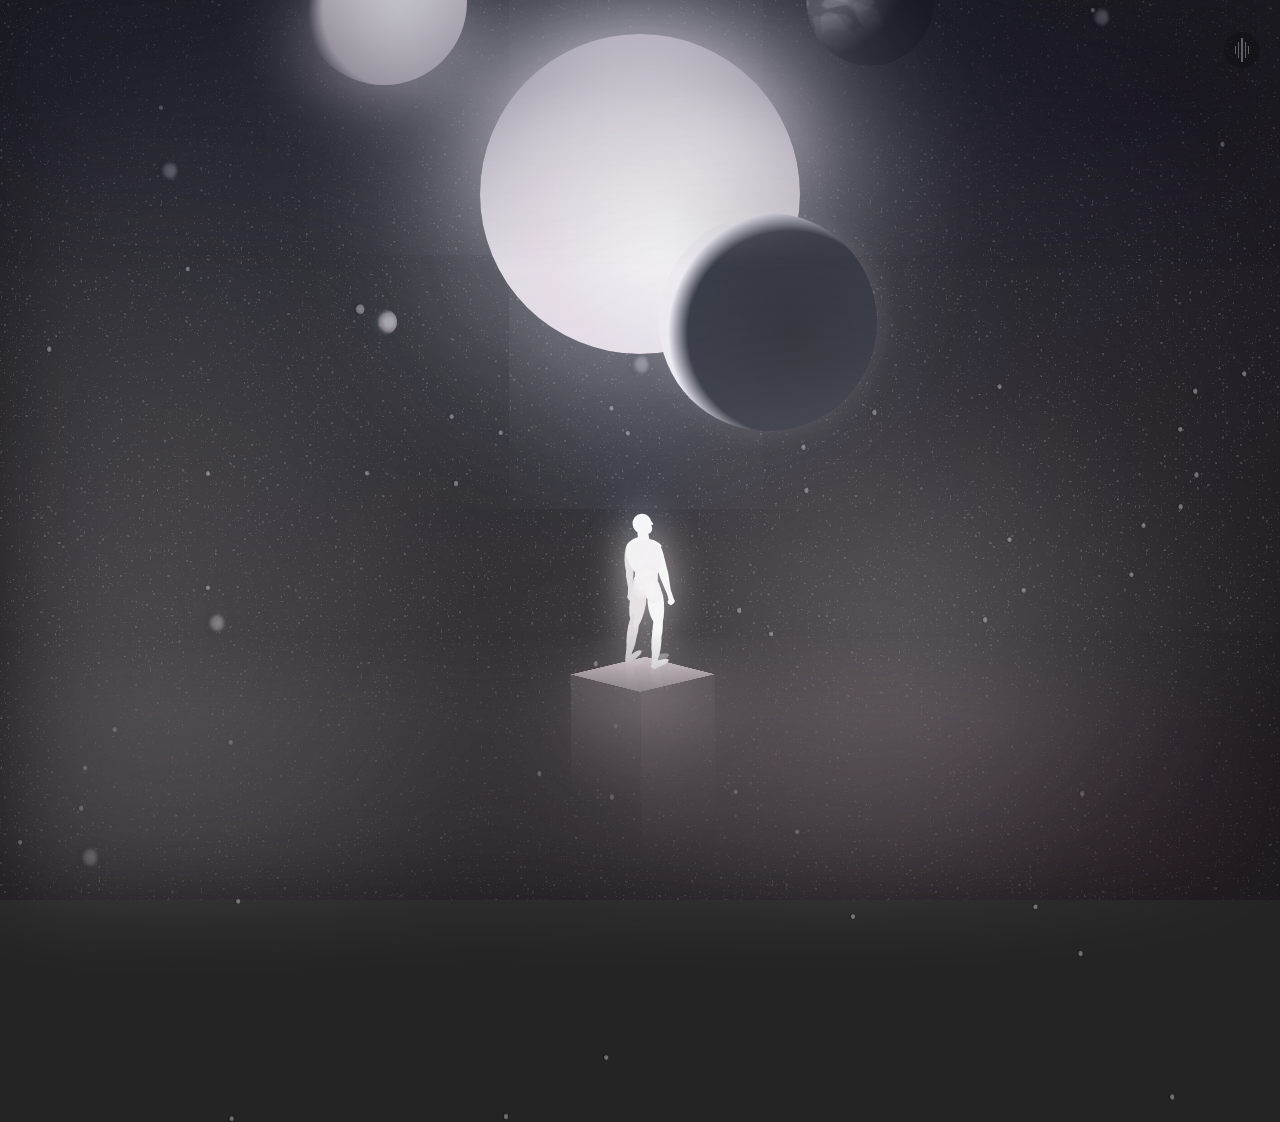
<file: assets/brain_pantheism.html>
<!DOCTYPE html>
<html lang="en">
<head>
  <meta charset="UTF-8" />
  <meta name="viewport" content="width=device-width, initial-scale=1.0" />
  <meta name="description" content="BrainPantheism - Psychological GOD Realization Programme">
  <meta name="keywords" content="Mind Heaven, BrainPantheism, GOD Realisation, Humayun Shariar Himu">
  <meta name="author" content="Humayun Shariar Himu">
  <title>BrainPantheism</title>
  <!-- Open Graph Metadata -->
  <meta property="og:title" content="BrainPantheism">
  <meta property="og:description" content="BrainPantheism - Psychological GOD Realization Programme">
  <meta property="og:image" content="https://raw.githubusercontent.com/HumayunShariarHimu/MindHeaven/refs/heads/main/ImageStorage/mind_heaven_cover.jpeg">
  <meta property="og:url" content="https://mindheaven.xyz">
  <meta property="og:type" content="website">  
  <!-- Twitter Card Metadata -->
  <meta name="twitter:card" content="summary_large_image">
  <meta name="twitter:title" content="BrainPantheism">
  <meta name="twitter:description" content="BrainPantheism - Psychological GOD Realization Programme">
  <meta name="twitter:image" content="https://raw.githubusercontent.com/HumayunShariarHimu/MindHeaven/refs/heads/main/ImageStorage/mind_heaven_cover.jpeg">
  <!-- Favicon -->
    <link rel="icon" href="https://raw.githubusercontent.com/HumayunShariarHimu/MindHeaven/refs/heads/main/ImageStorage/icon.png" type="image/x-icon">
  <!-- Structured Data -->
  <script type="application/ld+json">
  {
      "@context": "https://schema.org",
      "@type": "Application",
      "name": "BrainPantheism",
      "operatingSystem": "Web",
      "applicationCategory": "Psychological System",
      "description": "BrainPantheism - Psychological GOD Realization Programme",
      "logo": "./mind_heaven.png",
      "author": {
          "@type": "Organization",
          "name": "Mind Heaven"
      }
  }
</script>
  <link rel="stylesheet" href="./brain_pantheism.css">
  <link rel="stylesheet" href="./brainpantheism-min.css">
  <link rel="stylesheet" href="./brainPantheism-responsonsive.css">
</head>
<body>
  <!-- partial:index.partial.html -->
<div class="stars"></div>
  <div class="stars-highlights"></div>
  <div class="planets">
    <div></div>
    <div></div>
    <div></div>
    <div></div>
    <div></div>
  </div>
  <div class="planets-2">
    <div></div>
    <div></div>
    <div></div>
    <div></div>
    <div></div>
    <div></div>
    <div></div>
    <div></div>
    <div></div>
    <div></div>
    <div></div>
    <div></div>
    <div></div>
    <div></div>
    <div></div>
    <div></div>
    <div></div>
    <div></div>
    <div></div>
    <div></div>
    <div></div>
    <div></div>
    <div></div>
    <div></div>
    <div></div>
    <div></div>
    <div></div>
    <div></div>
    <div></div>
    <div></div>
    <div></div>
    <div></div>
    <div></div>
    <div></div>
    <div></div>
    <div></div>
    <div></div>
    <div></div>
    <div></div>
    <div></div>
    <div></div>
    <div></div>
    <div></div>
    <div></div>
    <div></div>
    <div></div>
    <div></div>
    <div></div>
    <div></div>
    <div></div>
  </div>
  <div class="startails">
    <div></div>
    <div></div>
    <div></div>
    <div></div>
    <div></div>
    <div></div>
    <div></div>
    <div></div>
    <div></div>
    <div></div>
    <div></div>
    <div></div>
    <div></div>
    <div></div>
    <div></div>
    <div></div>
    <div></div>
    <div></div>
    <div></div>
    <div></div>
    <div></div>
    <div></div>
    <div></div>
    <div></div>
    <div></div>
    <div></div>
    <div></div>
    <div></div>
    <div></div>
    <div></div>
    <div></div>
    <div></div>
    <div></div>
    <div></div>
    <div></div>
    <div></div>
    <div></div>
    <div></div>
    <div></div>
    <div></div>
    <div></div>
    <div></div>
    <div></div>
    <div></div>
    <div></div>
    <div></div>
    <div></div>
    <div></div>
    <div></div>
    <div></div>
    <div></div>
    <div></div>
    <div></div>
    <div></div>
    <div></div>
    <div></div>
    <div></div>
    <div></div>
    <div></div>
    <div></div>
    <div></div>
    <div></div>
    <div></div>
    <div></div>
    <div></div>
    <div></div>
    <div></div>
    <div></div>
    <div></div>
    <div></div>
    <div></div>
    <div></div>
    <div></div>
    <div></div>
    <div></div>
    <div></div>
    <div></div>
    <div></div>
    <div></div>
    <div></div>
    <div></div>
    <div></div>
    <div></div>
    <div></div>
    <div></div>
    <div></div>
    <div></div>
    <div></div>
    <div></div>
    <div></div>
    <div></div>
    <div></div>
    <div></div>
    <div></div>
    <div></div>
    <div></div>
    <div></div>
    <div></div>
    <div></div>
    <div></div>
    <div></div>
    <div></div>
    <div></div>
    <div></div>
    <div></div>
    <div></div>
    <div></div>
    <div></div>
    <div></div>
    <div></div>
    <div></div>
    <div></div>
    <div></div>
    <div></div>
    <div></div>
    <div></div>
    <div></div>
    <div></div>
    <div></div>
    <div></div>
    <div></div>
    <div></div>
    <div></div>
    <div></div>
    <div></div>
    <div></div>
    <div></div>
    <div></div>
    <div></div>
    <div></div>
    <div></div>
    <div></div>
    <div></div>
    <div></div>
    <div></div>
    <div></div>
    <div></div>
    <div></div>
    <div></div>
    <div></div>
    <div></div>
    <div></div>
    <div></div>
    <div></div>
    <div></div>
    <div></div>
    <div></div>
    <div></div>
    <div></div>
    <div></div>
    <div></div>
    <div></div>
    <div></div>
    <div></div>
    <div></div>
    <div></div>
    <div></div>
    <div></div>
    <div></div>
    <div></div>
    <div></div>
    <div></div>
    <div></div>
    <div></div>
    <div></div>
    <div></div>
    <div></div>
    <div></div>
    <div></div>
    <div></div>
    <div></div>
    <div></div>
    <div></div>
    <div></div>
    <div></div>
    <div></div>
    <div></div>
    <div></div>
    <div></div>
    <div></div>
    <div></div>
    <div></div>
    <div></div>
    <div></div>
    <div></div>
    <div></div>
    <div></div>
    <div></div>
    <div></div>
    <div></div>
    <div></div>
    <div></div>
    <div></div>
    <div></div>
    <div></div>
    <div></div>
    <div></div>
    <div></div>
    <div></div>
    <div></div>
  </div>
  <div class="scene">
    <div class="sun"></div>
    <div class="planet"></div>
    <div class="planet-2"></div>
    <div class="planet-3"></div>
    <div class="planet-4"></div>
    <div class="planet-6"></div>
    <div class="planet-5">
      <div class="structure-1"></div>
      <div class="structure-2"></div>
      <div class="structure-3"></div>
    </div>
    <div class="human">
      <div class="neck"></div>
      <div class="head"></div>
      <div class="body">
        <div class="shoulder"></div>
        <div class="back"></div>
        <div class="hip">
          <div class="center"></div>
        </div>
      </div>
      <div class="leg left">
        <div class="knee"></div>
        <div class="lower"></div>
      </div>
      <div class="leg right">
        <div class="knee"></div>
        <div class="lower"></div>
      </div>
      <div class="arm left">
        <div class="hand"></div>
      </div>
      <div class="arm right">
        <div class="hand"></div>
      </div>
    </div>
    <div class="human shadow">
      <div class="neck"></div>
      <div class="head"></div>
      <div class="body">
        <div class="shoulder"></div>
        <div class="back"></div>
        <div class="hip">
          <div class="center"></div>
        </div>
      </div>
      <div class="leg left">
        <div class="knee"></div>
        <div class="lower"></div>
      </div>
      <div class="leg right">
        <div class="knee"></div>
        <div class="lower"></div>
      </div>
      <div class="arm left">
        <div class="hand"></div>
      </div>
      <div class="arm right">
        <div class="hand"></div>
      </div>
    </div>
    <div class="cuboid">
      <div class="object">
        <div class="body"></div>
      </div>
      <div class="top">
        <div class="outline"></div>
        <div class="outline"></div>
        <div class="outline"></div>
        <div class="outline"></div>
      </div>
      <div class="front"></div>
      <div class="right"></div>
    </div>
  </div>
  <button id="audiobutton" class="audio-icon-button">
    <div class="bar"></div>
    <div class="bar"></div>
    <div class="bar"></div>
    <div class="bar"></div>
    <div class="bar"></div>
  </button>
  <audio id="audio" loop
    src="https://github.com/HumayunShariarHimu/MindHeaven/raw/refs/heads/main/AudioStorage/brain_wave_music.ogg"></audio>
  <div class="highlight"></div>
  <div class="color-filter"></div>
  <svg class=filter xmlns="http://www.w3.org/2000/svg">
    <filter id="stars">
      <feTurbulence baseFrequency="0.275" />
      <feColorMatrix values="0 0 0 9 -5
                               0 0 0 9 -4
                               0 0 0 9 -5
                               0 0 0 0 1" />
    </filter>
    <filter id="stars-highlights">
      <feTurbulence baseFrequency="0.675" />
      <feColorMatrix values="0 0 0 9 -5
                               0 0 0 9 -4
                               0 0 0 9 -5
                               0 0 0 0 1" />
    </filter>

    <filter id="planet-structure">
      <feTurbulence baseFrequency="0.195" />
      <feColorMatrix values="0 0 0 1 -9
                               0 0 0 9 -1.5
                               0 0 0 2 -6
                               0 0 0 0 1" />
    </filter>
  </svg>
  <script>
    (() => {
      window.audiobutton.addEventListener('click', () => {
        if (window.audio.paused) {
          window.audio.play();
        } else {
          window.audio.pause();
        }
      });
    })();
  </script>
  <!-- partial -->
</body>
</html>
</file>
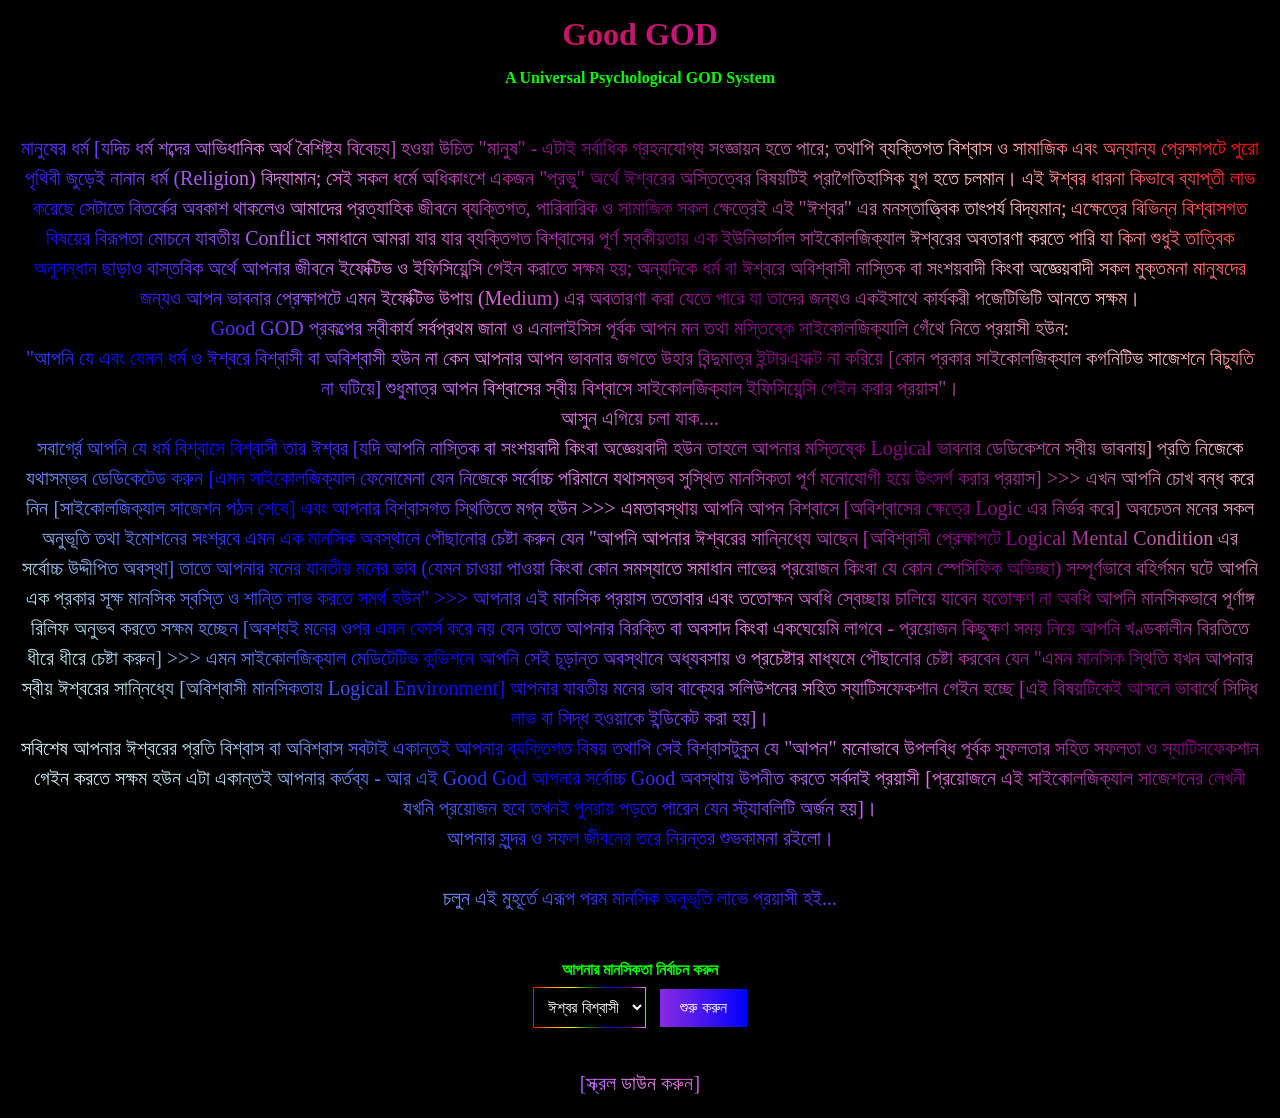
<file: assets/good_god.html>
<!DOCTYPE html>
<html lang="en">
<head>
  <meta charset="UTF-8" />
  <meta name="viewport" content="width=device-width, initial-scale=1.0" />
  <meta name="description" content="Good God - A Universal Psychological GOD System">
  <meta name="keywords" content="Mind Heaven, Good God, GOD Realisation, Humayun Shariar Himu">
  <meta name="author" content="Humayun Shariar Himu">
  <title>Good God</title>
  <!-- Open Graph Metadata -->
  <meta property="og:title" content="Good God">
  <meta property="og:description" content="Good God - A Universal Psychological GOD System">
  <meta property="og:image" content="https://raw.githubusercontent.com/HumayunShariarHimu/MindHeaven/refs/heads/main/ImageStorage/mind_heaven_cover.jpeg">
  <meta property="og:url" content="https://mindheaven.xyz">
  <meta property="og:type" content="website">  
  <!-- Twitter Card Metadata -->
  <meta name="twitter:card" content="summary_large_image">
  <meta name="twitter:title" content="Good God">
  <meta name="twitter:description" content="Good God - A Universal Psychological GOD System">
  <meta name="twitter:image" content="https://raw.githubusercontent.com/HumayunShariarHimu/MindHeaven/refs/heads/main/ImageStorage/mind_heaven_cover.jpeg">
  <!-- Favicon -->
    <link rel="icon" href="https://raw.githubusercontent.com/HumayunShariarHimu/MindHeaven/refs/heads/main/ImageStorage/icon.png" type="image/x-icon">
  <!-- Structured Data -->
  <script type="application/ld+json">
  {
      "@context": "https://schema.org",
      "@type": "Application",
      "name": "Good God",
      "operatingSystem": "Web",
      "applicationCategory": "Psychological System",
      "description": "Good God - A Universal Psychological GOD System",
      
      "logo": "./mind_heaven.png",
      "author": {
          "@type": "Organization",
          "name": "Mind Heaven"
      }
  }
  </script>
<link rel="stylesheet" href="./good_god_styles.css">
</head>
<body>
  <center>
    <h1>Good GOD</h1>
    <h2>A Universal Psychological GOD System</h2>
<br>
<p>মানুষের ধর্ম [যদিচ ধর্ম শব্দের আভিধানিক অর্থ বৈশিষ্ট্য বিবেচ্য] হওয়া উচিত "মানুষ" - এটাই সর্বাধিক গ্রহনযোগ্য সংজ্ঞায়ন হতে পারে; তথাপি ব্যক্তিগত বিশ্বাস ও সামাজিক এবং অন্যান্য প্রেক্ষাপটে পুরো পৃথিবী জুড়েই নানান ধর্ম (Religion) বিদ্যামান; সেই সকল ধর্মে অধিকাংশে একজন "প্রভু" অর্থে ঈশ্বরের অস্তিত্বের বিষয়টিই প্রাগৈতিহাসিক যুগ হতে চলমান। এই ঈশ্বর ধারনা কিভাবে ব্যাপ্তী লাভ করেছে সেটাতে বিতর্কের অবকাশ থাকলেও আমাদের প্রত্যাহিক জীবনে ব্যক্তিগত, পারিবারিক ও সামাজিক সকল ক্ষেত্রেই এই "ঈশ্বর" এর মনস্তাত্ত্বিক তাৎপর্য বিদ্যমান; এক্ষেত্রে বিভিন্ন বিশ্বাসগত বিষয়ের বিরূপতা মোচনে যাবতীয় Conflict সমাধানে আমরা যার যার ব্যক্তিগত বিশ্বাসের পূর্ণ স্বকীয়তায় এক ইউনিভার্সাল সাইকোলজিক্যাল ঈশ্বরের অবতারণা করতে পারি যা কিনা শুধুই তাত্বিক অনুসন্ধান ছাড়াও বাস্তবিক অর্থে আপনার জীবনে ইফেক্টিভ ও ইফিসিয়েন্সি গেইন করাতে সক্ষম হয়; অন্যদিকে ধর্ম বা ঈশ্বরে অবিশ্বাসী নাস্তিক বা সংশয়বাদী কিংবা অজ্ঞেয়বাদী সকল মুক্তমনা মানুষদের জন্যও আপন ভাবনার প্রেক্ষাপটে এমন ইফেক্টিভ উপায় (Medium) এর অবতারণা করা যেতে পারে যা তাদের জন্যও একইসাথে কার্যকরী পজেটিভিটি আনতে সক্ষম।
<br>
Good GOD প্রকল্পের স্বীকার্য সর্বপ্রথম জানা ও এনালাইসিস পূর্বক আপন মন তথা মস্তিষ্কে সাইকোলজিক্যালি গেঁথে নিতে প্রয়াসী হউন:
<br>
"আপনি যে এবং যেমন ধর্ম ও ঈশ্বরে বিশ্বাসী বা অবিশ্বাসী হউন না কেন আপনার আপন ভাবনার জগতে উহার বিন্দুমাত্র ইন্টারএ্যাক্ট না করিয়ে [কোন প্রকার সাইকোলজিক্যাল কগনিটিভ সাজেশনে বিচ্যুতি না ঘটিয়ে] শুধুমাত্র আপন বিশ্বাসের স্বীয় বিশ্বাসে সাইকোলজিক্যাল ইফিসিয়েন্সি গেইন করার প্রয়াস"।
<br>
আসুন এগিয়ে চলা যাক....
<br>
সবার্গ্রে আপনি যে ধর্ম বিশ্বাসে বিশ্বাসী তার ঈশ্বর [যদি আপনি নাস্তিক বা সংশয়বাদী কিংবা অজ্ঞেয়বাদী হউন তাহলে আপনার মস্তিষ্কে Logical ভাবনার ডেডিকেশনে স্বীয় ভাবনায়] প্রতি নিজেকে যথাসম্ভব ডেডিকেটেড করুন [এমন সাইকোলজিক্যাল ফেনোমেনা যেন নিজেকে সর্বোচ্চ পরিমানে যথাসম্ভব সুস্থিত মানসিকতা পূর্ণ মনোযোগী হয়ে উৎসর্গ করার প্রয়াস] >>> এখন আপনি চোখ বন্ধ করে নিন [সাইকোলজিক্যাল সাজেশন পঠন শেষে] এবং আপনার বিশ্বাসগত স্থিতিতে মগ্ন হউন >>> এমতাবস্থায় আপনি আপন বিশ্বাসে [অবিশ্বাসের ক্ষেত্রে Logic এর নির্ভর করে] অবচেতন মনের সকল অনুভূতি তথা ইমোশনের সংশ্রবে এমন এক মানসিক অবস্থানে পৌছানোর চেষ্টা করুন যেন "আপনি আপনার ঈশ্বরের সান্নিধ্যে আছেন [অবিশ্বাসী প্রেক্ষাপটে Logical Mental Condition এর সর্বোচ্চ উদ্দীপিত অবস্থা] তাতে আপনার মনের যাবতীয় মনের ভাব (যেমন চাওয়া পাওয়া কিংবা কোন সমস্যাতে সমাধান লাভের প্রয়োজন কিংবা যে কোন স্পেসিফিক অভিচ্ছা) সম্পূর্ণভাবে বহির্গমন ঘটে আপনি এক প্রকার সূক্ষ মানসিক স্বস্তি ও শান্তি লাভ করতে সমর্থ হউন" >>> আপনার এই মানসিক প্রয়াস ততোবার এবং ততোক্ষন অবধি স্বেচ্ছায় চালিয়ে যাবেন যতোক্ষণ না অবধি আপনি মানসিকভাবে পূর্ণাঙ্গ রিলিফ অনুভব করতে সক্ষম হচ্ছেন [অবশ্যই মনের ওপর এমন ফোর্স করে নয় যেন তাতে আপনার বিরক্তি বা অবসাদ কিংবা একঘেয়েমি লাগবে - প্রয়োজন কিছুক্ষণ সময় নিয়ে আপনি খণ্ডকালীন বিরতিতে ধীরে ধীরে চেষ্টা করুন] >>> এমন সাইকোলজিক্যাল মেডিটেটিভ কন্ডিশনে আপনি সেই চূড়ান্ত অবস্থানে অধ্যবসায় ও প্রচেষ্টার মাধ্যমে পৌছানোর চেষ্টা করবেন যেন "এমন মানসিক স্থিতি যখন আপনার স্বীয় ঈশ্বরের সান্নিধ্যে [অবিশ্বাসী মানসিকতায় Logical Environment] আপনার যাবতীয় মনের ভাব বাক্যের সলিউশনের সহিত স্যাটিসফেকশান গেইন হচ্ছে [এই বিষয়টিকেই আসলে ভাবার্থে সিদ্ধি লাভ বা সিদ্ধ হওয়াকে ইন্ডিকেট করা হয়]।
<br>
সবিশেষ আপনার ঈশ্বরের প্রতি বিশ্বাস বা অবিশ্বাস সবটাই একান্তই আপনার ব্যক্তিগত বিষয় তথাপি সেই বিশ্বাসটুকুন যে "আপন" মনোভাবে উপলব্ধি পূর্বক সুফলতার সহিত সফলতা ও স্যাটিসফেকশান গেইন করতে সক্ষম হউন এটা একান্তই আপনার কর্তব্য - আর এই Good God আপনার সর্বোচ্চ Good অবস্থায় উপনীত করতে সর্বদাই প্রয়াসী [প্রয়োজনে এই সাইকোলজিক্যাল সাজেশনের লেখনী যখনি প্রয়োজন হবে তখনই পুনরায় পড়তে পারেন যেন স্ট্যাবলিটি অর্জন হয়]।
<br>
আপনার সুন্দর ও সফল জীবনের তরে নিরন্তর শুভকামনা রইলো।
<br></br>
চলুন এই মুহূর্তে এরূপ পরম মানসিক অনুভূতি লাভে প্রয়াসী হই...
</center>
</p>
<section id="belief-section">
        <h2>আপনার মানসিকতা নির্বাচন করুন</h2>
        <select id="belief-selector">
            <option value="believer">ঈশ্বর বিশ্বাসী</option>
            <option value="non-believer">অবিশ্বাসী</option>
            <option value="agnostic">অজ্ঞেয়বাদী</option>
            <option value="skeptic">সংশয়বাদী</option>
        </select>
        <button id="start-session-btn">শুরু করুন</button>
    </section>
<center><p>[স্ক্রল ডাউন করুন]</p></center>
    <section id="meditation-section" class="hidden">
        <h2>সাইকোলজিক্যাল সেশান</h2>
        <p id="meditation-text">আপনার সাইকোলজিক্যাল মেডিটেশন সেশন শুরু করতে প্রস্তুত হন...</p>
        <button id="start-meditation-btn">মেডিটেশন শুরু করুন</button>
    </section>
<script src="./good_god_script.js"></script>
</body>
</html>
</file>
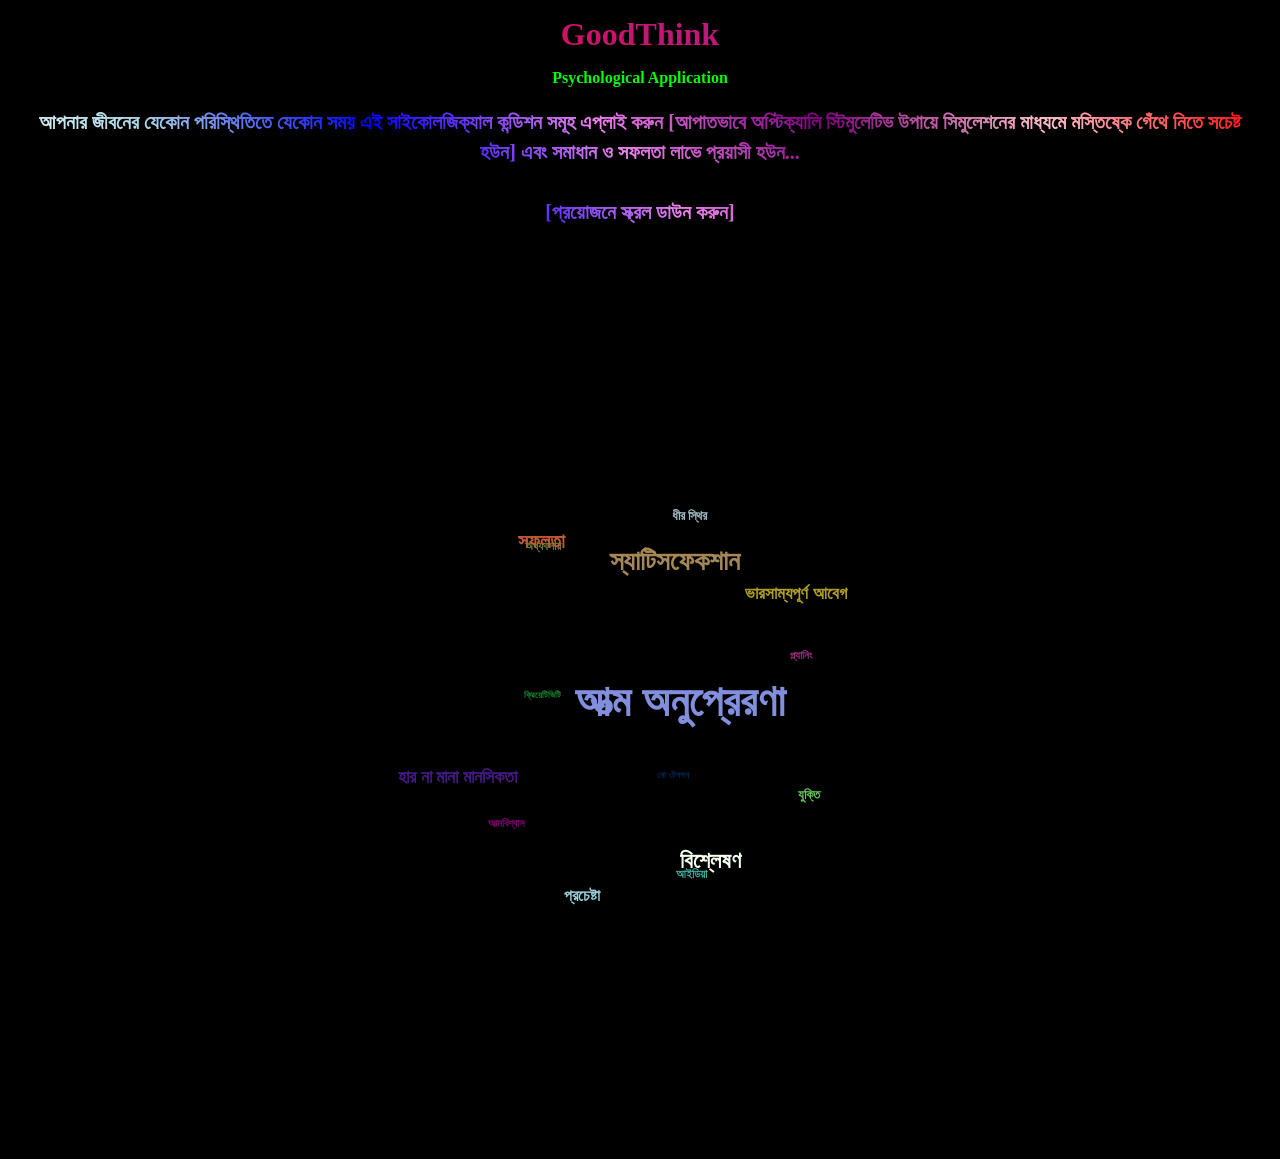
<file: assets/good_think.html>
<!DOCTYPE html>
<html lang="en" >
<head>
  <meta charset="UTF-8" />
  <meta name="viewport" content="width=device-width, initial-scale=1.0" />
  <meta name="description" content="GoodThink - An Application For Psychological Stimulative Optical Simulation of Mind Heaven">
    <meta name="keywords" content="Mind Heaven, GoodThink, Psychological Stimulative Optical Simulation, Humayun Shariar Himu">
    <meta name="author" content="Humayun Shariar Himu">
    <title>GoodThink - Psychological Application</title>
    <!-- Open Graph Metadata -->
    <meta property="og:title" content="GoodThink - Psychological Application">
    <meta property="og:description" content="GoodThink - An Application For Psychological Stimulative Optical Simulation of Mind Heaven">
    <meta property="og:image" content="https://raw.githubusercontent.com/HumayunShariarHimu/MindHeaven/refs/heads/main/ImageStorage/mind_heaven_cover.jpeg">
    <meta property="og:url" content="https://mindheaven.xyz">
    <meta property="og:type" content="website">  
    <!-- Twitter Card Metadata -->
    <meta name="twitter:card" content="summary_large_image">
    <meta name="twitter:title" content="GoodThink - Psychological Application">
    <meta name="twitter:description" content="GoodThink - An Application For Psychological Stimulative Optical Simulation of Mind Heaven">
    <meta name="twitter:image" content="https://raw.githubusercontent.com/HumayunShariarHimu/MindHeaven/refs/heads/main/ImageStorage/mind_heaven_cover.jpeg">  
    <!-- Favicon -->
    <link rel="icon" href="https://raw.githubusercontent.com/HumayunShariarHimu/MindHeaven/refs/heads/main/ImageStorage/icon.png" type="image/x-icon">
    <!-- Stylesheets -->
    <link rel="stylesheet" href="./good_think_style.css">
    <!-- Structured Data -->
    <script type="application/ld+json">
    {
        "@context": "https://schema.org",
        "@type": "Application",
        "name": "GoodThink",
        "operatingSystem": "Web",
        "applicationCategory": "Psychological Stimulative Optical Simulation",
        "description": "GoodThink - An Application For Psychological Stimulative Optical Simulation of Mind Heaven",
        
        "logo": "./mind_heaven.png",
        "author": {
            "@type": "Organization",
            "name": "Mind Heaven"
        }
    }
    </script>
</head>
<body>
<center>
	<h1>GoodThink</h1>
<h2 style="color:lime;">Psychological Application</2>
<p>
আপনার জীবনের যেকোন পরিস্থিতিতে যেকোন সময় এই সাইকোলজিক্যাল কন্ডিশন সমূহ এপ্লাই করুন [আপাতভাবে অপ্টিক্যালি স্টিমুলেটিভ উপায়ে সিমুলেশনের মাধ্যমে মস্তিষ্কে গেঁথে নিতে সচেষ্ট হউন] এবং সমাধান ও সফলতা লাভে প্রয়াসী হউন...
<br></br>
[প্রয়োজনে স্ক্রল ডাউন করুন]
</p>
</center>
<!-- partial:index.partial.html -->
<div class="tagBall">
  <a class="tag" target="_blank">নো টেনশন</a>
  <a class="tag" target="_blank">আইডিয়া</a>
  <a class="tag" target="_blank">যুক্তি</a>
  <a class="tag" target="_blank">প্ল্যানিং</a>
  <a class="tag" target="_blank"> </a>
  <a class="tag" target="_blank">ক্রিয়েটিভিটি</a>
  <a class="tag" target="_blank">আত্মবিশ্বাস</a>
  <a class="tag" target="_blank">প্রচেষ্টা </a>
  <a class="tag" target="_blank">বিশ্লেষণ</a>
  <a class="tag" target="_blank"></a>
  <a class="tag" target="_blank">ভারসাম্যপূর্ণ আবেগ</a>
  <a class="tag" target="_blank">ধীর স্থির</a>
  <a class="tag" target="_blank">অধ্যবসায়</NEXT></a>
  <a class="tag" target="_blank"></a>
  <a class="tag" target="_blank">হার না মানা মানসিকতা</a>
  <a class="tag" target="_blank"></a>
  <a class="tag" target="_blank">আত্ম অনুপ্রেরণা</a>
  <a class="tag" target="_blank">স্যাটিসফেকশান</a>
  <a class="tag" target="_blank">সফলতা</a>
  <a class="tag" target="_blank"></a>
</div>
<!-- partial -->
  <script src='https://code.jquery.com/jquery-3.6.0.slim.min.js'></script><script  src="./good_think_script.js"></script>
</body>
</html>
</file>
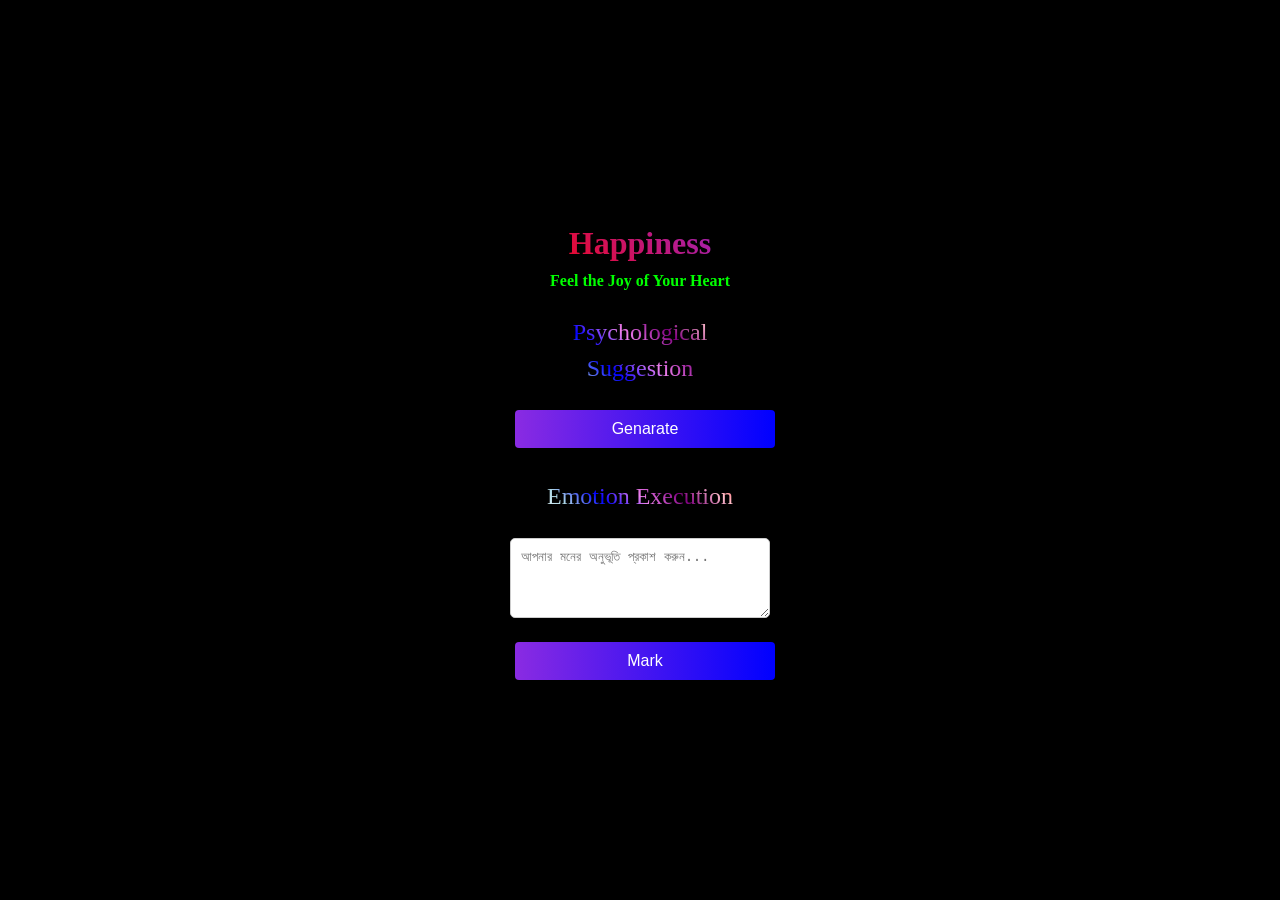
<file: assets/happiness.html>
<!DOCTYPE html>
<html lang="en">
<head>
  <meta charset="UTF-8" />
  <meta name="viewport" content="width=device-width, initial-scale=1.0" />
  <meta name="description" content="Happiness - Feel the Joy of Your Heart">
  <meta name="keywords" content="Mind Heaven,Happiness, lJoy,Humayun Shariar Himu">
  <meta name="author" content="Humayun Shariar Himu">
  <title>Happiness</title>
  <!-- Open Graph Metadata -->
  <meta property="og:title" content="Happiness">
  <meta property="og:description" content="Happiness – Feel the Joy of Your Heart

">
  <meta property="og:image" content="https://raw.githubusercontent.com/HumayunShariarHimu/MindHeaven/refs/heads/main/ImageStorage/mind_heaven_cover.jpeg">
  <meta property="og:url" content="https://mindheaven.xyz">
  <meta property="og:type" content="website">  
  <!-- Twitter Card Metadata -->
  <meta name="twitter:card" content="summary_large_image">
  <meta name="twitter:title" content="Happiness">
  <meta name="twitter:description" content="Happiness – Feel the Joy of Your Heart

">
  <meta name="twitter:image" content="https://raw.githubusercontent.com/HumayunShariarHimu/MindHeaven/refs/heads/main/ImageStorage/mind_heaven_cover.jpeg">
  <!-- Favicon -->
    <link rel="icon" href="https://raw.githubusercontent.com/HumayunShariarHimu/MindHeaven/refs/heads/main/ImageStorage/icon.png" type="image/x-icon">
  <!-- Structured Data -->
  <script type="application/ld+json">
  {
      "@context": "https://schema.org",
      "@type": "Application",
      "name": "Happiness",
      "operatingSystem": "Web",
      "applicationCategory": "Psychological System",
      "description": "Happiness - Feel the Joy of Your Heart",
      
      "logo": "./mind_heaven.png",
      "author": {
          "@type": "Organization",
          "name": "Mind Heaven"
      }
  }
  </script>
<link rel="stylesheet" href="./happiness_style.css">
</head>
</head>
<body>
  <div class="container">
    <h1>Happiness</h1>
    <h2>Feel the Joy of Your Heart</h2>
    <div id="quote-box">
      <p id="quote">Psychological Suggestion</p>
      <button id="new-quote">Genarate</button>
    </div>
    <div id="gratitude-box">
      <p>Emotion Execution</p>
      <textarea id="gratitude-input" placeholder="আপনার মনের অনুভূতি প্রকাশ করুন..."></textarea>
      <button id="save-gratitude">Mark</button>
    </div>
  </div>

  <script src="./happiness_script.js"></script>
</body>
</html>
</file>
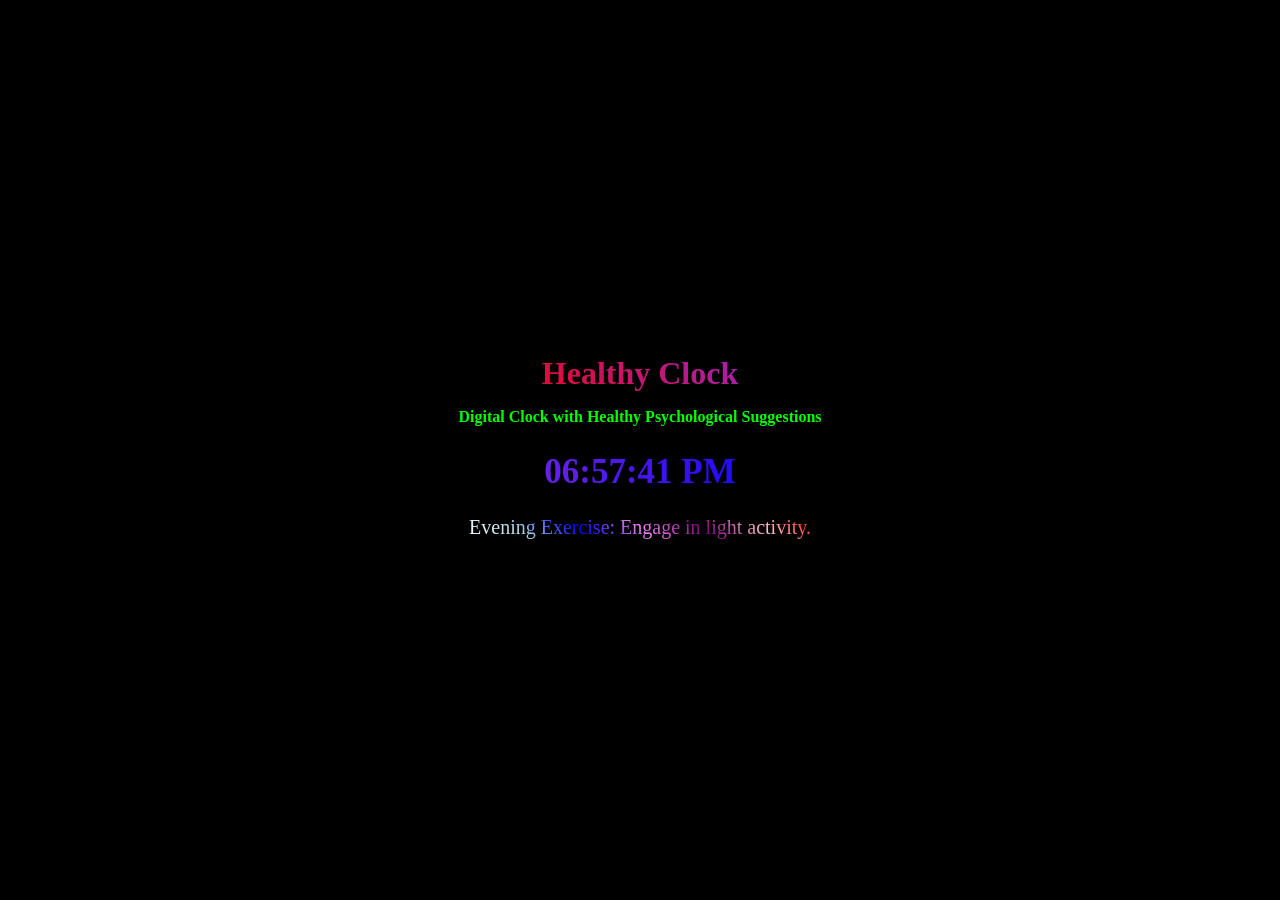
<file: assets/healthy_clock.html>
<!DOCTYPE html>
<html lang="en" >
<head>
  <meta charset="UTF-8" />
  <meta name="viewport" content="width=device-width, initial-scale=1.0" />
  <meta name="description" content="Healthy Clock - A Digital Clock with Healthy Psychological Suggestions According Daily Natural Activity">
    <meta name="keywords" content="Mind Heaven, Healthy Clock, Digital Clock, Healthy Psychological Suggestions, Healthy Natural Activities Routine, Humayun Shariar Himu">
    <meta name="author" content="Humayun Shariar Himu">
    <title>Healthy Clock</title>
    <!-- Open Graph Metadata -->
    <meta property="og:title" content="Healthy Clock">
    <meta property="og:description" content="Healthy Clock - A Digital Clock with Healthy Psychological Suggestions According Daily Natural Activity">
    <meta property="og:image" content="https://raw.githubusercontent.com/HumayunShariarHimu/MindHeaven/refs/heads/main/ImageStorage/mind_heaven_cover.jpeg">
    <meta property="og:url" content="https://mindheaven.xyz">
    <meta property="og:type" content="website">  
    <!-- Twitter Card Metadata -->
    <meta name="twitter:card" content="summary_large_image">
    <meta name="twitter:title" content="Healthy Clock">
    <meta name="twitter:description" content="Healthy Clock - A Digital Clock with Healthy Psychological Suggestions According Daily Natural Activity">
    <meta name="twitter:image" content="https://raw.githubusercontent.com/HumayunShariarHimu/MindHeaven/refs/heads/main/ImageStorage/mind_heaven_cover.jpeg">  
    <!-- Favicon -->
    <link rel="icon" href="https://raw.githubusercontent.com/HumayunShariarHimu/MindHeaven/refs/heads/main/ImageStorage/icon.png" type="image/x-icon">
    <!-- Structured Data -->
    <script type="application/ld+json">
    {
        "@context": "https://schema.org",
        "@type": "Application",
        "name": "Healthy Clock",
        "operatingSystem": "Web",
        "applicationCategory": "Digital Clock with Healthy Psychological Suggestions System",
        "description": "Healthy Clock - A Digital Clock with Healthy Psychological Suggestions According Daily Natural Activity",
        "logo": "./mind_heaven.png",
        "author": {
            "@type": "Organization",
            "name": "Mind Heaven"
        }
    }
    </script>
<link rel="stylesheet" href="./healthy_clock_style.css">
</head>
<body>
  <div class="clock-container">
  	<h1>Healthy Clock</h1>
<h2>Digital Clock with Healthy Psychological Suggestions</h2>
<br>
    <div class="time" id="time"></div>
    <div class="activity" id="activity"></div>
  </div>
<script src="./healthy_clock_script.js"></script>
</body>
</html>
</file>
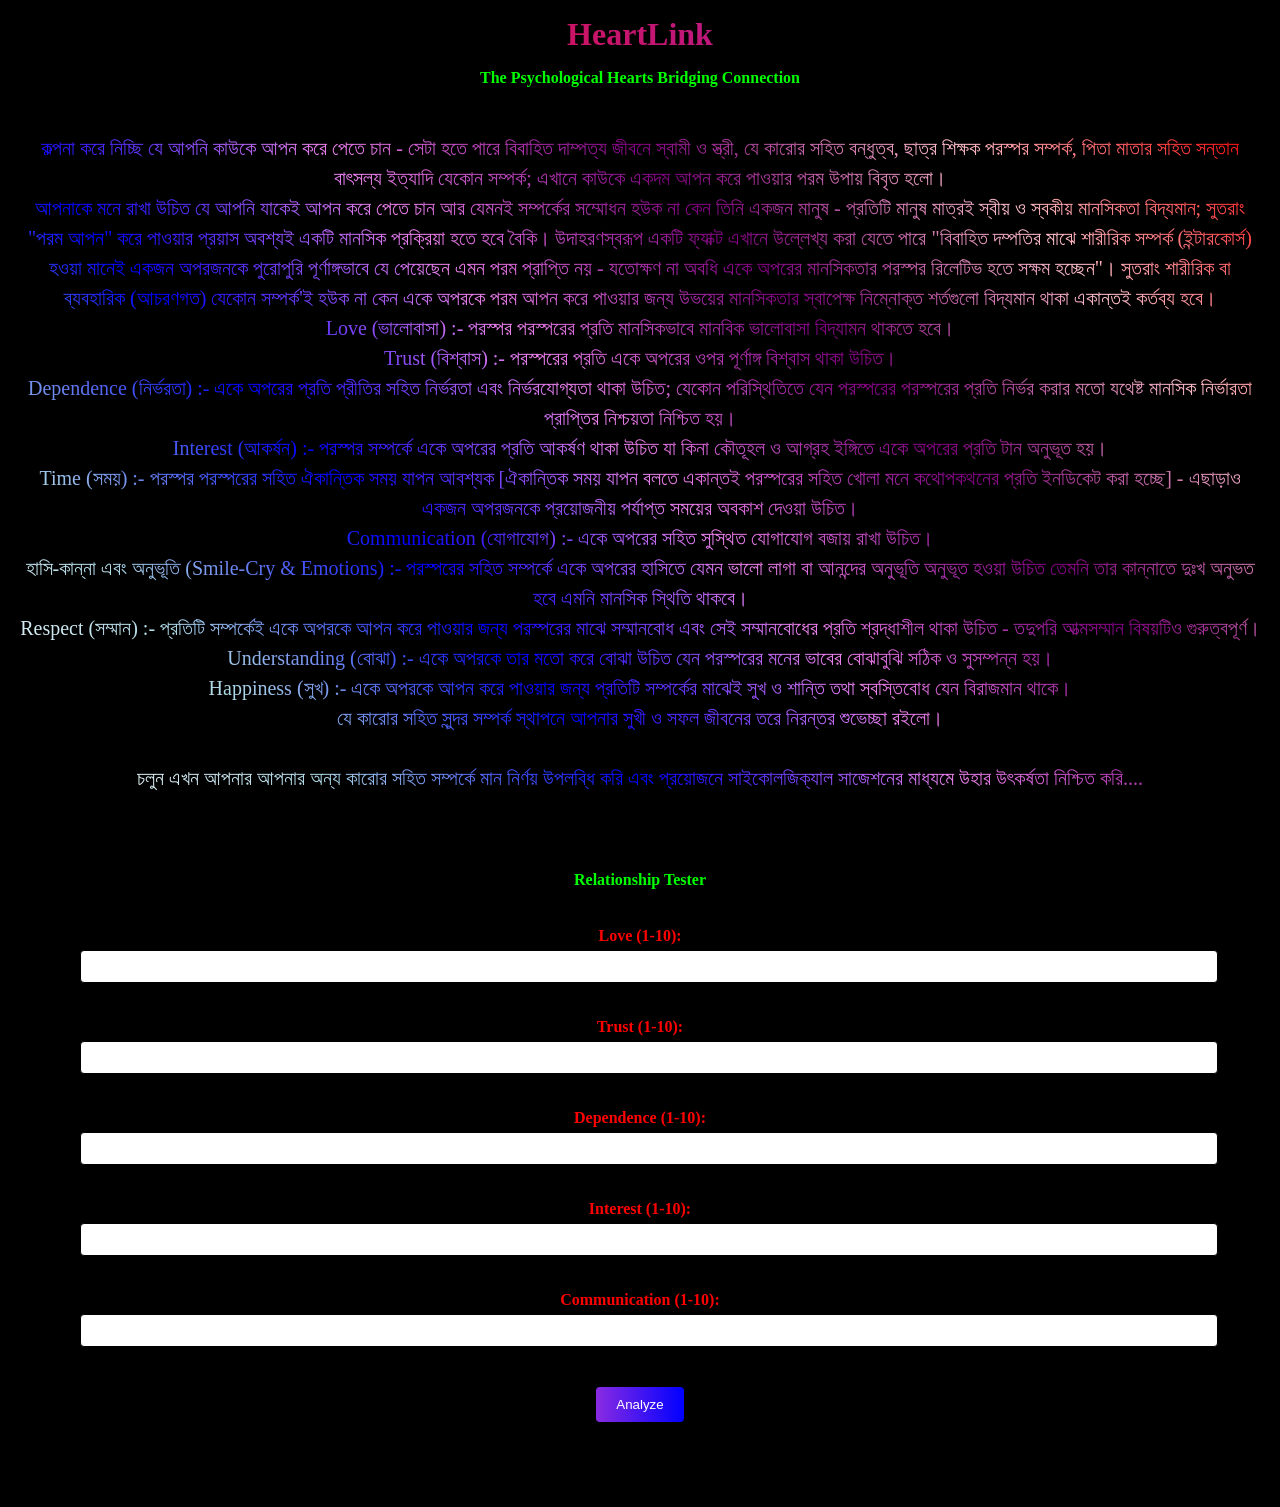
<file: assets/heart_link.html>
<!DOCTYPE html>
<html lang="en">
<head>
  <meta charset="UTF-8" />
  <meta name="viewport" content="width=device-width, initial-scale=1.0" />
  <meta name="description" content="HeartLink - The Psychological Hearts Bridging Connection">
  <meta name="keywords" content="Mind Heaven, Heart Link,Psychological connection,Emotional bridging,Heart-to-heart connection,Psychological bonding,Emotional intelligence,Interpersonal relationships,Mental health connection,Human connection,Positive psychology,Emotional healing,Mind and heart balance,Bridging relationships,Empathy and understanding,Psychological harmony,Humayun Shariar Himu">
  <meta name="author" content="Humayun Shariar Himu">
  <title>HeartLink</title>
  <!-- Open Graph Metadata -->
  <meta property="og:title" content="HeartLink">
  <meta property="og:description" content="HeartLink - The Psychological Hearts Bridging Connection">
  <meta property="og:image" content="./mind_heaven_cover.jpeg">
  <meta property="og:url" content="https://mindheaven.xyz">
  <meta property="og:type" content="website">  
  <!-- Twitter Card Metadata -->
  <meta name="twitter:card" content="summary_large_image">
  <meta name="twitter:title" content="HeartLink">
  <meta name="twitter:description" content="HeartLink - The Psychological Hearts Bridging Connection">
  <meta name="twitter:image" content="./mind_heaven_cover.jpeg">  
  <!-- Favicon -->
  <link rel="icon" href="./icon.png" type="image/x-icon">
    <!-- Stylesheets -->
    <link rel="stylesheet" href="./heart_link_style.css">
  <!-- Structured Data -->
  <script type="application/ld+json">
  {
      "@context": "https://schema.org",
      "@type": "Application",
      "name": "HeartLink",
      "operatingSystem": "Web",
      "applicationCategory": "Psychological System",
      "description": "HeartLink - The Psychological Hearts Bridging Connection",
      
      "logo": "./mind_heaven.png",
      "author": {
          "@type": "Organization",
          "name": "Mind Heaven"
      }
  }
  </script>
</head>
<body>
  <center>
    <h1>HeartLink</h1>
    <h2>The Psychological Hearts Bridging Connection</h2>
<br>
<p>
কল্পনা করে নিচ্ছি যে আপনি কাউকে আপন করে পেতে চান - সেটা হতে পারে বিবাহিত দাম্পত্য জীবনে স্বামী ও স্ত্রী, যে কারোর সহিত বন্ধুত্ব, ছাত্র শিক্ষক পরস্পর সম্পর্ক, পিতা মাতার সহিত সন্তান বাৎসল্য ইত্যাদি যেকোন সম্পর্ক; এখানে কাউকে একদম আপন করে পাওয়ার পরম উপায় বিবৃত হলো।
<br>
আপনাকে মনে রাখা উচিত যে আপনি যাকেই আপন করে পেতে চান আর যেমনই সম্পর্কের সম্মোধন হউক না কেন তিনি একজন মানুষ - প্রতিটি মানুষ মাত্রই স্বীয় ও স্বকীয় মানসিকতা বিদ্যমান; সুতরাং "পরম আপন" করে পাওয়ার প্রয়াস অবশ্যই একটি মানসিক প্রক্রিয়া হতে হবে বৈকি। উদাহরণস্বরূপ একটি ফ্যাক্ট এখানে উল্লেখ্য করা যেতে পারে "বিবাহিত দম্পতির মাঝে শারীরিক সম্পর্ক (ইন্টারকোর্স) হওয়া মানেই একজন অপরজনকে পুরোপুরি পূর্ণাঙ্গভাবে যে পেয়েছেন এমন পরম প্রাপ্তি নয় - যতোক্ষণ না অবধি একে অপরের মানসিকতার পরস্পর রিলেটিভ হতে সক্ষম হচ্ছেন"। সুতরাং শারীরিক বা ব্যবহারিক (আচরণগত) যেকোন সম্পর্ক'ই হউক না কেন একে অপরকে পরম আপন করে পাওয়ার জন্য উভয়ের মানসিকতার স্বাপেক্ষ নিম্নোক্ত শর্তগুলো বিদ্যমান থাকা একান্তই কর্তব্য হবে।
<br>
Love (ভালোবাসা) :- পরস্পর পরস্পরের প্রতি মানসিকভাবে মানবিক ভালোবাসা বিদ্যামন থাকতে হবে।
<br>
Trust (বিশ্বাস) :- পরস্পরের প্রতি একে অপরের ওপর পূর্ণাঙ্গ বিশ্বাস থাকা উচিত।
<br>
Dependence (নির্ভরতা) :- একে অপরের প্রতি প্রীতির সহিত নির্ভরতা এবং নির্ভরযোগ্যতা থাকা উচিত; যেকোন পরিস্থিতিতে যেন পরস্পরের পরস্পরের প্রতি নির্ভর করার মতো যথেষ্ট মানসিক নির্ভারতা প্রাপ্তির নিশ্চয়তা নিশ্চিত হয়।
<br>
Interest (আকর্ষন) :- পরস্পর সম্পর্কে একে অপরের প্রতি আকর্ষণ থাকা উচিত যা কিনা কৌতূহল ও আগ্রহ ইঙ্গিতে একে অপরের প্রতি টান অনুভূত হয়।
<br>
Time (সময়) :- পরস্পর পরস্পরের সহিত ঐকান্তিক সময় যাপন আবশ্যক [ঐকান্তিক সময় যাপন বলতে একান্তই পরস্পরের সহিত খোলা মনে কথোপকথনের প্রতি ইনডিকেট করা হচ্ছে] - এছাড়াও একজন অপরজনকে প্রয়োজনীয় পর্যাপ্ত সময়ের অবকাশ দেওয়া উচিত।
<br>
Communication (যোগাযোগ) :- একে অপরের  সহিত সুস্থিত যোগাযোগ বজায় রাখা উচিত।
<br>
হাসি-কান্না এবং অনুভূতি (Smile-Cry & Emotions) :- পরস্পরের সহিত সম্পর্কে একে অপরের হাসিতে যেমন ভালো লাগা বা আনন্দের অনুভূতি অনুভূত হওয়া উচিত তেমনি তার কান্নাতে দুঃখ অনুভত হবে এমনি মানসিক স্থিতি থাকবে।
<br>
Respect (সম্মান) :- প্রতিটি সম্পর্কেই একে অপরকে আপন করে পাওয়ার জন্য পরস্পরের মাঝে সম্মানবোধ এবং সেই সম্মানবোধের প্রতি শ্রদ্ধাশীল থাকা উচিত - তদুপরি আত্মসম্মান বিষয়টিও গুরুত্বপূর্ণ।
<br>
Understanding (বোঝা) :- একে অপরকে তার মতো করে বোঝা উচিত যেন পরস্পরের মনের ভাবের বোঝাবুঝি সঠিক ও সুসম্পন্ন হয়।
<br>
Happiness (সুখ) :- একে অপরকে আপন করে পাওয়ার জন্য প্রতিটি সম্পর্কের মাঝেই সুখ ও শান্তি তথা স্বস্তিবোধ যেন বিরাজমান থাকে।
<br>
যে কারোর সহিত সুন্দর সম্পর্ক স্থাপনে আপনার সুখী ও সফল জীবনের তরে নিরন্তর শুভেচ্ছা রইলো।
<br></br>
চলুন এখন আপনার আপনার অন্য কারোর সহিত সম্পর্কে মান নির্ণয় উপলব্ধি করি এবং প্রয়োজনে সাইকোলজিক্যাল সাজেশনের মাধ্যমে উহার উৎকর্ষতা নিশ্চিত করি....
<br>
</p>
<main>
	<center>
    <section id="evaluation">
      <h2>Relationship Tester</h2>
      <form id="relationshipForm">
        <div class="question">
          <label for="love">Love (1-10):</label>
          <input type="number" id="love" name="love" min="1" max="10" required>
        </div>
        <div class="question">
          <label for="trust">Trust (1-10):</label>
          <input type="number" id="trust" name="trust" min="1" max="10" required>
        </div>
        <div class="question">
          <label for="dependence">Dependence (1-10):</label>
          <input type="number" id="dependence" name="dependence" min="1" max="10" required>
        </div>
        <div class="question">
          <label for="interest">Interest (1-10):</label>
          <input type="number" id="interest" name="interest" min="1" max="10" required>
        </div>
        <div class="question">
          <label for="communication">Communication (1-10):</label>
          <input type="number" id="communication" name="communication" min="1" max="10" required>
        </div>
        <button type="submit">Analyze</button>
      </form>
    </section>
    <section id="result" style="display: none;">
      <h2>Analysis</h2>
      <div id="analysis"></div>
    </section>
</center>
  </main>
</center>
<script  src="./heart_link_script.js"></script>
</body>
</html>
</file>
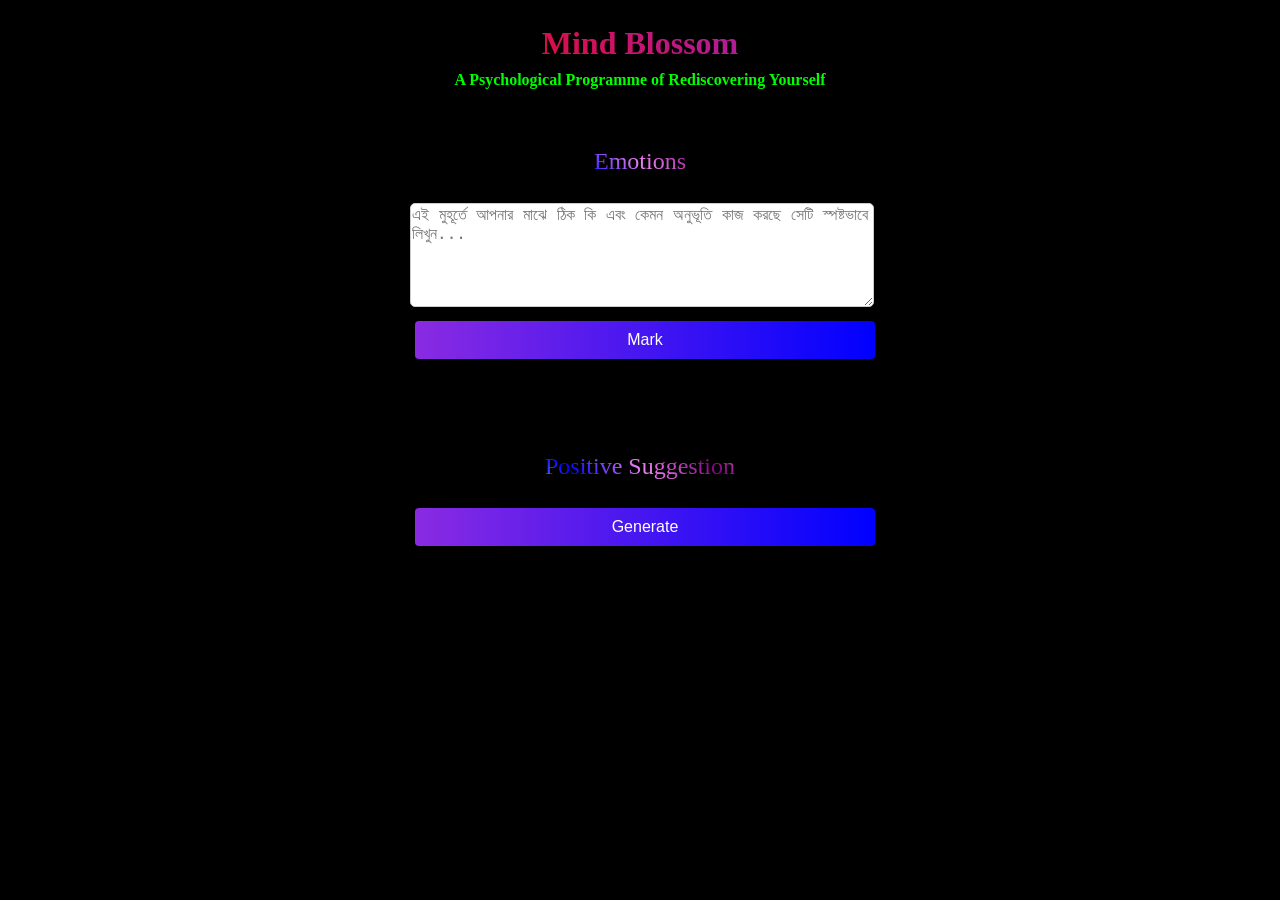
<file: assets/mind_blossom.html>
<!DOCTYPE html>
<html lang="en">
<head>
  <meta charset="UTF-8" />
  <meta name="viewport" content="width=device-width, initial-scale=1.0" />
  <meta name="description" content="Mind Blossom - A Psychological Programme of Rediscovering Yourself">
  <meta name="keywords" content="Mind Heaven, Mind Blossom, Rediscovering Yourself, Humayun Shariar Himu">
  <meta name="author" content="Humayun Shariar Himu">
  <title>Mind Blossom</title>
  <!-- Open Graph Metadata -->
  <meta property="og:title" content="Mind Blossom">
  <meta property="og:description" content="Mind Blossom - A Psychological Programme of Rediscovering Yourself">
  <meta property="og:image" content="https://raw.githubusercontent.com/HumayunShariarHimu/MindHeaven/refs/heads/main/ImageStorage/mind_heaven_cover.jpeg">
  <meta property="og:url" content="https://mindheaven.xyz">
  <meta property="og:type" content="website">  
  <!-- Twitter Card Metadata -->
  <meta name="twitter:card" content="summary_large_image">
  <meta name="twitter:title" content="Mind Blossom">
  <meta name="twitter:description" content="Mind Blossom - A Psychological Programme of Rediscovering Yourself">
  <meta name="twitter:image" content="https://raw.githubusercontent.com/HumayunShariarHimu/MindHeaven/refs/heads/main/ImageStorage/mind_heaven_cover.jpeg">
  <!-- Favicon -->
    <link rel="icon" href="https://raw.githubusercontent.com/HumayunShariarHimu/MindHeaven/refs/heads/main/ImageStorage/icon.png" type="image/x-icon">
  <!-- Structured Data -->
  <script type="application/ld+json">
  {
      "@context": "https://schema.org",
      "@type": "Application",
      "name": "Mind Blossom",
      "operatingSystem": "Web",
      "applicationCategory": "Psychological System",
      "description": "Mind Blossom - A Psychological Programme of Rediscovering Yourself",
      
      "logo": "./mind_heaven.png",
      "author": {
          "@type": "Organization",
          "name": "Mind Heaven"
      }
  }
  </script>
<link rel="stylesheet" href="./mind_blossom_style.css">
</head>
<body>
    <div class="container">
        <header>
            <h1>Mind Blossom</h1>
            <h2>A Psychological Programme of Rediscovering Yourself</h2>
        </header>
        <section class="journal-section">
            <center><p>Emotions</p></center>
            <textarea id="journal" placeholder="এই মুহূর্তে আপনার মাঝে ঠিক কি এবং কেমন অনুভূতি কাজ করছে সেটি স্পষ্টভাবে লিখুন..."></textarea>
            <button id="saveJournal">Mark</button>
        </section>

        <section class="positive-thoughts">
            <center><p>Positive Suggestion</p></center>
            <button id="generateThought">Generate</button>
           <center><p id="thought"></p></center>
        </section>
    </div>
    <script src="./mind_blossom_script.js"></script>
</body>
</html>
</file>
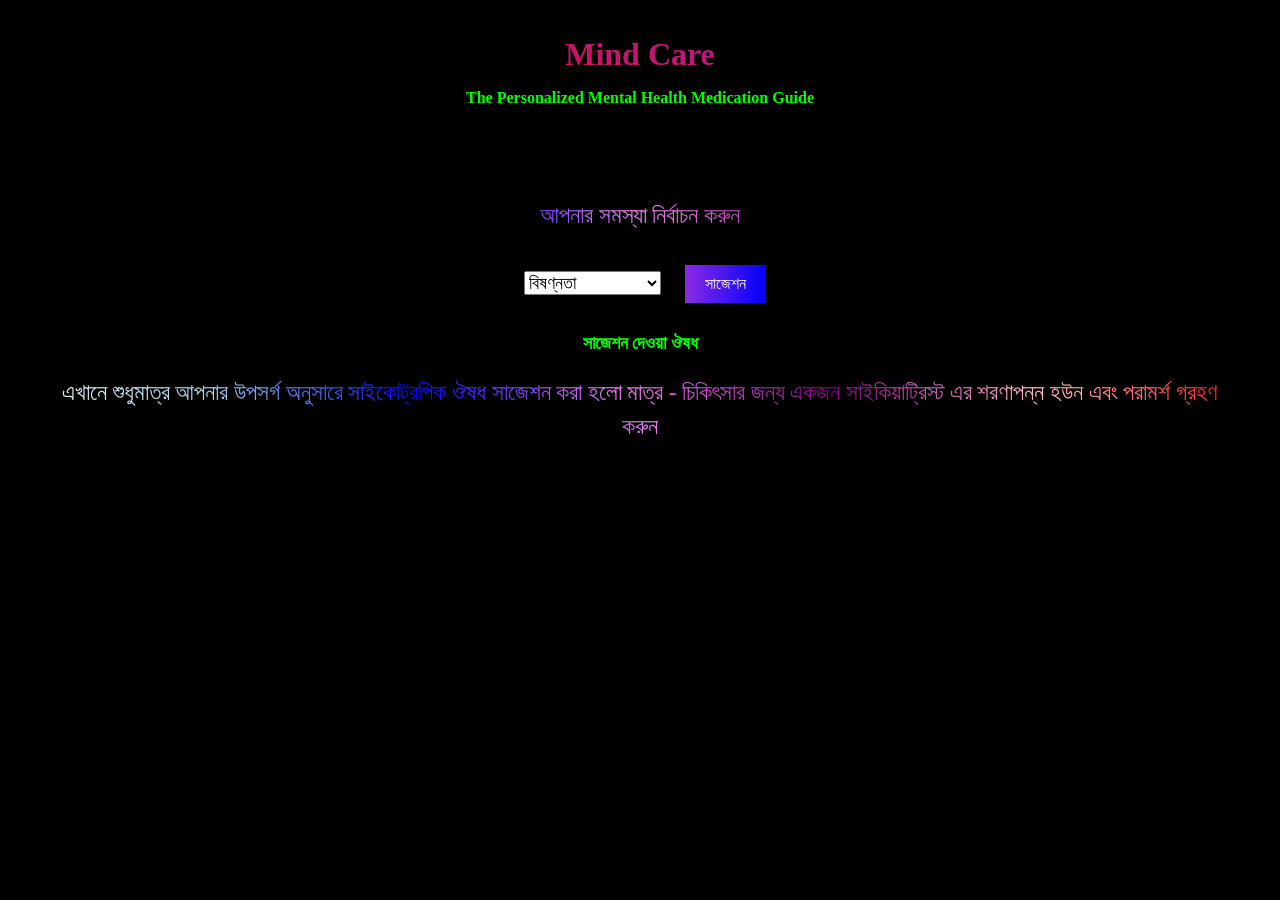
<file: assets/mind_care.html>
<!DOCTYPE html>
<html lang="en">
<head>
  <meta charset="UTF-8" />
  <meta name="viewport" content="width=device-width, initial-scale=1.0" />
  <meta name="description" content="Mind Care - The Personalized Mental Health Medication Guide">
  <meta name="keywords" content="Mind Heaven, Mind Care,Mental Health, Medication Guide, Mental Wellness, Medication Recommendations, Anxiety Relief, Depression Treatment, Mental Health App, Mood Stabilizer, Antidepressants, Psychotropic Medications, Cognitive Health, MindCare App, Psychological Medication, Anxiety Medication, Depression Help, Mental Disorder Treatment, Medication Suggestions, Therapy and Medication, Self-Purification, Mental Health Support,Humayun Shariar Himu">
  <meta name="author" content="Humayun Shariar Himu">
  <title>Mind Care</title>
  <!-- Open Graph Metadata -->
  <meta property="og:title" content="Mind Care">
  <meta property="og:description" content="Mind Care - The Personalized Mental Health Medication Guide">
  <meta property="og:image" content="https://raw.githubusercontent.com/HumayunShariarHimu/MindHeaven/refs/heads/main/ImageStorage/mind_heaven_cover.jpeg">
  <meta property="og:url" content="https://mindheaven.xyz">
  <meta property="og:type" content="website">  
  <!-- Twitter Card Metadata -->
  <meta name="twitter:card" content="summary_large_image">
  <meta name="twitter:title" content="Mind Care">
  <meta name="twitter:description" content="Mind Care - The Personalized Mental Health Medication Guide">
  <meta name="twitter:image" content="https://raw.githubusercontent.com/HumayunShariarHimu/MindHeaven/refs/heads/main/ImageStorage/mind_heaven_cover.jpeg">
  <!-- Favicon -->
    <link rel="icon" href="https://raw.githubusercontent.com/HumayunShariarHimu/MindHeaven/refs/heads/main/ImageStorage/icon.png" type="image/x-icon">
  <!-- Structured Data -->
  <script type="application/ld+json">
  {
      "@context": "https://schema.org",
      "@type": "Application",
      "name": "Mind Care",
      "operatingSystem": "Web",
      "applicationCategory": "Psychological System",
      "description": "Mind Care - The Personalized Mental Health Medication Guide",
      "logo": "./mind_heaven.png",
      "author": {
          "@type": "Organization",
          "name": "Mind Heaven"
      }
  }
  </script>
<link rel="stylesheet" href="./mind_care_style.css">
</head>
<body>
    <header>
        <h1>Mind Care</h1>
        <h2>The Personalized Mental Health Medication Guide</h2>
    </header>

    <section class="content">
        <form id="symptomForm">
            <label for="symptom"><p>আপনার সমস্যা নির্বাচন করুন</p></label>
            <select id="symptom" name="symptom">
                <option value="Depression">বিষণ্নতা</option>
                <option value="Anxiety">উদ্বেগ</option>
                <option value="Schizophrenia">স্কিজোফ্রেনিয়া</option>
                <option value="Bipolar">বাইপোলার ডিসঅর্ডার</option>
                <option value="ADHD">এডিএইচডি</option>
            </select>

            <button type="submit">সাজেশন</button>
        </form>

        <div id="medicationResult">
            <h2>সাজেশন দেওয়া ঔষধ</h2>
            <p>এখানে শুধুমাত্র আপনার উপসর্গ অনুসারে সাইকোট্রপিক ঔষধ সাজেশন করা হলো মাত্র - চিকিৎসার জন্য একজন সাইকিয়াট্রিস্ট এর শরণাপন্ন হউন এবং পরামর্শ গ্রহণ করুন<p>
            <div id="medicationList"></div>
        </div>
    </section>

    <script src="./mind_care_script.js"></script>
</body>
</html>
</file>
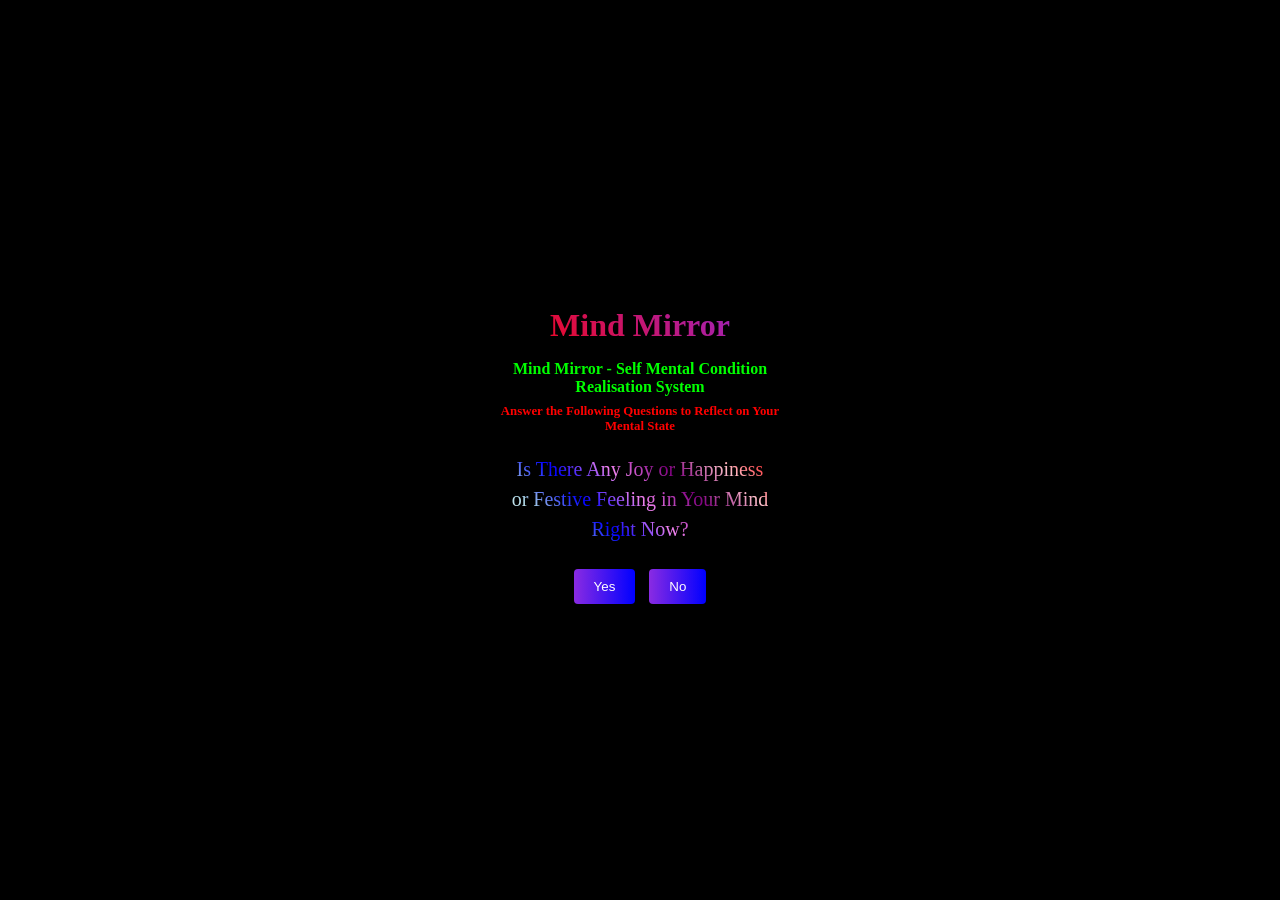
<file: assets/mind_mirror.html>
<!DOCTYPE html>
<html lang="en" >
<head>
  <meta charset="UTF-8" />
  <meta name="viewport" content="width=device-width, initial-scale=1.0" />
  <meta name="description" content="Mind Mirror - Self Mental Condition Realisation System">
    <meta name="keywords" content="Mind Heaven, Mind Mirror, Self Mental Condition Realisation System,Humayun Shariar Himu">
    <meta name="author" content="Humayun Shariar Himu">
    <title>Mind Mirror</title>
    <!-- Open Graph Metadata -->
    <meta property="og:title" content="Mind Mirror">
    <meta property="og:description" content="Mind Mirror - Self Mental Condition Realisation System">
    <meta property="og:image" content="https://raw.githubusercontent.com/HumayunShariarHimu/MindHeaven/refs/heads/main/ImageStorage/mind_heaven_cover.jpeg">
    <meta property="og:url" content="https://mindheaven.xyz">
    <meta property="og:type" content="website">  
    <!-- Twitter Card Metadata -->
    <meta name="twitter:card" content="summary_large_image">
    <meta name="twitter:title" content="Mind Mirror">
    <meta name="twitter:description" content="Mind Mirror - Self Mental Condition Realisation System">
    <meta name="twitter:image" content="https://raw.githubusercontent.com/HumayunShariarHimu/MindHeaven/refs/heads/main/ImageStorage/mind_heaven_cover.jpeg">  
    <!-- Favicon -->
    <link rel="icon" href="https://raw.githubusercontent.com/HumayunShariarHimu/MindHeaven/refs/heads/main/ImageStorage/icon.png" type="image/x-icon">
    <!-- Stylesheets -->
    <link rel="stylesheet" href="./mind_mirror_style.css">
    <!-- Structured Data -->
    <script type="application/ld+json">
    {
        "@context": "https://schema.org",
        "@type": "Application",
        "name": "Mind Mirror",
        "operatingSystem": "Web",
        "applicationCategory": "Self Mental Condition Realisation System",
        "description": "Mind Mirror - Self Mental Condition Realisation System",
        
        "logo": "./mind_heaven.png",
        "author": {
            "@type": "Organization",
            "name": "Mind Heaven"
        }
    }
    </script>
</head>
<body>
  <div class="container">
  	<center>
    <h1>Mind Mirror</h1>
    <h2>Mind Mirror - Self Mental Condition Realisation System</h2>
    <h3>Answer the Following Questions to Reflect on Your Mental State</h3>

    <div id="question-container">
      <p id="question">Is There Any Joy or Happiness or Festive Feeling in Your Mind Right Now?</p>
      <button onclick="answerQuestion(true)">Yes</button>
      <button onclick="answerQuestion(false)">No</button>
    </div>

    <div id="result-container" style="display: none;">
      <h2>Your Mental Condition Result & Psychological Suggestions:</h2>
      <p id="result"></p>
   </center>
 </div>
  </div>

  <script src="./mind_mirror_script.js"></script>
</body>
</html>
</file>
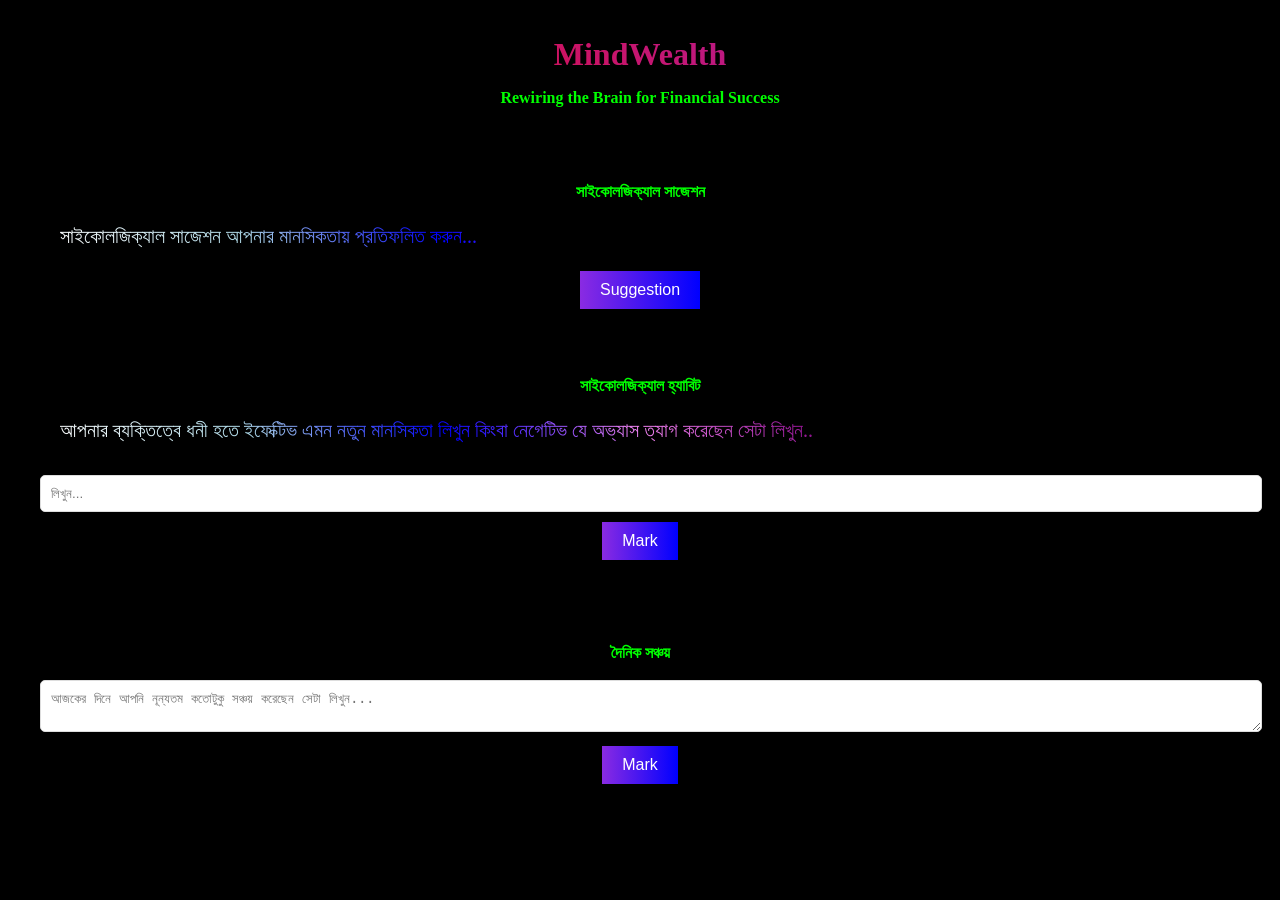
<file: assets/mind_wealth.html>
<!DOCTYPE html>
<html lang="en">
<head>
  <meta charset="UTF-8" />
  <meta name="viewport" content="width=device-width, initial-scale=1.0" />
  <meta name="description" content="Mind Wealth - Rewiring the Brain for Financial Success">
  <meta name="keywords" content="Mind Heaven, Mind Wealth,Financial mindset,Wealth psychology, Money mindset shift, Financial success habits, Abundance mindset,Reprogramming the brain for wealth, Wealth building strategies, Positive money beliefs,Overcoming financial fear, Prosperity mindset, Psychology of money, Building financial confidence, Financial growth mindset, Breaking money blocks, Brain training for wealth, Success-driven habits,Millionaire mindset transformation, Emotional barriers to wealth, Neuropsychology of success, Financial freedom mindset,Humayun Shariar Himu">
  <meta name="author" content="Humayun Shariar Himu">
  <title>Mind Wealth</title>
  <!-- Open Graph Metadata -->
  <meta property="og:title" content="Mind Wealth">
  <meta property="og:description" content="Mind Wealth - Rewiring the Brain for Financial Success">
  <meta property="og:image" content="https://raw.githubusercontent.com/HumayunShariarHimu/MindHeaven/refs/heads/main/ImageStorage/mind_heaven_cover.jpeg">
  <meta property="og:url" content="https://mindheaven.xyz">
  <meta property="og:type" content="website">  
  <!-- Twitter Card Metadata -->
  <meta name="twitter:card" content="summary_large_image">
  <meta name="twitter:title" content="Mind Wealth">
  <meta name="twitter:description" content="Mind Wealth - Rewiring the Brain for Financial Success">
  <meta name="twitter:image" content="https://raw.githubusercontent.com/HumayunShariarHimu/MindHeaven/refs/heads/main/ImageStorage/mind_heaven_cover.jpeg">
  <!-- Favicon -->
    <link rel="icon" href="https://raw.githubusercontent.com/HumayunShariarHimu/MindHeaven/refs/heads/main/ImageStorage/icon.png" type="image/x-icon">
  <!-- Structured Data -->
  <script type="application/ld+json">
  {
      "@context": "https://schema.org",
      "@type": "Application",
      "name": "Mind Wealth",
      "operatingSystem": "Web",
      "applicationCategory": "Psychological System",
      "description": "Mind Wealth - Rewiring the Brain for Financial Success",
  
      "logo": "./mind_heaven.png",
      "author": {
          "@type": "Organization",
          "name": "Mind Heaven"
      }
  }
  </script>
<link rel="stylesheet" href="./mind_wealth_style.css">
</head>
<body>
  <header>
    <h1>MindWealth</h1>
    <h2>Rewiring the Brain for Financial Success</h2>
  </header>
  <main>
    <section id="quote-section">
      <h2>সাইকোলজিক্যাল সাজেশন</h2>
      <p id="daily-quote">সাইকোলজিক্যাল সাজেশন আপনার মানসিকতায় প্রতিফলিত করুন...</p>
      <center><button onclick="generateQuote()">Suggestion</button></center>
    </section> 
    <section id="habit-section">
      <h2>সাইকোলজিক্যাল হ্যাবিট</h2>
      <form id="habit-form">
      	 <p>আপনার ব্যক্তিত্বে ধনী হতে ইফেক্টিভ এমন নতুন মানসিকতা লিখুন কিংবা নেগেটিভ যে অভ্যাস ত্যাগ করেছেন সেটা লিখুন..</p>
        <input type="text" id="habit-input" placeholder="লিখুন..." required>
       <center><button type="submit">Mark</button></center>
      </form>
      <ul id="habit-list"></ul>
    </section>
    <section id="reflection-section">
      <h2>দৈনিক সঞ্চয়</h2>
      <textarea id="reflection-input" placeholder="আজকের দিনে আপনি নূন্যতম কতোটুকু সঞ্চয় করেছেন সেটা লিখুন..."></textarea>
      <center><button onclick="saveReflection()"> Mark</button></center>
    </section>
  </main>
  <script src="mind_wealth_script.js"></script>
</body>
</html>
</file>
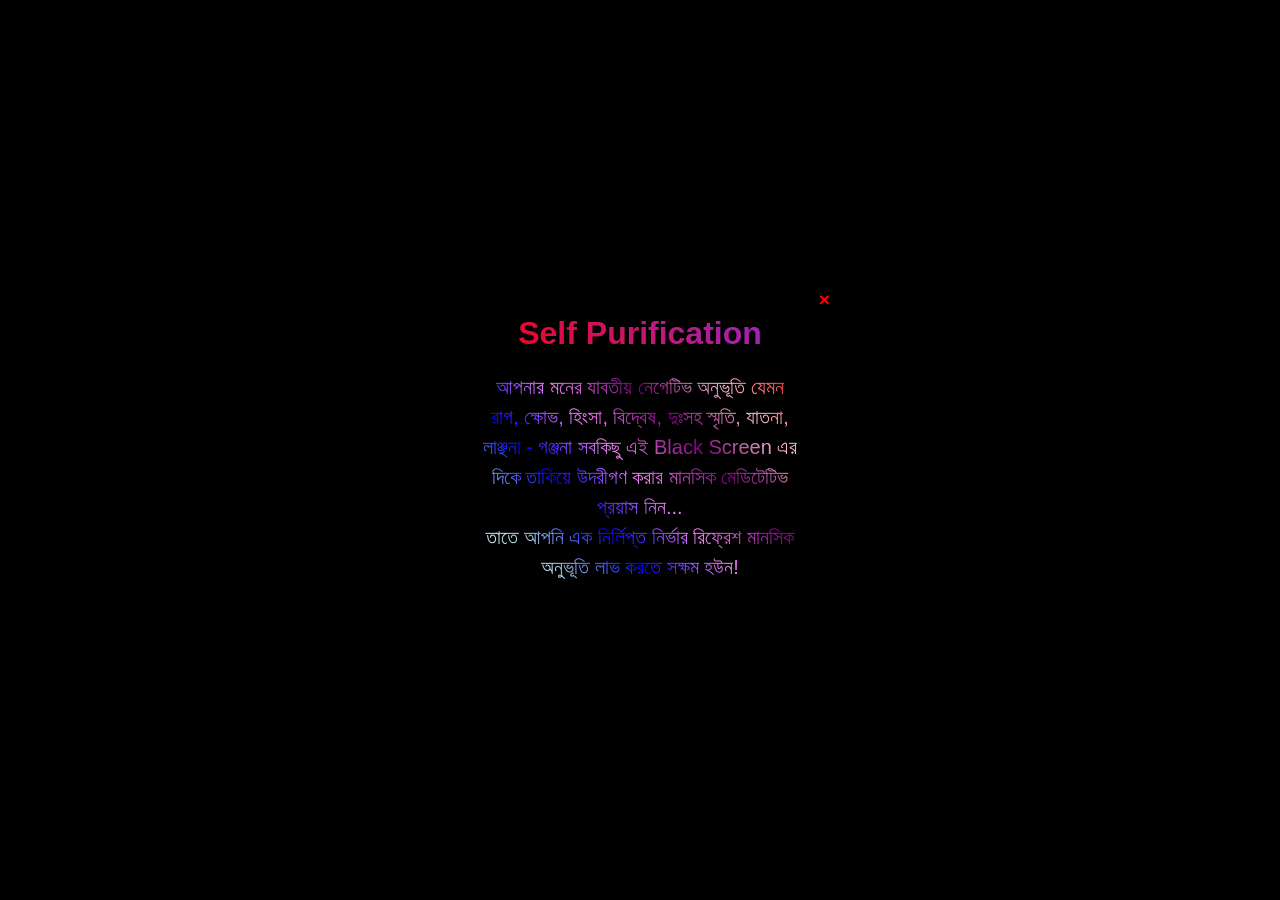
<file: assets/self_purification.html>
<!DOCTYPE html>
<html lang="en">
<head>
  <meta charset="UTF-8" />
  <meta name="viewport" content="width=device-width, initial-scale=1.0" />
  <meta name="description" content="Self Purification - A Psychological System to Help Individuals Remove Negative Mental Inertia and Achieve a State of Mental Clarity, Positivity and Emotional Well-being.">
  <meta name="keywords" content="Mind Heaven, self-purification, psychological nagative inertia removal, mental clarity, emotional well-being, positive mindset, mental wellness, psychological healing, personal growth, mental clarity psychological system, Humayun Shariar Himu">
  <meta name="author" content="Humayun Shariar Himu">
  <title>Self Purification</title>
  <!-- Open Graph Metadata -->
  <meta property="og:title" content="Self Purification">
  <meta property="og:description" content="Self Purification - A Psychological System to Help Individuals Remove Negative Mental Inertia and Achieve a State of Mental Clarity, Positivity and Emotional Well-being.">
  <meta property="og:image" content="https://raw.githubusercontent.com/HumayunShariarHimu/MindHeaven/refs/heads/main/ImageStorage/mind_heaven_cover.jpeg">
  <meta property="og:url" content="https://mindheaven.xyz">
  <meta property="og:type" content="website">  
  <!-- Twitter Card Metadata -->
  <meta name="twitter:card" content="summary_large_image">
  <meta name="twitter:title" content="Self Purification">
  <meta name="twitter:description" content="Self Purification - A Psychological System to Help Individuals Remove Negative Mental Inertia and Achieve a State of Mental Clarity, Positivity and Emotional Well-being.">
  <meta name="twitter:image" content="https://raw.githubusercontent.com/HumayunShariarHimu/MindHeaven/refs/heads/main/ImageStorage/mind_heaven_cover.jpeg">  
  <!-- Favicon -->
  <link rel="icon" href="https://raw.githubusercontent.com/HumayunShariarHimu/MindHeaven/refs/heads/main/ImageStorage/icon.png" type="image/x-icon">
<!-- Stylesheets -->
    <link rel="stylesheet" href="./self_purification_style.css">
    <!-- Structured Data -->
    <script type="application/ld+json">
    {
        "@context": "https://schema.org",
        "@type": "Application",
        "name": "self Purification",
        "operatingSystem": "Web",
        "applicationCategory": "Psychological System",
        "description": "Self Purification - A Psychological System to Help Individuals Remove Negative Mental Inertia and Achieve a State of Mental Clarity, Positivity and Emotional Well-being.",
        
        "logo": "./mind_heaven.png",
        "author": {
            "@type": "Organization",
            "name": "Mind Heaven"
        }
    }
    </script>
</head>
<body>
  <div class="popup" id="popup">
    <div class="popup-content">
      <button class="close-btn" id="closeBtn">&times;</button>
      <h1>Self Purification</h1>
      <p>
        আপনার মনের যাবতীয় নেগেটিভ অনুভূতি যেমন রাগ, ক্ষোভ, হিংসা, বিদ্বেষ, দুঃসহ স্মৃতি, যাতনা, লাঞ্ছনা - গঞ্জনা সবকিছু এই Black Screen এর দিকে তাকিয়ে উদরীগণ করার মানসিক মেডিটেটিভ প্রয়াস নিন...
        <br>
        তাতে আপনি এক নির্লিপ্ত নির্ভার রিফ্রেশ মানসিক অনুভূতি লাভ করতে সক্ষম হউন!
      </p>
    </div>
  </div>
  <div class="bg" id="fullscreenDiv"> 
  </div>
    <script  src="./self_purification_script.js"></script>
</body>
</html>
</file>
<file: assets/brain_pantheism.css>
@charset "UTF-8";
@layer tokens {
  :root {
    --color-primary: rgba(220, 219, 219, 0.78);
    --color-surface: #242425;
    --time: 24s;
  }
}
@property --shadow-color {
  syntax: "<color>";
  initial-value: transparent;
  inherits: true;
}
@layer stars {
  .stars {
    position: absolute;
    width: 100vmax;
    height: 100vmax;
  }
  .stars:before {
    content: "";
    position: absolute;
    inset: 0;
    pointer-events: none;
    filter: url(#stars) saturate(0) brightness(1.5);
    mix-blend-mode: overlay;
    opacity: 0.15;
    -webkit-animation: stars-animation 20s ease-in-out infinite;
    animation: stars-animation 20s ease-in-out infinite;
  }

  .stars-highlights {
    position: absolute;
    width: 100vw;
    height: 100vh;
    opacity: 0.6;
  }
  .stars-highlights:before {
    content: "";
    position: absolute;
    inset: 0;
    pointer-events: none;
    filter: url(#stars-highlights) saturate(0) brightness(1.5);
    mix-blend-mode: lighten;
    opacity: 0.2;
    -webkit-animation: stars-animation-2 20s ease-in-out infinite;
    animation: stars-animation-2 20s ease-in-out infinite;
  }

  @-webkit-keyframes stars-animation {
    from {
      translate: 1vmin 2vmin;
      rotate: 0deg;
    }
    30% {
      translate: 1vmin -2vmin;
    }
    50% {
      translate: -1vmin 2vmin;
      rotate: 10deg;
    }
    to {
      translate: 1vmin 2vmin;
      rotate: 0deg;
    }
  }

  @keyframes stars-animation {
    from {
      translate: 1vmin 2vmin;
      rotate: 0deg;
    }
    30% {
      translate: 1vmin -2vmin;
    }
    50% {
      translate: -1vmin 2vmin;
      rotate: 10deg;
    }
    to {
      translate: 1vmin 2vmin;
      rotate: 0deg;
    }
  }
  @-webkit-keyframes stars-animation-2 {
    from {
      translate: 1vmin -2vmin;
    }
    30% {
      translate: -1vmin -2vmin;
    }
    50% {
      translate: 1vmin -2vmin;
    }
    to {
      translate: 1vmin -2vmin;
    }
  }
  @keyframes stars-animation-2 {
    from {
      translate: 1vmin -2vmin;
    }
    30% {
      translate: -1vmin -2vmin;
    }
    50% {
      translate: 1vmin -2vmin;
    }
    to {
      translate: 1vmin -2vmin;
    }
  }
  .startails {
    position: absolute;
    inset: 0;
    opacity: 0.6;
  }
  .startails > div {
    --distance: 20vmax;
    border-radius: 50%;
    width: 0.55vmax;
    aspect-ratio: 3/1;
    background: white;
    translate: calc(var(--x) * 100vw) calc(var(--y) * 100vh);
    opacity: 0;
    -webkit-animation: startails-animation 10s
      calc(var(--delay) * var(--time) * 6) linear infinite;
    animation: startails-animation 10s calc(var(--delay) * var(--time) * 6)
      linear infinite;
    box-shadow: 0 0 0.2vmax white;
  }
  .startails > div:nth-of-type(1) {
    --x: 0.0693229474;
    --y: 0.9573823206;
    --x2: 0.3037377789;
    --y2: 0.0214590717;
    --delay: 0.8389426016;
  }
  .startails > div:nth-of-type(2) {
    --x: 0.9312509621;
    --y: 0.7776958405;
    --x2: -0.2546346078;
    --y2: 0.3002808341;
    --delay: 0.4644179963;
  }
  .startails > div:nth-of-type(3) {
    --x: 0.3931008247;
    --y: 0.8533290481;
    --x2: 0.1936537098;
    --y2: -0.4714297742;
    --delay: 0.0505771312;
  }
  .startails > div:nth-of-type(4) {
    --x: 0.6212654778;
    --y: 0.0163347295;
    --x2: -0.0873456064;
    --y2: -0.3381323493;
    --delay: 0.7990557609;
  }
  .startails > div:nth-of-type(5) {
    --x: 0.2170248867;
    --y: 0.6802715322;
    --x2: -0.0181157724;
    --y2: 0.4950592722;
    --delay: 0.4171147268;
  }
  .startails > div:nth-of-type(6) {
    --x: 0.9814814279;
    --y: 0.9611244176;
    --x2: -0.3610149404;
    --y2: 0.2280074878;
    --delay: 0.0907630394;
  }
  .startails > div:nth-of-type(7) {
    --x: 0.124092665;
    --y: 0.3764084078;
    --x2: -0.0815113686;
    --y2: 0.1994069481;
    --delay: 0.3075427518;
  }
  .startails > div:nth-of-type(8) {
    --x: 0.0080176447;
    --y: 0.0736421075;
    --x2: 0.093984906;
    --y2: -0.3043803308;
    --delay: 0.8887567863;
  }
  .startails > div:nth-of-type(9) {
    --x: 0.3621871277;
    --y: 0.9069847555;
    --x2: 0.2365423478;
    --y2: -0.4572917976;
    --delay: 0.7509122183;
  }
  .startails > div:nth-of-type(10) {
    --x: 0.7617709471;
    --y: 0.3367306725;
    --x2: 0.1696446232;
    --y2: -0.2446810324;
    --delay: 0.3185681979;
  }
  .startails > div:nth-of-type(11) {
    --x: 0.321972866;
    --y: 0.2590505053;
    --x2: 0.0457298288;
    --y2: 0.3755734161;
    --delay: 0.5506390219;
  }
  .startails > div:nth-of-type(12) {
    --x: 0.2153662753;
    --y: 0.5251698729;
    --x2: 0.3907945554;
    --y2: 0.3891919264;
    --delay: 0.8663194005;
  }
  .startails > div:nth-of-type(13) {
    --x: 0.5843918564;
    --y: 0.6837754318;
    --x2: -0.2146921812;
    --y2: -0.3895561722;
    --delay: 0.6708672042;
  }
  .startails > div:nth-of-type(14) {
    --x: 0.7578931852;
    --y: 0.9036812436;
    --x2: 0.20757968;
    --y2: 0.2138664596;
    --delay: 0.0627554746;
  }
  .startails > div:nth-of-type(15) {
    --x: 0.3817640946;
    --y: 0.9786792746;
    --x2: -0.242112893;
    --y2: 0.020627885;
    --delay: 0.7157928275;
  }
  .startails > div:nth-of-type(16) {
    --x: 0.7030083082;
    --y: 0.5104846206;
    --x2: -0.1313400943;
    --y2: -0.0195370139;
    --delay: 0.6142084271;
  }
  .startails > div:nth-of-type(17) {
    --x: 0.7569037072;
    --y: 0.0852882332;
    --x2: -0.3123136889;
    --y2: 0.3612633914;
    --delay: 0.929000736;
  }
  .startails > div:nth-of-type(18) {
    --x: 0.4297691654;
    --y: 0.5464427313;
    --x2: -0.4120894729;
    --y2: 0.0666298924;
    --delay: 0.5385052032;
  }
  .startails > div:nth-of-type(19) {
    --x: 0.1382090308;
    --y: 0.0337865374;
    --x2: -0.3535190752;
    --y2: -0.3968238571;
    --delay: 0.8864588579;
  }
  .startails > div:nth-of-type(20) {
    --x: 0.2663284089;
    --y: 0.3247944137;
    --x2: -0.2678533586;
    --y2: -0.0893490308;
    --delay: 0.7000835992;
  }
  .startails > div:nth-of-type(21) {
    --x: 0.9215557325;
    --y: 0.8603108053;
    --x2: 0.4361003453;
    --y2: -0.4108011549;
    --delay: 0.5220498428;
  }
  .startails > div:nth-of-type(22) {
    --x: 0.2593983619;
    --y: 0.8975504225;
    --x2: 0.2435798766;
    --y2: -0.4432115159;
    --delay: 0.857601335;
  }
  .startails > div:nth-of-type(23) {
    --x: 0.066009774;
    --y: 0.0688921163;
    --x2: -0.0491022532;
    --y2: 0.0814820482;
    --delay: 0.0411293419;
  }
  .startails > div:nth-of-type(24) {
    --x: 0.498257045;
    --y: 0.3412888074;
    --x2: -0.3423155544;
    --y2: -0.0711151274;
    --delay: 0.0922296429;
  }
  .startails > div:nth-of-type(25) {
    --x: 0.6636127657;
    --y: 0.7205352198;
    --x2: -0.4165009237;
    --y2: -0.4661997977;
    --delay: 0.4641976855;
  }
  .startails > div:nth-of-type(26) {
    --x: 0.9702467243;
    --y: 0.8465107623;
    --x2: -0.3794442126;
    --y2: -0.2424076164;
    --delay: 0.9436032393;
  }
  .startails > div:nth-of-type(27) {
    --x: 0.7418997726;
    --y: 0.4685310286;
    --x2: -0.2542215637;
    --y2: -0.1094559231;
    --delay: 0.8305017397;
  }
  .startails > div:nth-of-type(28) {
    --x: 0.378917809;
    --y: 0.058101793;
    --x2: -0.4698743334;
    --y2: 0.3492275253;
    --delay: 0.0283294737;
  }
  .startails > div:nth-of-type(29) {
    --x: 0.5912413195;
    --y: 0.748281468;
    --x2: 0.4391518648;
    --y2: -0.3198663732;
    --delay: 0.0572775383;
  }
  .startails > div:nth-of-type(30) {
    --x: 0.3030490242;
    --y: 0.5885645994;
    --x2: -0.2454762933;
    --y2: -0.0096724434;
    --delay: 0.4776072832;
  }
  .startails > div:nth-of-type(31) {
    --x: 0.9179417416;
    --y: 0.9090552229;
    --x2: 0.2348332099;
    --y2: -0.1293457699;
    --delay: 0.1878281622;
  }
  .startails > div:nth-of-type(32) {
    --x: 0.9562138944;
    --y: 0.824925208;
    --x2: 0.2002086139;
    --y2: 0.006540046;
    --delay: 0.2844805095;
  }
  .startails > div:nth-of-type(33) {
    --x: 0.6851717085;
    --y: 0.0356154587;
    --x2: -0.3610239597;
    --y2: -0.3155105087;
    --delay: 0.9793744041;
  }
  .startails > div:nth-of-type(34) {
    --x: 0.5737091502;
    --y: 0.5515774436;
    --x2: 0.1942625858;
    --y2: 0.4651927704;
    --delay: 0.2747789626;
  }
  .startails > div:nth-of-type(35) {
    --x: 0.7809759597;
    --y: 0.7255968588;
    --x2: 0.1788779292;
    --y2: 0.4240400756;
    --delay: 0.5430127132;
  }
  .startails > div:nth-of-type(36) {
    --x: 0.0718798595;
    --y: 0.6076880414;
    --x2: -0.4167347417;
    --y2: -0.0566477777;
    --delay: 0.0744034607;
  }
  .startails > div:nth-of-type(37) {
    --x: 0.0307648248;
    --y: 0.4386786168;
    --x2: -0.0668659092;
    --y2: -0.1093356038;
    --delay: 0.2919404806;
  }
  .startails > div:nth-of-type(38) {
    --x: 0.6408170793;
    --y: 0.947212026;
    --x2: 0.2043448548;
    --y2: -0.4139046295;
    --delay: 0.4087699404;
  }
  .startails > div:nth-of-type(39) {
    --x: 0.339745868;
    --y: 0.9756015095;
    --x2: 0.0414513525;
    --y2: -0.1031944646;
    --delay: 0.3699434631;
  }
  .startails > div:nth-of-type(40) {
    --x: 0.8997235244;
    --y: 0.1377100307;
    --x2: 0.1147386247;
    --y2: 0.2412209529;
    --delay: 0.0667500727;
  }
  .startails > div:nth-of-type(41) {
    --x: 0.3240916603;
    --y: 0.1256483137;
    --x2: 0.0727525802;
    --y2: -0.3179970253;
    --delay: 0.6739457923;
  }
  .startails > div:nth-of-type(42) {
    --x: 0.7631227958;
    --y: 0.55206634;
    --x2: -0.2831391722;
    --y2: 0.0494534031;
    --delay: 0.2026901882;
  }
  .startails > div:nth-of-type(43) {
    --x: 0.1801570857;
    --y: 0.9750519301;
    --x2: -0.4511488848;
    --y2: -0.4881054209;
    --delay: 0.0287364762;
  }
  .startails > div:nth-of-type(44) {
    --x: 0.8293255246;
    --y: 0.66047643;
    --x2: -0.2368819425;
    --y2: 0.462168349;
    --delay: 0.5892697739;
  }
  .startails > div:nth-of-type(45) {
    --x: 0.9915626635;
    --y: 0.9736309184;
    --x2: 0.273764105;
    --y2: 0.2991889658;
    --delay: 0.7400018833;
  }
  .startails > div:nth-of-type(46) {
    --x: 0.8211223164;
    --y: 0.3624056238;
    --x2: 0.2753451303;
    --y2: 0.3771575066;
    --delay: 0.3585492956;
  }
  .startails > div:nth-of-type(47) {
    --x: 0.2379408214;
    --y: 0.6383978286;
    --x2: -0.1157968054;
    --y2: 0.1507992035;
    --delay: 0.1982208446;
  }
  .startails > div:nth-of-type(48) {
    --x: 0.3467711973;
    --y: 0.2756463754;
    --x2: 0.4085799413;
    --y2: 0.2599384098;
    --delay: 0.4545771323;
  }
  .startails > div:nth-of-type(49) {
    --x: 0.0185932585;
    --y: 0.3760398737;
    --x2: 0.1822355735;
    --y2: 0.2246980031;
    --delay: 0.297156138;
  }
  .startails > div:nth-of-type(50) {
    --x: 0.6044164778;
    --y: 0.1739088904;
    --x2: 0.2842287417;
    --y2: -0.4343299919;
    --delay: 0.9075246082;
  }
  .startails > div:nth-of-type(51) {
    --x: 0.8239630392;
    --y: 0.817821581;
    --x2: -0.2837482444;
    --y2: -0.1866034613;
    --delay: 0.2822004777;
  }
  .startails > div:nth-of-type(52) {
    --x: 0.2578129004;
    --y: 0.7533357389;
    --x2: -0.4772787657;
    --y2: 0.3193435766;
    --delay: 0.5958189129;
  }
  .startails > div:nth-of-type(53) {
    --x: 0.4166702519;
    --y: 0.5558957276;
    --x2: 0.19872431;
    --y2: 0.3857108197;
    --delay: 0.3716431927;
  }
  .startails > div:nth-of-type(54) {
    --x: 0.2837314962;
    --y: 0.7376428284;
    --x2: -0.1693910803;
    --y2: -0.1570914091;
    --delay: 0.3153473529;
  }
  .startails > div:nth-of-type(55) {
    --x: 0.5398293166;
    --y: 0.5148662575;
    --x2: 0.148777251;
    --y2: -0.2565094633;
    --delay: 0.5396580782;
  }
  .startails > div:nth-of-type(56) {
    --x: 0.3956766363;
    --y: 0.0089856846;
    --x2: 0.4903006081;
    --y2: -0.2475623193;
    --delay: 0.6781706887;
  }
  .startails > div:nth-of-type(57) {
    --x: 0.8969658262;
    --y: 0.1245092479;
    --x2: 0.3197462762;
    --y2: 0.4252846403;
    --delay: 0.8595453357;
  }
  .startails > div:nth-of-type(58) {
    --x: 0.3477438797;
    --y: 0.555467238;
    --x2: -0.3818414467;
    --y2: 0.4618757247;
    --delay: 0.4261358404;
  }
  .startails > div:nth-of-type(59) {
    --x: 0.0583540775;
    --y: 0.1017048948;
    --x2: 0.4152736658;
    --y2: -0.2377846598;
    --delay: 0.4278210126;
  }
  .startails > div:nth-of-type(60) {
    --x: 0.2096277382;
    --y: 0.2747565144;
    --x2: -0.131108978;
    --y2: -0.2938471823;
    --delay: 0.4570936112;
  }
  .startails > div:nth-of-type(61) {
    --x: 0.4821830502;
    --y: 0.9699286663;
    --x2: 0.0790703404;
    --y2: -0.2296261595;
    --delay: 0.3219479934;
  }
  .startails > div:nth-of-type(62) {
    --x: 0.2571650563;
    --y: 0.2957051101;
    --x2: -0.0956993783;
    --y2: -0.1957286141;
    --delay: 0.0958700417;
  }
  .startails > div:nth-of-type(63) {
    --x: 0.7309434784;
    --y: 0.6174189485;
    --x2: -0.2667838192;
    --y2: -0.2319706822;
    --delay: 0.5663415118;
  }
  .startails > div:nth-of-type(64) {
    --x: 0.5365274516;
    --y: 0.1778069752;
    --x2: 0.2749153835;
    --y2: 0.0608780801;
    --delay: 0.0257322323;
  }
  .startails > div:nth-of-type(65) {
    --x: 0.2176885471;
    --y: 0.2306921894;
    --x2: -0.302898497;
    --y2: -0.2134164273;
    --delay: 0.7683525978;
  }
  .startails > div:nth-of-type(66) {
    --x: 0.8066094762;
    --y: 0.6389952111;
    --x2: 0.0276548765;
    --y2: 0.2562632435;
    --delay: 0.5925029298;
  }
  .startails > div:nth-of-type(67) {
    --x: 0.110860173;
    --y: 0.9130337507;
    --x2: 0.1478950158;
    --y2: -0.0463232732;
    --delay: 0.6690193986;
  }
  .startails > div:nth-of-type(68) {
    --x: 0.5129949056;
    --y: 0.5937549613;
    --x2: -0.3837693899;
    --y2: -0.2365540533;
    --delay: 0.4289720298;
  }
  .startails > div:nth-of-type(69) {
    --x: 0.387796459;
    --y: 0.7752452377;
    --x2: 0.0702680595;
    --y2: -0.3756336829;
    --delay: 0.0496099603;
  }
  .startails > div:nth-of-type(70) {
    --x: 0.2416411927;
    --y: 0.5693166708;
    --x2: -0.3125088794;
    --y2: -0.4198295275;
    --delay: 0.4630655413;
  }
  .startails > div:nth-of-type(71) {
    --x: 0.8263118116;
    --y: 0.340952889;
    --x2: -0.2831462979;
    --y2: 0.2034971513;
    --delay: 0.8365196389;
  }
  .startails > div:nth-of-type(72) {
    --x: 0.112459307;
    --y: 0.4576446855;
    --x2: -0.4558714169;
    --y2: -0.1466694902;
    --delay: 0.9593082241;
  }
  .startails > div:nth-of-type(73) {
    --x: 0.075236375;
    --y: 0.0665487606;
    --x2: 0.1153628378;
    --y2: -0.3033565586;
    --delay: 0.19213392;
  }
  .startails > div:nth-of-type(74) {
    --x: 0.3457380635;
    --y: 0.4948991219;
    --x2: 0.2933701189;
    --y2: -0.1843354826;
    --delay: 0.5753605406;
  }
  .startails > div:nth-of-type(75) {
    --x: 0.2473976816;
    --y: 0.0413059272;
    --x2: 0.0842567237;
    --y2: -0.3510768744;
    --delay: 0.8038886181;
  }
  .startails > div:nth-of-type(76) {
    --x: 0.3155507267;
    --y: 0.9922347816;
    --x2: -0.3693763541;
    --y2: -0.1889316361;
    --delay: 0.1741671871;
  }
  .startails > div:nth-of-type(77) {
    --x: 0.0990180578;
    --y: 0.5737982748;
    --x2: 0.4437766644;
    --y2: 0.2986378293;
    --delay: 0.3894027911;
  }
  .startails > div:nth-of-type(78) {
    --x: 0.198014342;
    --y: 0.1058066898;
    --x2: 0.1870169073;
    --y2: 0.4444692457;
    --delay: 0.6715180826;
  }
  .startails > div:nth-of-type(79) {
    --x: 0.7214884403;
    --y: 0.2236979838;
    --x2: 0.1789287535;
    --y2: -0.3254729844;
    --delay: 0.5286315709;
  }
  .startails > div:nth-of-type(80) {
    --x: 0.2674401446;
    --y: 0.6090251758;
    --x2: 0.1174601622;
    --y2: 0.1467898639;
    --delay: 0.764306184;
  }
  .startails > div:nth-of-type(81) {
    --x: 0.0877393405;
    --y: 0.8815804094;
    --x2: 0.0873321749;
    --y2: 0.1549615638;
    --delay: 0.4263185695;
  }
  .startails > div:nth-of-type(82) {
    --x: 0.331500223;
    --y: 0.9839809464;
    --x2: -0.2280100684;
    --y2: 0.2652860273;
    --delay: 0.0821599454;
  }
  .startails > div:nth-of-type(83) {
    --x: 0.5461654442;
    --y: 0.4698919024;
    --x2: -0.0194347461;
    --y2: 0.2362608608;
    --delay: 0.7763973483;
  }
  .startails > div:nth-of-type(84) {
    --x: 0.7372529389;
    --y: 0.1828722685;
    --x2: 0.3148138835;
    --y2: -0.4110067;
    --delay: 0.0487249839;
  }
  .startails > div:nth-of-type(85) {
    --x: 0.2137699301;
    --y: 0.5732872743;
    --x2: -0.0097695771;
    --y2: -0.253250621;
    --delay: 0.4452520849;
  }
  .startails > div:nth-of-type(86) {
    --x: 0.6175673271;
    --y: 0.0512708269;
    --x2: 0.172136217;
    --y2: -0.2586290105;
    --delay: 0.0408561955;
  }
  .startails > div:nth-of-type(87) {
    --x: 0.8627200966;
    --y: 0.6056525965;
    --x2: 0.2076133429;
    --y2: -0.3074204775;
    --delay: 0.626999753;
  }
  .startails > div:nth-of-type(88) {
    --x: 0.0724356366;
    --y: 0.7017783213;
    --x2: -0.4386210821;
    --y2: -0.4311235334;
    --delay: 0.2584588957;
  }
  .startails > div:nth-of-type(89) {
    --x: 0.1367234479;
    --y: 0.5915193952;
    --x2: -0.2379291097;
    --y2: -0.3926425208;
    --delay: 0.7030473852;
  }
  .startails > div:nth-of-type(90) {
    --x: 0.0717958104;
    --y: 0.4290746144;
    --x2: -0.2205058074;
    --y2: 0.202459526;
    --delay: 0.0823645449;
  }
  .startails > div:nth-of-type(91) {
    --x: 0.9026728722;
    --y: 0.7790971327;
    --x2: 0.4862686229;
    --y2: 0.3318365738;
    --delay: 0.5017807078;
  }
  .startails > div:nth-of-type(92) {
    --x: 0.4767023169;
    --y: 0.7174069175;
    --x2: -0.3921576933;
    --y2: 0.2286735879;
    --delay: 0.7718509904;
  }
  .startails > div:nth-of-type(93) {
    --x: 0.4931131453;
    --y: 0.813640637;
    --x2: 0.2334210974;
    --y2: 0.3043423474;
    --delay: 0.4321699257;
  }
  .startails > div:nth-of-type(94) {
    --x: 0.4585268278;
    --y: 0.8628441838;
    --x2: -0.3803741079;
    --y2: -0.0717628375;
    --delay: 0.6626044338;
  }
  .startails > div:nth-of-type(95) {
    --x: 0.7016955926;
    --y: 0.523953372;
    --x2: 0.4232101263;
    --y2: 0.1682439751;
    --delay: 0.3137596953;
  }
  .startails > div:nth-of-type(96) {
    --x: 0.7057142491;
    --y: 0.1556734072;
    --x2: -0.3845423986;
    --y2: -0.0303785492;
    --delay: 0.6265489784;
  }
  .startails > div:nth-of-type(97) {
    --x: 0.9126242804;
    --y: 0.9270288927;
    --x2: 0.0028617998;
    --y2: 0.4268466833;
    --delay: 0.0707278847;
  }
  .startails > div:nth-of-type(98) {
    --x: 0.5990592705;
    --y: 0.6813722511;
    --x2: -0.0197172995;
    --y2: -0.1224537249;
    --delay: 0.5031306271;
  }
  .startails > div:nth-of-type(99) {
    --x: 0.566187218;
    --y: 0.2018527305;
    --x2: 0.2082142933;
    --y2: -0.0949016952;
    --delay: 0.5598891218;
  }
  .startails > div:nth-of-type(100) {
    --x: 0.3072735804;
    --y: 0.5460563055;
    --x2: -0.4728541656;
    --y2: -0.1356441004;
    --delay: 0.4807664308;
  }
  .startails > div:nth-of-type(101) {
    --x: 0.3565030029;
    --y: 0.7954317873;
    --x2: -0.4370694752;
    --y2: -0.2556948787;
    --delay: 0.6459232028;
  }
  .startails > div:nth-of-type(102) {
    --x: 0.8012866682;
    --y: 0.2147755979;
    --x2: 0.0118663874;
    --y2: 0.1858763818;
    --delay: 0.6717048322;
  }
  .startails > div:nth-of-type(103) {
    --x: 0.4580129487;
    --y: 0.0310828141;
    --x2: -0.2975322896;
    --y2: -0.2925060982;
    --delay: 0.4428774676;
  }
  .startails > div:nth-of-type(104) {
    --x: 0.7728053728;
    --y: 0.7775088059;
    --x2: 0.4181139366;
    --y2: -0.4090280257;
    --delay: 0.9775108129;
  }
  .startails > div:nth-of-type(105) {
    --x: 0.1592863206;
    --y: 0.0705567718;
    --x2: -0.4887827374;
    --y2: 0.1224821282;
    --delay: 0.2755161352;
  }
  .startails > div:nth-of-type(106) {
    --x: 0.5660412426;
    --y: 0.3074745571;
    --x2: -0.288455378;
    --y2: -0.4177988257;
    --delay: 0.5788629908;
  }
  .startails > div:nth-of-type(107) {
    --x: 0.8372857413;
    --y: 0.4657754976;
    --x2: 0.1858397792;
    --y2: 0.4225665575;
    --delay: 0.2109639001;
  }
  .startails > div:nth-of-type(108) {
    --x: 0.6105256285;
    --y: 0.8414659327;
    --x2: 0.3428723351;
    --y2: 0.0261039166;
    --delay: 0.7414837986;
  }
  .startails > div:nth-of-type(109) {
    --x: 0.3548249086;
    --y: 0.0512382245;
    --x2: 0.2855015541;
    --y2: 0.1591302663;
    --delay: 0.181713618;
  }
  .startails > div:nth-of-type(110) {
    --x: 0.005564093;
    --y: 0.0771485047;
    --x2: -0.2738071695;
    --y2: 0.2690505901;
    --delay: 0.2315373152;
  }
  .startails > div:nth-of-type(111) {
    --x: 0.8247931129;
    --y: 0.7740961944;
    --x2: 0.3205169174;
    --y2: 0.3327970212;
    --delay: 0.4059857581;
  }
  .startails > div:nth-of-type(112) {
    --x: 0.5580873499;
    --y: 0.2335674598;
    --x2: -0.2215786044;
    --y2: -0.211787199;
    --delay: 0.3745775602;
  }
  .startails > div:nth-of-type(113) {
    --x: 0.8317635256;
    --y: 0.7744507995;
    --x2: 0.115297861;
    --y2: 0.359377805;
    --delay: 0.6519263868;
  }
  .startails > div:nth-of-type(114) {
    --x: 0.4491246732;
    --y: 0.7496480351;
    --x2: 0.0139181979;
    --y2: -0.0814969133;
    --delay: 0.3514977327;
  }
  .startails > div:nth-of-type(115) {
    --x: 0.4184776219;
    --y: 0.072174556;
    --x2: 0.4460219794;
    --y2: -0.1585471969;
    --delay: 0.4791968912;
  }
  .startails > div:nth-of-type(116) {
    --x: 0.4334197644;
    --y: 0.0788175807;
    --x2: 0.092052451;
    --y2: -0.141476888;
    --delay: 0.3152645365;
  }
  .startails > div:nth-of-type(117) {
    --x: 0.348446338;
    --y: 0.2252755219;
    --x2: 0.0675986939;
    --y2: 0.0004615975;
    --delay: 0.3575101247;
  }
  .startails > div:nth-of-type(118) {
    --x: 0.710229846;
    --y: 0.1425750229;
    --x2: 0.4616503005;
    --y2: 0.2614805776;
    --delay: 0.1749640815;
  }
  .startails > div:nth-of-type(119) {
    --x: 0.308392362;
    --y: 0.8932092947;
    --x2: -0.3457766753;
    --y2: -0.1888118399;
    --delay: 0.4801741923;
  }
  .startails > div:nth-of-type(120) {
    --x: 0.6690587989;
    --y: 0.5008353174;
    --x2: -0.228039213;
    --y2: 0.495445756;
    --delay: 0.9524383883;
  }
  .startails > div:nth-of-type(121) {
    --x: 0.5472856154;
    --y: 0.7941615958;
    --x2: -0.4769218849;
    --y2: 0.4395594886;
    --delay: 0.1295456683;
  }
  .startails > div:nth-of-type(122) {
    --x: 0.352651969;
    --y: 0.3771299576;
    --x2: -0.2482554341;
    --y2: 0.269354688;
    --delay: 0.3708746258;
  }
  .startails > div:nth-of-type(123) {
    --x: 0.6804999714;
    --y: 0.3856105148;
    --x2: 0.0739064656;
    --y2: -0.3155701312;
    --delay: 0.4170088578;
  }
  .startails > div:nth-of-type(124) {
    --x: 0.9352081924;
    --y: 0.6624503012;
    --x2: 0.0968073449;
    --y2: -0.1465670564;
    --delay: 0.2864466365;
  }
  .startails > div:nth-of-type(125) {
    --x: 0.2100733352;
    --y: 0.2200445921;
    --x2: -0.06277044;
    --y2: 0.0654167864;
    --delay: 0.7072656501;
  }
  .startails > div:nth-of-type(126) {
    --x: 0.7410027709;
    --y: 0.9899526126;
    --x2: -0.0793442524;
    --y2: -0.2652385632;
    --delay: 0.9364184998;
  }
  .startails > div:nth-of-type(127) {
    --x: 0.2661188069;
    --y: 0.4455583883;
    --x2: -0.0797102015;
    --y2: -0.136291472;
    --delay: 0.599870048;
  }
  .startails > div:nth-of-type(128) {
    --x: 0.0097392402;
    --y: 0.3332062423;
    --x2: 0.3389416346;
    --y2: -0.2974848628;
    --delay: 0.6624322066;
  }
  .startails > div:nth-of-type(129) {
    --x: 0.0155087223;
    --y: 0.9396695203;
    --x2: 0.3740442007;
    --y2: 0.1077626594;
    --delay: 0.0683586994;
  }
  .startails > div:nth-of-type(130) {
    --x: 0.2432202952;
    --y: 0.6262634082;
    --x2: -0.154050377;
    --y2: 0.31504621;
    --delay: 0.9631019229;
  }
  .startails > div:nth-of-type(131) {
    --x: 0.0753603002;
    --y: 0.2391902872;
    --x2: -0.0955536021;
    --y2: 0.4302751667;
    --delay: 0.3966517356;
  }
  .startails > div:nth-of-type(132) {
    --x: 0.0855178717;
    --y: 0.7697646749;
    --x2: 0.3735157323;
    --y2: 0.3228999117;
    --delay: 0.0108277872;
  }
  .startails > div:nth-of-type(133) {
    --x: 0.7668081917;
    --y: 0.4661726018;
    --x2: -0.1665048719;
    --y2: -0.2360342286;
    --delay: 0.3225183805;
  }
  .startails > div:nth-of-type(134) {
    --x: 0.7197167276;
    --y: 0.0746726407;
    --x2: -0.0305760116;
    --y2: -0.4695561617;
    --delay: 0.2444215126;
  }
  .startails > div:nth-of-type(135) {
    --x: 0.2172164205;
    --y: 0.9368153508;
    --x2: -0.1969386833;
    --y2: 0.2490807909;
    --delay: 0.7026506968;
  }
  .startails > div:nth-of-type(136) {
    --x: 0.6705867854;
    --y: 0.3220568136;
    --x2: 0.4493993571;
    --y2: -0.3249649342;
    --delay: 0.8332727005;
  }
  .startails > div:nth-of-type(137) {
    --x: 0.5195717054;
    --y: 0.6610972088;
    --x2: -0.3069761855;
    --y2: -0.4143547352;
    --delay: 0.6392986253;
  }
  .startails > div:nth-of-type(138) {
    --x: 0.3856671204;
    --y: 0.2199844877;
    --x2: 0.1410564179;
    --y2: -0.390973028;
    --delay: 0.5248875887;
  }
  .startails > div:nth-of-type(139) {
    --x: 0.6192444736;
    --y: 0.3172490716;
    --x2: -0.2092846009;
    --y2: 0.4775762414;
    --delay: 0.7679154224;
  }
  .startails > div:nth-of-type(140) {
    --x: 0.3568485857;
    --y: 0.7998926854;
    --x2: 0.0762050171;
    --y2: -0.3424808425;
    --delay: 0.8055971218;
  }
  .startails > div:nth-of-type(141) {
    --x: 0.9601751421;
    --y: 0.5432089461;
    --x2: -0.0228126026;
    --y2: -0.370915912;
    --delay: 0.8774976411;
  }
  .startails > div:nth-of-type(142) {
    --x: 0.490092777;
    --y: 0.7683455271;
    --x2: -0.3874806589;
    --y2: -0.2529099103;
    --delay: 0.0965186633;
  }
  .startails > div:nth-of-type(143) {
    --x: 0.9847792954;
    --y: 0.7482692965;
    --x2: 0.0227397411;
    --y2: 0.2965217762;
    --delay: 0.5202777139;
  }
  .startails > div:nth-of-type(144) {
    --x: 0.5413606251;
    --y: 0.5594460835;
    --x2: 0.4279308208;
    --y2: 0.1413355798;
    --delay: 0.7050046911;
  }
  .startails > div:nth-of-type(145) {
    --x: 0.8036146715;
    --y: 0.9013803875;
    --x2: -0.4736840512;
    --y2: 0.3760955335;
    --delay: 0.8083265014;
  }
  .startails > div:nth-of-type(146) {
    --x: 0.2956441151;
    --y: 0.8755032792;
    --x2: 0.4550620764;
    --y2: 0.170844525;
    --delay: 0.5068375906;
  }
  .startails > div:nth-of-type(147) {
    --x: 0.0155524678;
    --y: 0.4602985349;
    --x2: 0.4032020052;
    --y2: -0.3131877495;
    --delay: 0.7591248801;
  }
  .startails > div:nth-of-type(148) {
    --x: 0.8593504039;
    --y: 0.272760061;
    --x2: -0.1510753895;
    --y2: 0.193749866;
    --delay: 0.7537973114;
  }
  .startails > div:nth-of-type(149) {
    --x: 0.4445348704;
    --y: 0.5437088573;
    --x2: 0.4925417923;
    --y2: -0.0547354199;
    --delay: 0.7337389236;
  }
  .startails > div:nth-of-type(150) {
    --x: 0.4179367944;
    --y: 0.9077292389;
    --x2: 0.4670026847;
    --y2: -0.2332593968;
    --delay: 0.5346987523;
  }
  .startails > div:nth-of-type(151) {
    --x: 0.8398692792;
    --y: 0.2564620376;
    --x2: -0.3786676481;
    --y2: 0.4433084353;
    --delay: 0.4865700691;
  }
  .startails > div:nth-of-type(152) {
    --x: 0.7179477298;
    --y: 0.5328941703;
    --x2: -0.2542498106;
    --y2: -0.2753775646;
    --delay: 0.8816932323;
  }
  .startails > div:nth-of-type(153) {
    --x: 0.7759126277;
    --y: 0.4861471258;
    --x2: -0.427129071;
    --y2: -0.4512266653;
    --delay: 0.0381436456;
  }
  .startails > div:nth-of-type(154) {
    --x: 0.4925348848;
    --y: 0.3985278072;
    --x2: -0.1683544754;
    --y2: 0.2840645287;
    --delay: 0.3063767935;
  }
  .startails > div:nth-of-type(155) {
    --x: 0.1843315296;
    --y: 0.0648599024;
    --x2: -0.2185682693;
    --y2: -0.1673508819;
    --delay: 0.9214153247;
  }
  .startails > div:nth-of-type(156) {
    --x: 0.1429083812;
    --y: 0.7955943789;
    --x2: 0.286134857;
    --y2: 0.2790389981;
    --delay: 0.0124728741;
  }
  .startails > div:nth-of-type(157) {
    --x: 0.7767231937;
    --y: 0.8052335743;
    --x2: -0.0326336029;
    --y2: -0.3554091917;
    --delay: 0.4127834118;
  }
  .startails > div:nth-of-type(158) {
    --x: 0.4377810234;
    --y: 0.5124186911;
    --x2: 0.1915287088;
    --y2: -0.0516044791;
    --delay: 0.5785571746;
  }
  .startails > div:nth-of-type(159) {
    --x: 0.1911328578;
    --y: 0.324317933;
    --x2: 0.2717585147;
    --y2: 0.0710358642;
    --delay: 0.5828543615;
  }
  .startails > div:nth-of-type(160) {
    --x: 0.8819527216;
    --y: 0.1108804615;
    --x2: -0.0814250007;
    --y2: 0.2111111587;
    --delay: 0.59082595;
  }
  .startails > div:nth-of-type(161) {
    --x: 0.4469554234;
    --y: 0.8388604748;
    --x2: 0.4416722459;
    --y2: -0.3649409985;
    --delay: 0.7738313776;
  }
  .startails > div:nth-of-type(162) {
    --x: 0.336146734;
    --y: 0.2594530157;
    --x2: -0.2244131179;
    --y2: 0.1229015121;
    --delay: 0.4480259024;
  }
  .startails > div:nth-of-type(163) {
    --x: 0.9987115825;
    --y: 0.4003786467;
    --x2: 0.0409723612;
    --y2: 0.2833419016;
    --delay: 0.1728718796;
  }
  .startails > div:nth-of-type(164) {
    --x: 0.3920098506;
    --y: 0.5908889201;
    --x2: 0.2008167805;
    --y2: 0.4073570726;
    --delay: 0.4346428161;
  }
  .startails > div:nth-of-type(165) {
    --x: 0.6472616507;
    --y: 0.1242841326;
    --x2: -0.0179522331;
    --y2: 0.0260879854;
    --delay: 0.7504127313;
  }
  .startails > div:nth-of-type(166) {
    --x: 0.7794813066;
    --y: 0.1659484983;
    --x2: 0.2967798887;
    --y2: -0.3660414499;
    --delay: 0.2832301414;
  }
  .startails > div:nth-of-type(167) {
    --x: 0.8738608202;
    --y: 0.3214647069;
    --x2: 0.0290600111;
    --y2: 0.3430769457;
    --delay: 0.256943234;
  }
  .startails > div:nth-of-type(168) {
    --x: 0.7360210008;
    --y: 0.1717294109;
    --x2: -0.1326655403;
    --y2: 0.081427679;
    --delay: 0.098367909;
  }
  .startails > div:nth-of-type(169) {
    --x: 0.7357955149;
    --y: 0.8442737634;
    --x2: 0.0090103029;
    --y2: -0.2015089886;
    --delay: 0.5632759771;
  }
  .startails > div:nth-of-type(170) {
    --x: 0.84515419;
    --y: 0.9813683272;
    --x2: 0.2528968918;
    --y2: 0.0207308227;
    --delay: 0.2857700646;
  }
  .startails > div:nth-of-type(171) {
    --x: 0.5849354117;
    --y: 0.3005347661;
    --x2: 0.4654102542;
    --y2: 0.4860426521;
    --delay: 0.2465322261;
  }
  .startails > div:nth-of-type(172) {
    --x: 0.1362089036;
    --y: 0.0053133866;
    --x2: -0.2085260855;
    --y2: -0.1847209803;
    --delay: 0.429418262;
  }
  .startails > div:nth-of-type(173) {
    --x: 0.9223479929;
    --y: 0.1458908767;
    --x2: -0.2358737537;
    --y2: -0.0403362422;
    --delay: 0.6432939259;
  }
  .startails > div:nth-of-type(174) {
    --x: 0.9660520129;
    --y: 0.3065627702;
    --x2: 0.4571958417;
    --y2: -0.1414841559;
    --delay: 0.5582075269;
  }
  .startails > div:nth-of-type(175) {
    --x: 0.6004148845;
    --y: 0.0915634269;
    --x2: -0.3550236617;
    --y2: 0.3701150328;
    --delay: 0.2179701088;
  }
  .startails > div:nth-of-type(176) {
    --x: 0.5703018625;
    --y: 0.5633401028;
    --x2: 0.3433269068;
    --y2: 0.1507706499;
    --delay: 0.9922972394;
  }
  .startails > div:nth-of-type(177) {
    --x: 0.8428228943;
    --y: 0.9496712461;
    --x2: -0.1908980105;
    --y2: 0.2819643561;
    --delay: 0.5620424789;
  }
  .startails > div:nth-of-type(178) {
    --x: 0.4590165711;
    --y: 0.9785051333;
    --x2: -0.3213499029;
    --y2: 0.2342356947;
    --delay: 0.7119869143;
  }
  .startails > div:nth-of-type(179) {
    --x: 0.1974044589;
    --y: 0.7753759878;
    --x2: 0.4868563452;
    --y2: 0.2927353308;
    --delay: 0.9585585311;
  }
  .startails > div:nth-of-type(180) {
    --x: 0.5039919318;
    --y: 0.36533569;
    --x2: 0.1400963661;
    --y2: 0.1597286867;
    --delay: 0.7228520746;
  }
  .startails > div:nth-of-type(181) {
    --x: 0.4913899087;
    --y: 0.6480262491;
    --x2: -0.2349414099;
    --y2: 0.2229258265;
    --delay: 0.9195096575;
  }
  .startails > div:nth-of-type(182) {
    --x: 0.4762090853;
    --y: 0.8084512306;
    --x2: -0.2042261378;
    --y2: -0.2675540751;
    --delay: 0.2528527009;
  }
  .startails > div:nth-of-type(183) {
    --x: 0.513887647;
    --y: 0.3943457764;
    --x2: 0.3671680701;
    --y2: 0.286732275;
    --delay: 0.4856857549;
  }
  .startails > div:nth-of-type(184) {
    --x: 0.9348836963;
    --y: 0.2150415138;
    --x2: 0.3342802589;
    --y2: -0.1904604819;
    --delay: 0.4730760919;
  }
  .startails > div:nth-of-type(185) {
    --x: 0.9093579686;
    --y: 0.554897179;
    --x2: 0.4011757972;
    --y2: -0.4420312166;
    --delay: 0.4757379972;
  }
  .startails > div:nth-of-type(186) {
    --x: 0.8089563023;
    --y: 0.3105873736;
    --x2: -0.1887637604;
    --y2: -0.4774870845;
    --delay: 0.5088090637;
  }
  .startails > div:nth-of-type(187) {
    --x: 0.0247679442;
    --y: 0.7160926813;
    --x2: -0.3908691802;
    --y2: 0.1575258993;
    --delay: 0.9196587023;
  }
  .startails > div:nth-of-type(188) {
    --x: 0.4176357037;
    --y: 0.0162434805;
    --x2: 0.0664722918;
    --y2: -0.0571447739;
    --delay: 0.2985828725;
  }
  .startails > div:nth-of-type(189) {
    --x: 0.4383847734;
    --y: 0.2680995586;
    --x2: -0.4425079552;
    --y2: 0.0076367612;
    --delay: 0.1308765033;
  }
  .startails > div:nth-of-type(190) {
    --x: 0.5478781809;
    --y: 0.425844659;
    --x2: 0.0747097071;
    --y2: 0.4315108137;
    --delay: 0.6258636552;
  }
  .startails > div:nth-of-type(191) {
    --x: 0.7452968363;
    --y: 0.8735598424;
    --x2: -0.1323873701;
    --y2: -0.3969542254;
    --delay: 0.2672110797;
  }
  .startails > div:nth-of-type(192) {
    --x: 0.2323243871;
    --y: 0.6756465621;
    --x2: -0.458857344;
    --y2: 0.4559938712;
    --delay: 0.5556101974;
  }
  .startails > div:nth-of-type(193) {
    --x: 0.6263238645;
    --y: 0.0682206941;
    --x2: -0.0026999943;
    --y2: -0.3146207029;
    --delay: 0.4003969686;
  }
  .startails > div:nth-of-type(194) {
    --x: 0.4770645908;
    --y: 0.0753105459;
    --x2: 0.2262098568;
    --y2: 0.3465713794;
    --delay: 0.7538528003;
  }
  .startails > div:nth-of-type(195) {
    --x: 0.8412997361;
    --y: 0.2200534247;
    --x2: 0.3823969434;
    --y2: 0.2667514225;
    --delay: 0.2936313667;
  }
  .startails > div:nth-of-type(196) {
    --x: 0.003544063;
    --y: 0.7798013434;
    --x2: -0.4616091481;
    --y2: -0.2075868227;
    --delay: 0.9959821393;
  }
  .startails > div:nth-of-type(197) {
    --x: 0.847877341;
    --y: 0.4726061846;
    --x2: -0.4730021175;
    --y2: 0.3269648168;
    --delay: 0.523715058;
  }
  .startails > div:nth-of-type(198) {
    --x: 0.4370279155;
    --y: 0.7247011312;
    --x2: -0.4181443739;
    --y2: -0.0816672117;
    --delay: 0.6331894239;
  }
  .startails > div:nth-of-type(199) {
    --x: 0.794323052;
    --y: 0.8837989777;
    --x2: 0.3585222898;
    --y2: -0.136134816;
    --delay: 0.5381209921;
  }
  .startails > div:nth-of-type(200) {
    --x: 0.4875512958;
    --y: 0.2243264759;
    --x2: -0.3346321062;
    --y2: 0.086600008;
    --delay: 0.6016320169;
  }
  .startails > div:nth-of-type(201) {
    --x: 0.1622210242;
    --y: 0.4817377879;
    --x2: -0.0773862307;
    --y2: 0.200396495;
    --delay: 0.8395929057;
  }

  @-webkit-keyframes startails-animation {
    from {
      opacity: 1;
      translate: calc(var(--x) * 100vw) calc(var(--y) * 100vh);
      scale: 0.9;
    }
    2% {
      scale: 0.4;
    }
    5% {
      translate: calc(var(--x) * 100vw + var(--y2) * var(--distance))
        calc(var(--y) * 100vh + var(--x2) * var(--distance));
      opacity: 0;
      scale: 1;
    }
    to {
      translate: calc(var(--x) * 100vw + var(--y2) * var(--distance))
        calc(var(--y) * 100vh + var(--x2) * var(--distance));
      scale: 1;
      opacity: 0;
    }
  }

  @keyframes startails-animation {
    from {
      opacity: 1;
      translate: calc(var(--x) * 100vw) calc(var(--y) * 100vh);
      scale: 0.9;
    }
    2% {
      scale: 0.4;
    }
    5% {
      translate: calc(var(--x) * 100vw + var(--y2) * var(--distance))
        calc(var(--y) * 100vh + var(--x2) * var(--distance));
      opacity: 0;
      scale: 1;
    }
    to {
      translate: calc(var(--x) * 100vw + var(--y2) * var(--distance))
        calc(var(--y) * 100vh + var(--x2) * var(--distance));
      scale: 1;
      opacity: 0;
    }
  }
}
@layer scene {
  .scene {
    display: grid;
    place-items: center;
    position: absolute;
    -webkit-animation: scene-zoom-in-out var(--time) ease-in-out infinite;
    animation: scene-zoom-in-out var(--time) ease-in-out infinite;
    transform-style: preserve-3d;
  }

  @-webkit-keyframes scene-zoom-in-out {
    from {
      transform: scale(0.9);
    }
    50% {
      transform: scale(1);
    }
    to {
      transform: scale(0.9);
    }
  }

  @keyframes scene-zoom-in-out {
    from {
      transform: scale(0.9);
    }
    50% {
      transform: scale(1);
    }
    to {
      transform: scale(0.9);
    }
  }
}
@property --space {
  syntax: "<length>";
  initial-value: 0;
  inherits: true;
}
@layer cuboid {
  .cuboid {
    position: absolute;
    transform-style: preserve-3d;
    transform: rotateY(312deg) rotateX(350deg) rotateZ(10deg) translateY(20vh);
    --size: 8vmax;
    --size-h: calc(var(--size) / 2);
    --size-h-n: calc(var(--size) / -2);
  }
  .cuboid .top {
    width: var(--size);
    aspect-ratio: 1;
    background: linear-gradient(135deg, #e8dbdd, #989699);
    transform-style: preserve-3d;
    transform: rotateX(90deg) translateZ(var(--size-h-n));
    opacity: 0.9;
  }
  .cuboid .front {
    width: var(--size);
    aspect-ratio: 1/2;
    background: linear-gradient(#5f595d, transparent 60%);
    opacity: 0.5;
    transform: translateZ(var(--size-h));
    position: absolute;
  }
  .cuboid .right {
    width: var(--size);
    aspect-ratio: 1/2;
    background: linear-gradient(#5f595d 10%, transparent 90%);
    transform: translate3d(var(--size-h), 0, 0) rotateY(90deg);
    position: absolute;
    opacity: 0.7;
    -webkit-mask: radial-gradient(150% 120% at 0% 0%, black, transparent);
    mask: radial-gradient(150% 120% at 0% 0%, black, transparent);
  }
  .cuboid .outline {
    --space: 0vmax;
    --space-h: calc(var(--size) / 2);
    position: absolute;
    width: var(--size);
    aspect-ratio: 1;
    border: 0.0125vmax solid white;
    transition: all 3s ease-in-out;
    translate: calc(-50% + var(--space-h)) calc(-50% + var(--space-h));
    padding: var(--space);
    --duration: 16s;
    -webkit-animation: outline-animation var(--duration) 0s
      cubic-bezier(0.68, 0.27, 0.26, 0.91) infinite;
    animation: outline-animation var(--duration) 0s
      cubic-bezier(0.68, 0.27, 0.26, 0.91) infinite;
    opacity: 0;
    box-shadow: inset 0 0 0.5vmax rgba(255, 255, 255, 0.4),
      0 0 0.5vmax rgba(255, 255, 255, 0.4);
    --initial-space: var(--size-h);
  }
  .cuboid .outline:nth-of-type(2) {
    -webkit-animation-delay: calc(var(--duration) / 4);
    animation-delay: calc(var(--duration) / 4);
  }
  .cuboid .outline:nth-of-type(3) {
    -webkit-animation-delay: calc(var(--duration) / 4 * 2);
    animation-delay: calc(var(--duration) / 4 * 2);
  }
  .cuboid .outline:nth-of-type(4) {
    -webkit-animation-delay: calc(var(--duration) / 4 * 3);
    animation-delay: calc(var(--duration) / 4 * 3);
  }

  @-webkit-keyframes outline-animation {
    from {
      --space: var(--initial-space, 0vmax);
      opacity: 0;
      filter: blur(0vmax);
    }
    5% {
      opacity: 0.2;
    }
    40% {
      opacity: 0.5;
    }
    60% {
      opacity: 0.05;
      filter: blur(0vmax);
    }
    80% {
      opacity: 0;
    }
    to {
      --space: calc(var(--initial-space, 0vmax) + 25vmax);
      opacity: 0;
      filter: blur(0.6vmax);
    }
  }

  @keyframes outline-animation {
    from {
      --space: var(--initial-space, 0vmax);
      opacity: 0;
      filter: blur(0vmax);
    }
    5% {
      opacity: 0.2;
    }
    40% {
      opacity: 0.5;
    }
    60% {
      opacity: 0.05;
      filter: blur(0vmax);
    }
    80% {
      opacity: 0;
    }
    to {
      --space: calc(var(--initial-space, 0vmax) + 25vmax);
      opacity: 0;
      filter: blur(0.6vmax);
    }
  }
}
@layer planets {
  @property --moon-angle {
    syntax: "<angle>";
    initial-value: 0deg;
    inherits: true;
  }
  @-webkit-keyframes moon-animation {
    from {
      --moon-angle: 180deg;
    }
    50% {
      --moon-angle: 200deg;
    }
    to {
      --moon-angle: 180deg;
    }
  }
  @keyframes moon-animation {
    from {
      --moon-angle: 180deg;
    }
    50% {
      --moon-angle: 200deg;
    }
    to {
      --moon-angle: 180deg;
    }
  }
  .sun {
    border-radius: 50%;
    width: 25vmax;
    aspect-ratio: 1;
    background: radial-gradient(circle at 60% 60%, #f6f6f6, #e8dbdd, #d9d9d9);
    position: absolute;
    transform: translateY(-20vmax);
    box-shadow: 0 0 14vmax rgba(255, 255, 255, 0.5),
      0 0 22vmax rgba(255, 255, 255, 0.05), 0 0 42vmax rgba(255, 255, 255, 0.4);
    transform-style: preserve-3d;
  }

  .planet {
    border-radius: 50%;
    width: 17vmax;
    aspect-ratio: 1;
    background: radial-gradient(
        90% 90% at 60% 55%,
        #252525,
        #2a2f33 52%,
        #ede9ea 62%
      ),
      #ede9ea;
    position: absolute;
    --r: 15vmax;
    --y: calc(-10vmax + sin(var(--moon-angle)) * var(--r));
    --z: calc(cos(var(--moon-angle)) * var(--r) * -1);
    transform: translateY(var(--y)) translateX(10vmax) translateZ(var(--z));
    -webkit-animation: moon-animation var(--time) ease-in-out infinite;
    animation: moon-animation var(--time) ease-in-out infinite;
    box-shadow: 0 0 2.5vmax rgba(255, 255, 255, 0.12);
    filter: blur(0.05vmax);
    transform-style: preserve-3d;
  }

  .planet-2 {
    transform-style: preserve-3d;
    border-radius: 50%;
    width: 13vmax;
    aspect-ratio: 1;
    background: radial-gradient(
      90% 90% at 60% 55%,
      #e3e3e3,
      #d2c6c8 52%,
      #212528 62%,
      transparent 82%
    );
    position: absolute;
    --r: 2vmax;
    --y: calc(-35vmax + sin(var(--moon-angle)) * var(--r));
    --z: calc(cos(var(--moon-angle)) * var(--r) * 1);
    transform: translateY(var(--y)) translateX(-20vmax) translateZ(var(--z));
    -webkit-animation: moon-animation var(--time) ease-in-out infinite;
    animation: moon-animation var(--time) ease-in-out infinite;
  }

  .planet-3 {
    transform-style: preserve-3d;
    border-radius: 50%;
    width: 2vmax;
    aspect-ratio: 1;
    background: radial-gradient(
      90% 90% at 70% 50%,
      #eeeeee 16%,
      #b7aeb0 38%,
      #3c4144 52%,
      #2d3134 60%,
      transparent 82%
    );
    position: absolute;
    transform: translateY(-10vmax) translateX(-20vmax);
    opacity: 0.6;
  }

  .planet-4 {
    transform-style: preserve-3d;
    border-radius: 50%;
    width: 1vmax;
    aspect-ratio: 1;
    background: radial-gradient(
      90% 90% at 70% 50%,
      #d0d0d0,
      #b7aeb0 38%,
      #121415 52%,
      #131617 60%,
      transparent 82%
    );
    position: absolute;
    transform: translateY(-11vmax) translateX(-22vmax);
    opacity: 0.5;
  }

  .planet-5 {
    transform-style: preserve-3d;
    border-radius: 50%;
    width: 10vmax;
    aspect-ratio: 1;
    background: radial-gradient(
      90% 90% at 30% 55%,
      #797777,
      #515051 52%,
      #212528 62%,
      transparent 82%
    );
    position: absolute;
    --r: 5vmax;
    --y: calc(-35vmax + sin(var(--moon-angle)) * var(--r));
    --z: calc(cos(var(--moon-angle)) * var(--r) * 1);
    transform: translateY(var(--y)) translateX(18vmax) translateZ(var(--z));
    -webkit-clip-path: circle();
    clip-path: circle();
    overflow: clip;
    -webkit-animation: moon-animation var(--time) ease-in-out infinite;
    animation: moon-animation var(--time) ease-in-out infinite;
    --animation: move-to-left calc(var(--time) * 6) ease-in-out infinite;
  }
  .planet-5 .structure-1 {
    position: absolute;
    inset: -20vmax;
    filter: url(#planet-structure) saturate(0);
    mix-blend-mode: lighten;
    opacity: 0.4;
    transform: scale(4) translateX(1vmax);
    -webkit-animation: var(--animation);
    animation: var(--animation);
  }
  .planet-5 .structure-2 {
    position: absolute;
    inset: -20vmax;
    filter: url(#planet-structure) saturate(0);
    mix-blend-mode: lighten;
    opacity: 0.5;
    transform: scale(7.5);
    -webkit-animation: var(--animation);
    animation: var(--animation);
  }
  .planet-5 .structure-3 {
    position: absolute;
    inset: -20vmax;
    filter: url(#planet-structure) saturate(0);
    mix-blend-mode: lighten;
    opacity: 0.1;
    transform: scale(0.2) translateX(1vmax);
    -webkit-animation: var(--animation);
    animation: var(--animation);
  }
  .planet-5::after {
    content: "";
    position: absolute;
    inset: 0;
    background: radial-gradient(circle at 5% 20%, transparent 30%, #171a1c 60%);
  }

  @-webkit-keyframes move-to-left {
    from {
      translate: 0 0;
    }
    50% {
      translate: -100% 0;
    }
    to {
      translate: 0 0;
    }
  }

  @keyframes move-to-left {
    from {
      translate: 0 0;
    }
    50% {
      translate: -100% 0;
    }
    to {
      translate: 0 0;
    }
  }
  .planet-6 {
    transform-style: preserve-3d;
    border-radius: 50%;
    width: 7vmax;
    aspect-ratio: 1;
    background: radial-gradient(
      90% 90% at 30% 55%,
      #f3ecec,
      #7a7a7a 52%,
      #212528 72%,
      transparent
    );
    position: absolute;
    --r: 6vmax;
    --y: calc(-39.6vmax + sin(var(--moon-angle)) * var(--r));
    --z: calc(cos(var(--moon-angle)) * var(--r) * 1);
    transform: translateY(var(--y)) translateX(23vmax) translateZ(var(--z));
    -webkit-animation: moon-animation var(--time) ease-in-out infinite;
    animation: moon-animation var(--time) ease-in-out infinite;
    display: grid;
    place-items: center;
  }
  .planet-6::before {
    content: "";
    position: absolute;
    border-radius: 50%;
    width: 12vmax;
    height: 1vmax;
    border: 1vmax solid #5e5e5e;
    box-shadow: inset 0 0 1rem black;
    transform: rotate(25deg);
    -webkit-mask: radial-gradient(circle at 50% -20%, transparent 30%, black);
    mask: radial-gradient(circle at 50% -20%, transparent 30%, black);
    -webkit-clip-path: ellipse(47% 22% at 50% 50%);
    clip-path: ellipse(47% 22% at 50% 50%);
    filter: blur(0.5vmax);
  }
  .planet-6::after {
    content: "";
    position: absolute;
    border-radius: 50%;
    width: 12vmax;
    height: 1vmax;
    border: 2.6vmax solid #43484c;
    box-shadow: inset 0 0 1rem black;
    transform: rotate(25deg);
    -webkit-mask: radial-gradient(circle at 50% -20%, transparent 30%, black);
    mask: radial-gradient(circle at 50% -20%, transparent 30%, black);
    -webkit-clip-path: ellipse(47% 22% at 50% 50%);
    clip-path: ellipse(47% 22% at 50% 50%);
  }

  .planets,
  .planets-2 {
    position: absolute;
    inset: 0;
  }
  .planets > div,
  .planets-2 > div {
    --distance: 20vmax;
    border-radius: 50%;
    width: 1.6vmax;
    aspect-ratio: 1;
    background: radial-gradient(
      90% 90% at 70% 50%,
      #bbbaba,
      #888586 38%,
      #121415 52%,
      #131617 60%,
      transparent 82%
    );
    opacity: 0.5;
    filter: blur(0.1rem);
    translate: calc(var(--x) * 100vw) calc(var(--y) * 100vh);
  }
  .planets > div:nth-of-type(1),
  .planets-2 > div:nth-of-type(1) {
    --x: 0.8506225765;
    --y: 0.0080308129;
    --x2: 0.2918684564;
    --y2: -0.2149108051;
    --delay: 0.9317625076;
  }
  .planets > div:nth-of-type(2),
  .planets-2 > div:nth-of-type(2) {
    --x: 0.490881145;
    --y: 0.371096326;
    --x2: 0.2467262183;
    --y2: -0.2129328636;
    --delay: 0.9693375893;
  }
  .planets > div:nth-of-type(3),
  .planets-2 > div:nth-of-type(3) {
    --x: 0.1593396195;
    --y: 0.6353998369;
    --x2: 0.1737294375;
    --y2: -0.4515080439;
    --delay: 0.985123558;
  }
  .planets > div:nth-of-type(4),
  .planets-2 > div:nth-of-type(4) {
    --x: 0.060293208;
    --y: 0.8730761576;
    --x2: 0.2449191131;
    --y2: -0.3755931263;
    --delay: 0.5021274248;
  }
  .planets > div:nth-of-type(5),
  .planets-2 > div:nth-of-type(5) {
    --x: 0.122631204;
    --y: 0.0875045865;
    --x2: -0.3704055361;
    --y2: -0.3377032137;
    --delay: 0.8779568562;
  }
  .planets > div:nth-of-type(6),
  .planets-2 > div:nth-of-type(6) {
    --x: 0.3497841906;
    --y: 0.4239847194;
    --x2: 0.1891734029;
    --y2: 0.4542844485;
    --delay: 0.6947429134;
  }
  .planets > div:nth-of-type(7),
  .planets-2 > div:nth-of-type(7) {
    --x: 0.951899497;
    --y: 0.1141446109;
    --x2: -0.3018447328;
    --y2: 0.2057433851;
    --delay: 0.8531661464;
  }
  .planets > div:nth-of-type(8),
  .planets-2 > div:nth-of-type(8) {
    --x: 0.474599148;
    --y: 0.4002791921;
    --x2: -0.3856930722;
    --y2: -0.2906505695;
    --delay: 0.2483754266;
  }
  .planets > div:nth-of-type(9),
  .planets-2 > div:nth-of-type(9) {
    --x: 0.0353222346;
    --y: 0.3273630284;
    --x2: 0.3673117779;
    --y2: -0.4623579362;
    --delay: 0.3325565469;
  }
  .planets > div:nth-of-type(10),
  .planets-2 > div:nth-of-type(10) {
    --x: 0.4874123081;
    --y: 0.4135433565;
    --x2: -0.1282985403;
    --y2: -0.2350250817;
    --delay: 0.1355514816;
  }
  .planets > div:nth-of-type(11),
  .planets-2 > div:nth-of-type(11) {
    --x: 0.9689377183;
    --y: 0.3407275253;
    --x2: 0.4240835028;
    --y2: 0.213053471;
    --delay: 0.4991824803;
  }
  .planets > div:nth-of-type(12),
  .planets-2 > div:nth-of-type(12) {
    --x: 0.5744528363;
    --y: 0.5966173832;
    --x2: 0.3030168741;
    --y2: 0.2264161021;
    --delay: 0.9702853616;
  }
  .planets > div:nth-of-type(13),
  .planets-2 > div:nth-of-type(13) {
    --x: 0.7778102302;
    --y: 0.3407233271;
    --x2: -0.3535023082;
    --y2: -0.0943947931;
    --delay: 0.3898805536;
  }
  .planets > div:nth-of-type(14),
  .planets-2 > div:nth-of-type(14) {
    --x: 0.5715764504;
    --y: 0.7842910887;
    --x2: -0.4751839206;
    --y2: 0.3564777476;
    --delay: 0.0722412837;
  }
  .planets > div:nth-of-type(15),
  .planets-2 > div:nth-of-type(15) {
    --x: 0.7665378346;
    --y: 0.5859500455;
    --x2: 0.1441820817;
    --y2: 0.2099103366;
    --delay: 0.5964886592;
  }
  .planets > div:nth-of-type(16),
  .planets-2 > div:nth-of-type(16) {
    --x: 0.0865106912;
    --y: 0.7005407055;
    --x2: -0.1827272231;
    --y2: -0.4628330563;
    --delay: 0.3293985189;
  }
  .planets > div:nth-of-type(17),
  .planets-2 > div:nth-of-type(17) {
    --x: 0.3531299075;
    --y: 0.4200433455;
    --x2: 0.3141811944;
    --y2: 0.1891421133;
    --delay: 0.9023502502;
  }
  .planets > div:nth-of-type(18),
  .planets-2 > div:nth-of-type(18) {
    --x: 0.3881278196;
    --y: 0.3563227912;
    --x2: 0.4794647451;
    --y2: 0.2362745893;
    --delay: 0.3080978431;
  }
  .planets > div:nth-of-type(19),
  .planets-2 > div:nth-of-type(19) {
    --x: 0.6632860538;
    --y: 0.8872545856;
    --x2: 0.4162972721;
    --y2: -0.3491340656;
    --delay: 0.3504724008;
  }
  .planets > div:nth-of-type(20),
  .planets-2 > div:nth-of-type(20) {
    --x: 0.462271708;
    --y: 0.5992126536;
    --x2: -0.4178867367;
    --y2: -0.2192794328;
    --delay: 0.9386535448;
  }
  .planets > div:nth-of-type(21),
  .planets-2 > div:nth-of-type(21) {
    --x: 0.2835809378;
    --y: 0.3801785903;
    --x2: -0.4008888972;
    --y2: 0.3464681659;
    --delay: 0.5924710437;
  }
  .planets > div:nth-of-type(22),
  .planets-2 > div:nth-of-type(22) {
    --x: 0.9307438767;
    --y: 0.2818876152;
    --x2: 0.2470022558;
    --y2: -0.3392585673;
    --delay: 0.0947644181;
  }
  .planets > div:nth-of-type(23),
  .planets-2 > div:nth-of-type(23) {
    --x: 0.7966391827;
    --y: 0.4958229183;
    --x2: 0.1813640722;
    --y2: 0.3962019933;
    --delay: 0.2613703059;
  }
  .planets > div:nth-of-type(24),
  .planets-2 > div:nth-of-type(24) {
    --x: 0.1435346209;
    --y: 0.1321797109;
    --x2: -0.3064208976;
    --y2: -0.2227060391;
    --delay: 0.1927140086;
  }
  .planets > div:nth-of-type(25),
  .planets-2 > div:nth-of-type(25) {
    --x: 0.6800564425;
    --y: 0.2843581454;
    --x2: -0.0163549646;
    --y2: -0.3191124064;
    --delay: 0.8487606704;
  }
  .planets > div:nth-of-type(26),
  .planets-2 > div:nth-of-type(26) {
    --x: 0.1771567603;
    --y: 0.6436992234;
    --x2: -0.3422103303;
    --y2: -0.3581645181;
    --delay: 0.7656253316;
  }
  .planets > div:nth-of-type(27),
  .planets-2 > div:nth-of-type(27) {
    --x: 0.9192525912;
    --y: 0.3747755332;
    --x2: 0.3815777698;
    --y2: 0.1009036487;
    --delay: 0.8732058592;
  }
  .planets > div:nth-of-type(28),
  .planets-2 > div:nth-of-type(28) {
    --x: 0.4778419518;
    --y: 0.6112335897;
    --x2: -0.4704227589;
    --y2: -0.0359910814;
    --delay: 0.7721902975;
  }
  .planets > div:nth-of-type(29),
  .planets-2 > div:nth-of-type(29) {
    --x: 0.8808326903;
    --y: 0.4363173498;
    --x2: 0.0932357428;
    --y2: -0.0741777916;
    --delay: 0.5200617909;
  }
  .planets > div:nth-of-type(30),
  .planets-2 > div:nth-of-type(30) {
    --x: 0.4182578055;
    --y: 0.6500889197;
    --x2: 0.1696031569;
    --y2: -0.0404005681;
    --delay: 0.0011479699;
  }
  .planets > div:nth-of-type(31),
  .planets-2 > div:nth-of-type(31) {
    --x: 0.5993747803;
    --y: 0.4877222736;
    --x2: -0.0343302998;
    --y2: 0.1219632127;
    --delay: 0.8519262309;
  }
  .planets > div:nth-of-type(32),
  .planets-2 > div:nth-of-type(32) {
    --x: 0.4749382506;
    --y: 0.6617628519;
    --x2: 0.2643393368;
    --y2: -0.2008415282;
    --delay: 0.6959784315;
  }
  .planets > div:nth-of-type(33),
  .planets-2 > div:nth-of-type(33) {
    --x: 0.0126347341;
    --y: 0.7048146955;
    --x2: -0.4835825323;
    --y2: 0.0578929477;
    --delay: 0.626205345;
  }
  .planets > div:nth-of-type(34),
  .planets-2 > div:nth-of-type(34) {
    --x: 0.6197499963;
    --y: 0.686554377;
    --x2: 0.4720816012;
    --y2: 0.0824231572;
    --delay: 0.5338225241;
  }
  .planets > div:nth-of-type(35),
  .planets-2 > div:nth-of-type(35) {
    --x: 0.8423545161;
    --y: 0.6369074181;
    --x2: 0.1280954873;
    --y2: -0.4753569339;
    --delay: 0.9269889946;
  }
  .planets > div:nth-of-type(36),
  .planets-2 > div:nth-of-type(36) {
    --x: 0.890297862;
    --y: 0.3316919573;
    --x2: -0.2552156999;
    --y2: 0.3873456164;
    --delay: 0.9858358064;
  }
  .planets > div:nth-of-type(37),
  .planets-2 > div:nth-of-type(37) {
    --x: 0.470518131;
    --y: 0.91617792;
    --x2: -0.3829039861;
    --y2: -0.28076949;
    --delay: 0.8301726512;
  }
  .planets > div:nth-of-type(38),
  .planets-2 > div:nth-of-type(38) {
    --x: 0.8411224805;
    --y: 0.7934273421;
    --x2: 0.3023501417;
    --y2: -0.0236409309;
    --delay: 0.5490777753;
  }
  .planets > div:nth-of-type(39),
  .planets-2 > div:nth-of-type(39) {
    --x: 0.1593019883;
    --y: 0.2527708804;
    --x2: -0.2729817245;
    --y2: -0.3313526728;
    --delay: 0.4367708559;
  }
  .planets > div:nth-of-type(40),
  .planets-2 > div:nth-of-type(40) {
    --x: 0.9126472107;
    --y: 0.9382591431;
    --x2: -0.4108252454;
    --y2: 0.4337946223;
    --delay: 0.0325894289;
  }
  .planets > div:nth-of-type(41),
  .planets-2 > div:nth-of-type(41) {
    --x: 0.1829589323;
    --y: 0.7136458087;
    --x2: 0.080059534;
    --y2: 0.143917027;
    --delay: 0.6861918713;
  }
  .planets > div:nth-of-type(42),
  .planets-2 > div:nth-of-type(42) {
    --x: 0.7856454544;
    --y: 0.3052363373;
    --x2: -0.3972503182;
    --y2: -0.0172401774;
    --delay: 0.0419616007;
  }
  .planets > div:nth-of-type(43),
  .planets-2 > div:nth-of-type(43) {
    --x: 0.6269494599;
    --y: 0.2431965668;
    --x2: 0.3294195283;
    --y2: 0.4671346087;
    --delay: 0.6034340531;
  }
  .planets > div:nth-of-type(44),
  .planets-2 > div:nth-of-type(44) {
    --x: 0.1778468364;
    --y: 0.9340974351;
    --x2: -0.4051650935;
    --y2: -0.442599061;
    --delay: 0.5646688372;
  }
  .planets > div:nth-of-type(45),
  .planets-2 > div:nth-of-type(45) {
    --x: 0.6245885137;
    --y: 0.1807570468;
    --x2: 0.2672520232;
    --y2: 0.1409367687;
    --delay: 0.0355816378;
  }
  .planets > div:nth-of-type(46),
  .planets-2 > div:nth-of-type(46) {
    --x: 0.8058563342;
    --y: 0.6842572155;
    --x2: 0.2271007128;
    --y2: 0.4542955017;
    --delay: 0.431259647;
  }
  .planets > div:nth-of-type(47),
  .planets-2 > div:nth-of-type(47) {
    --x: 0.0634121326;
    --y: 0.5232946633;
    --x2: 0.3323160712;
    --y2: 0.4753895594;
    --delay: 0.2415095649;
  }
  .planets > div:nth-of-type(48),
  .planets-2 > div:nth-of-type(48) {
    --x: 0.9316352244;
    --y: 0.1904198504;
    --x2: 0.4041059286;
    --y2: 0.1743025162;
    --delay: 0.0002754088;
  }
  .planets > div:nth-of-type(49),
  .planets-2 > div:nth-of-type(49) {
    --x: 0.9189683785;
    --y: 0.1325117369;
    --x2: -0.3608101713;
    --y2: 0.4339132222;
    --delay: 0.5914758872;
  }
  .planets > div:nth-of-type(50),
  .planets-2 > div:nth-of-type(50) {
    --x: 0.3921397843;
    --y: 0.8889257484;
    --x2: 0.0511963374;
    --y2: 0.4949903282;
    --delay: 0.9955053988;
  }
  .planets > div:nth-of-type(51),
  .planets-2 > div:nth-of-type(51) {
    --x: 0.5399161081;
    --y: 0.610034112;
    --x2: 0.3927011427;
    --y2: -0.445198123;
    --delay: 0.9257850682;
  }

  .planets-2 > div {
    width: 0.5vmax;
    opacity: 0.6;
    filter: unset;
  }
}
@layer object {
  .object {
    position: absolute;
    display: grid;
    display: none;
    place-items: center;
    transform: rotateY(45deg) translateZ(6vmax);
    translate: 5vmax 5vmax;
  }
  .object .body {
    position: absolute;
    display: grid;
    place-items: center;
    --content: "🏄‍♂️";
    --content: "🐋";
    font-size: 6vmax;
    color: initial;
    z-index: 1111;
  }
  .object .body:before {
    content: var(--content);
    transform: scaleX(-1);
    filter: saturate(0) brightness(1.1)
      drop-shadow(0 0 1vmax rgba(0, 0, 0, 0.4));
    z-index: 1111;
  }
  .object .body:after {
    content: var(--content);
    transform: scaleX(-1) scaleY(-1) translateY(2.5vmax);
    filter: saturate(0) brightness(0);
    -webkit-mask: linear-gradient(to bottom, transparent 60%, black 80%);
    mask: linear-gradient(to bottom, transparent 60%, black 80%);
    z-index: 115;
  }
}
@layer human {
  .human {
    position: absolute;
    display: grid;
    place-items: center;
    width: 6vmax;
    height: 14vmax;
    translate: 0 17vh;
    z-index: 111;
  }
  .human:not(.shadow) {
    filter: invert(0.04) drop-shadow(0 0 1.5vmax rgba(250, 250, 250, 0.6));
  }
  .human > div {
    position: absolute;
  }
  .human .head {
    background: white;
    width: 1.5vmax;
    height: 1.6vmax;
    border-radius: 50%;
    translate: 0.2vmax -6.2vmax;
    rotate: 355deg;
  }
  .human .head:before {
    content: "";
    position: absolute;
    background: white;
    width: 0.27vmax;
    height: 0.7vmax;
    border-radius: 50%;
    translate: 1.19vmax 0.5vmin;
    rotate: 136deg;
    -webkit-animation: head-nose calc(var(--time) / 4) ease-in-out infinite;
    animation: head-nose calc(var(--time) / 4) ease-in-out infinite;
  }
  @-webkit-keyframes head-nose {
    from {
      translate: 1.19vmax 0.5vmin;
    }
    50% {
      translate: 1.06vmax 0.5vmin;
    }
    to {
      translate: 1.19vmax 0.5vmin;
    }
  }
  @keyframes head-nose {
    from {
      translate: 1.19vmax 0.5vmin;
    }
    50% {
      translate: 1.06vmax 0.5vmin;
    }
    to {
      translate: 1.19vmax 0.5vmin;
    }
  }
  .human .head:after {
    content: "";
    position: absolute;
    background: white;
    width: 1.1vmax;
    height: 0.9vmax;
    border-radius: 50%;
    translate: 0.45vmax 0.66vmax;
    rotate: 45deg;
    -webkit-animation: head-chin calc(var(--time) / 4) ease-in-out infinite;
    animation: head-chin calc(var(--time) / 4) ease-in-out infinite;
  }
  @-webkit-keyframes head-chin {
    from {
      translate: 0.45vmax 0.66vmax;
    }
    50% {
      translate: 0.2vmax 0.66vmax;
    }
    to {
      translate: 0.45vmax 0.66vmax;
    }
  }
  @keyframes head-chin {
    from {
      translate: 0.45vmax 0.66vmax;
    }
    50% {
      translate: 0.2vmax 0.66vmax;
    }
    to {
      translate: 0.45vmax 0.66vmax;
    }
  }
  .human .neck {
    background: white;
    width: 0.8vmax;
    height: 1.5vmax;
    border-radius: 50%;
    translate: 0.2vmax -5.4vmax;
  }
  .human .neck:before {
    content: "";
    position: absolute;
    width: 0.3vmax;
    height: 1.5vmax;
    background: white;
    border-radius: 50%;
    translate: 0.6vmax 0.4vmax;
    rotate: 352deg;
  }
  .human .body {
    z-index: 11;
  }
  .human .body > div {
    position: absolute;
  }
  .human .body .shoulder:before {
    content: "";
    position: absolute;
    width: 1.3vmax;
    height: 0.5vmax;
    background: white;
    border-radius: 50%;
    translate: -1.1vmax -5vmax;
    rotate: 330deg;
  }
  .human .body .shoulder:after {
    content: "";
    position: absolute;
    width: 1.3vmax;
    height: 0.5vmax;
    background: white;
    border-radius: 50%;
    translate: 0.4vmax -4.9vmax;
    rotate: 24deg;
  }
  .human .body .back {
    width: 1.3vmax;
    height: 4.1vmax;
    background: #fafafa;
    border-radius: 20%;
    translate: -0.2vmax -4.9vmax;
    rotate: 357deg;
  }
  .human .body .back:before {
    content: "";
    position: absolute;
    width: 2.9vmax;
    height: 1.5vmax;
    background: #fafafa;
    border-radius: 50%;
    translate: -1.4vmax 0.7vmax;
    rotate: 69deg;
    z-index: -1;
  }
  .human .body .back:after {
    content: "";
    position: absolute;
    width: 2.6vmax;
    height: 1vmax;
    background: #fafafa;
    border-radius: 50%;
    translate: 0.1vmax 1.1vmax;
    rotate: 96deg;
  }
  .human .body .hip .center {
    position: absolute;
    width: 1.6vmax;
    height: 1.8vmax;
    background: radial-gradient(white, #f5f5f5);
    border-radius: 39.6%;
    translate: -0.3vmax -3vmax;
    rotate: 267deg;
    display: grid;
  }
  .human .body .hip:before {
    content: "";
    position: absolute;
    width: 1.6vmax;
    height: 2.2vmax;
    background: radial-gradient(white, #e7e4e4);
    border-radius: 46.5%;
    translate: -0.6vmax -2.5vmax;
    rotate: 8deg;
  }
  .human .body .hip:after {
    content: "";
    position: absolute;
    width: 1.3vmax;
    height: 2.2vmax;
    background: radial-gradient(white, #f6f5f5);
    border-radius: 41.1%;
    translate: 0.3vmax -2.2vmax;
    rotate: 161deg;
  }
  .human .leg.right {
    width: 1.1vmax;
    height: 2.9vmax;
    background: white;
    border-radius: 50%;
    translate: 1.2vmax 0.4vmax;
    rotate: 348deg;
  }
  .human .leg.right:after {
    content: "";
    position: absolute;
    width: 0.7vmax;
    height: 2.9vmax;
    background: white;
    border-radius: 50%;
    translate: 0.5vmax 0.2vmax;
    rotate: 13deg;
  }
  .human .leg.right .knee {
    position: absolute;
    height: 1.7vmax;
    width: 0.75vmax;
    background: white;
    border-radius: 39.6%;
    translate: 0vmax 2.2vmax;
    rotate: 15deg;
  }
  .human .leg.right .lower {
    position: absolute;
    height: 3.2vmax;
    width: 0.8vmax;
    background: white;
    border-radius: 50%;
    translate: -0.3vmax 2.4vmax;
    rotate: 15deg;
  }
  .human .leg.right .lower:before {
    content: "";
    position: absolute;
    width: 0.5vmax;
    height: 1.5vmax;
    background: white;
    border-radius: 67.8%;
    translate: 0.5vmax 2.6vmax;
    rotate: 66deg;
  }
  .human .leg.right .lower:after {
    content: "";
    position: absolute;
    width: 0.5vmax;
    height: 1.5vmax;
    background: white;
    border-radius: 27.8%;
    translate: 0.1vmax 2.3vmax;
    rotate: 0deg;
  }
  .human .leg.left {
    width: 1.1vmax;
    height: 2.9vmax;
    background: #f4efef;
    border-radius: 50%;
    translate: -0.3vmax 0.4vmax;
    rotate: 2deg;
    filter: invert(0.04);
    z-index: -1;
  }
  .human .leg.left:after {
    content: "";
    position: absolute;
    width: 0.7vmax;
    height: 2.9vmax;
    background: #f4efef;
    border-radius: 50%;
    translate: 0.5vmax 0.2vmax;
    rotate: 13deg;
  }
  .human .leg.left .knee {
    position: absolute;
    height: 1.7vmax;
    width: 0.75vmax;
    background: #e7e4e4;
    border-radius: 39.6%;
    translate: 0vmax 2.2vmax;
    rotate: 5deg;
  }
  .human .leg.left .lower {
    position: absolute;
    height: 3.2vmax;
    width: 0.8vmax;
    background: #eae6e6;
    border-radius: 50%;
    translate: -0.1vmax 1.9vmax;
    rotate: 5deg;
  }
  .human .leg.left .lower:before {
    content: "";
    position: absolute;
    width: 0.5vmax;
    height: 1.5vmax;
    background: #e7e4e4;
    border-radius: 67.8%;
    translate: 0.5vmax 2.6vmax;
    rotate: 47deg;
  }
  .human .leg.left .lower:after {
    content: "";
    position: absolute;
    width: 0.5vmax;
    height: 1.55vmax;
    background: #e7e4e4;
    border-radius: 27.8%;
    translate: 0.1vmax 2.3vmax;
    rotate: 0deg;
  }
  .human .arm.right {
    position: absolute;
    width: 0.7vmax;
    height: 2.9vmax;
    background: white;
    border-radius: 27.8%;
    translate: 1.6vmax -3.1vmax;
    rotate: 346deg;
    -webkit-animation: arm-right calc(var(--time) / 4) ease-in-out infinite;
    animation: arm-right calc(var(--time) / 4) ease-in-out infinite;
  }
  @-webkit-keyframes arm-right {
    from {
      rotate: 346deg;
    }
    50% {
      rotate: 350deg;
    }
    to {
      rotate: 346deg;
    }
  }
  @keyframes arm-right {
    from {
      rotate: 346deg;
    }
    50% {
      rotate: 350deg;
    }
    to {
      rotate: 346deg;
    }
  }
  .human .arm.right:before {
    content: "";
    position: absolute;
    width: 0.3vmax;
    height: 2.45vmax;
    background: white;
    border-radius: 27.8%;
    translate: 0.3vmax 2.1vmax;
    rotate: 6deg;
  }
  .human .arm.right:after {
    content: "";
    position: absolute;
    width: 0.4vmax;
    height: 2.15vmax;
    background: white;
    border-radius: 27.8%;
    translate: 0.1vmax 2.1vmax;
    rotate: 351deg;
  }
  .human .arm.right .hand {
    position: absolute;
    width: 0.3vmax;
    height: 0.85vmax;
    background: white;
    border-radius: 27.8%;
    translate: 0.3vmax 3.7vmax;
    rotate: 353deg;
  }
  .human .arm.right .hand:after {
    content: "";
    position: absolute;
    width: 0.5vmax;
    height: 0.55vmax;
    background: white;
    border-radius: 39.2%;
    translate: -0.2vmax 0.6vmax;
    rotate: 65deg;
  }
  .human .arm.left {
    width: 0.7vmax;
    height: 2.5vmax;
    background: white;
    border-radius: 59.8%;
    translate: -0.9vmax -3.4vmax;
    rotate: 359deg;
    filter: invert(0.1);
    z-index: -2;
    -webkit-animation: arm-left calc(var(--time) / 4) ease-in-out infinite;
    animation: arm-left calc(var(--time) / 4) ease-in-out infinite;
  }
  @-webkit-keyframes arm-left {
    from {
      rotate: 359deg;
    }
    50% {
      rotate: 364deg;
    }
    to {
      rotate: 359deg;
    }
  }
  @keyframes arm-left {
    from {
      rotate: 359deg;
    }
    50% {
      rotate: 364deg;
    }
    to {
      rotate: 359deg;
    }
  }
  .human .arm.left:before {
    content: "";
    position: absolute;
    width: 0.3vmax;
    height: 2.45vmax;
    background: white;
    border-radius: 27.8%;
    translate: 0.3vmax 1.8vmax;
    rotate: 6deg;
  }
  .human .arm.left:after {
    content: "";
    position: absolute;
    width: 0.4vmax;
    height: 2.15vmax;
    background: white;
    border-radius: 27.8%;
    translate: 0.2vmax 2.1vmax;
    rotate: 351deg;
  }
  .human .arm.left .hand {
    position: absolute;
    width: 0.3vmax;
    height: 0.85vmax;
    background: white;
    border-radius: 27.8%;
    translate: 0.3vmax 3.7vmax;
    rotate: 353deg;
  }
  .human .arm.left .hand:after {
    content: "";
    position: absolute;
    width: 0.5vmax;
    height: 0.55vmax;
    background: white;
    border-radius: 39.2%;
    translate: -0.1vmax 0.2vmax;
    rotate: 65deg;
  }
  .human.shadow {
    transform: scaleY(-1) translateY(-9vmax);
    filter: invert(0.2);
    opacity: 0.5;
    z-index: 0;
    -webkit-mask: linear-gradient(to top, black 25%, transparent 35%);
    mask: linear-gradient(to top, black 25%, transparent 35%);
  }
  .human.shadow .leg.left .lower:before {
    rotate: 102deg;
  }
  .human.shadow .leg.right .lower:before {
    rotate: 102deg;
  }
}
.highlight {
  position: absolute;
  height: 100vh;
  width: 100vw;
  background: radial-gradient(
      50vmin 70vmin at 70% 70%,
      rgba(255, 255, 255, 0.12),
      transparent
    ),
    radial-gradient(
      40vmin 30vmin at 70% 70%,
      rgba(255, 255, 255, 0.12),
      transparent
    ),
    radial-gradient(
      40vmin 60vmin at 10% 70%,
      rgba(255, 255, 255, 0.14),
      transparent
    ),
    radial-gradient(
      80vmin 100vh at 30% 70%,
      rgba(255, 255, 255, 0.1),
      transparent
    );
  filter: blur(5vmin);
  pointer-events: none;
}

.color-filter {
  position: absolute;
  height: 100vh;
  width: 100vw;
  background: conic-gradient(
    at 50% 60%,
    rgba(50, 56, 92, 0.27),
    rgba(152, 75, 132, 0.07),
    rgba(150, 75, 152, 0.04),
    rgba(50, 56, 92, 0.27)
  );
  mix-blend-mode: color;
  pointer-events: none;
}

.audio-icon-button {
  border: 0.0625rem white solid;
  padding: 0.5rem;
  width: 2.265rem;
  height: 2.265rem;
  border-radius: 50%;
  background: transparent;
  position: fixed;
  right: 2rem;
  top: 2rem;
  z-index: 4200;
  aspect-ratio: 1;
  display: flex;
  gap: 0.125rem;
  align-items: center;
  justify-content: center;
  opacity: 0.5;
  transition: opacity 0.3s ease;
}
@media (hover) {
  .audio-icon-button {
    cursor: pointer;
  }
  .audio-icon-button:hover {
    opacity: 1;
  }
}
.audio-icon-button .bar {
  background: white;
  height: 1.5rem;
  width: 0.0825rem;
}
.audio-icon-button .bar:nth-of-type(1),
.audio-icon-button .bar:nth-of-type(5) {
  height: 0.5rem;
}
.audio-icon-button .bar:nth-of-type(2),
.audio-icon-button .bar:nth-of-type(4) {
  height: 1rem;
}

@layer global {
  body {
    width: 100vw;
    height: 100vh;
    display: grid;
    place-items: center;
    background-color: var(--color-surface);
    color: var(--color-primary);
    position: absolute;
    inset: 0;
    perspective: 80vmax;
    margin: 0;
    overflow: hidden;
  }
  body:before {
    content: "";
    position: absolute;
    inset: 0;
    z-index: 111;
    pointer-events: none;
    background: rgba(0, 0, 0, 0.1);
    -webkit-mask: linear-gradient(
      black 10%,
      transparent 30%,
      transparent 70%,
      black 80%
    );
    mask: linear-gradient(
      black 10%,
      transparent 30%,
      transparent 70%,
      black 80%
    );
    -webkit-backdrop-filter: blur(5vmin) invert(0);
    backdrop-filter: blur(5vmin) invert(0);
  }

  * {
    box-sizing: border-box;
  }
}
a.labs-follow-me {
  left: 2rem;
  right: 2rem;
  bottom: 1rem;
  top: unset;
  text-align: center;
}
.glowing-effect {
  color: #fff;
  text-shadow: 
    0 0 5px #fff, 
    0 0 10px #fff, 
    0 0 20px #ff0000, 
    0 0 30px #ff0000, 
    0 0 40px #ff0000, 
    0 0 50px #ff0000, 
    0 0 60px #ff0000;
}
</file>
<file: assets/brainpantheism-min.css>
button,
hr,
input {
  overflow: visible;
}
audio,
canvas,
progress,
video {
  display: inline-block;
}
progress,
sub,
sup {
  vertical-align: baseline;
}
html {
  font-family: sans-serif;
  line-height: 1.15;
  -ms-text-size-adjust: 100%;
  -webkit-text-size-adjust: 100%;
}
body {
  margin: 0;
}
menu,
article,
aside,
details,
footer,
header,
nav,
section {
  display: block;
}
h1 {
  font-size: 2em;
  margin: 0.67em 0;
}
figcaption,
figure,
main {
  display: block;
}
figure {
  margin: 1em 40px;
}
hr {
  box-sizing: content-box;
  height: 0;
}
code,
kbd,
pre,
samp {
  font-family: monospace, monospace;
  font-size: 1em;
}
a {
  background-color: transparent;
  -webkit-text-decoration-skip: objects;
}
a:active,
a:hover {
  outline-width: 0;
}
abbr[title] {
  border-bottom: none;
  text-decoration: underline;
  text-decoration: underline dotted;
}
b,
strong {
  font-weight: bolder;
}
dfn {
  font-style: italic;
}
mark {
  background-color: #ff0;
  color: #000;
}
small {
  font-size: 80%;
}
sub,
sup {
  font-size: 75%;
  line-height: 0;
  position: relative;
}
sub {
  bottom: -0.25em;
}
sup {
  top: -0.5em;
}
audio:not([controls]) {
  display: none;
  height: 0;
}
img {
  border-style: none;
}
svg:not(:root) {
  overflow: hidden;
}
button,
input,
optgroup,
select,
textarea {
  font-family: sans-serif;
  font-size: 100%;
  line-height: 1.15;
  margin: 0;
}
button,
input {
}
button,
select {
  text-transform: none;
}
[type="submit"],
[type="reset"],
button,
html [type="button"] {
  -webkit-appearance: button;
}
[type="button"]::-moz-focus-inner,
[type="reset"]::-moz-focus-inner,
[type="submit"]::-moz-focus-inner,
button::-moz-focus-inner {
  border-style: none;
  padding: 0;
}
[type="button"]:-moz-focusring,
[type="reset"]:-moz-focusring,
[type="submit"]:-moz-focusring,
button:-moz-focusring {
  outline: ButtonText dotted 1px;
}
fieldset {
  border: 1px solid silver;
  margin: 0 2px;
  padding: 0.35em 0.625em 0.75em;
}
legend {
  box-sizing: border-box;
  color: inherit;
  display: table;
  max-width: 100%;
  padding: 0;
  white-space: normal;
}
progress {
}
textarea {
  overflow: auto;
}
[type="checkbox"],
[type="radio"] {
  box-sizing: border-box;
  padding: 0;
}
[type="number"]::-webkit-inner-spin-button,
[type="number"]::-webkit-outer-spin-button {
  height: auto;
}
[type="search"] {
  -webkit-appearance: textfield;
  outline-offset: -2px;
}
[type="search"]::-webkit-search-cancel-button,
[type="search"]::-webkit-search-decoration {
  -webkit-appearance: none;
}
::-webkit-file-upload-button {
  -webkit-appearance: button;
  font: inherit;
}
summary {
  display: list-item;
}
[hidden],
template {
  display: none;
} /*# sourceMappingURL=normalize.min.css.map */
</file>
<file: assets/brainPantheism-responsonsive.css>
/* General Styles */
body {
  margin: 0;
  font-family: Arial, sans-serif;
}

.stars,
.stars-highlights,
.planets,
.startails,
.scene {
  position: absolute;
  width: 100%;
  height: 100%;
  overflow: hidden;
}

/* Responsive Design */
@media (max-width: 1200px) {
  .scene {
    transform: scale(0.8);
  }
}

@media (max-width: 992px) {
  .scene {
    transform: scale(0.7);
  }
}

@media (max-width: 768px) {
  .scene {
    transform: scale(0.5);
  }

  .audio-icon-button {
    width: 40px;
    height: 40px;
  }

  .info-icn {
    width: 40px;
  }
}

@media (max-width: 576px) {
  .scene {
    transform: scale(0.4);
  }

  .audio-icon-button {
    width: 35px;
    height: 35px;
  }

  .info-icn {
    width: 35px;
  }
}

/* Other Styles (Customize as needed) */
.audio-icon-button {
  position: fixed;
  bottom: 20px;
  right: 20px;
  background: rgba(0, 0, 0, 0.5);
  border: none;
  border-radius: 50%;
  cursor: pointer;
  z-index: 10;
}

.info-icn {
  position: fixed;
  top: 20px;
  left: 20px;
  cursor: pointer;
  z-index: 10;
}

/* Animation and transitions can be added as needed */
</file>
<file: assets/good_god_styles.css>
body {
      background: black;
      font-family: "Times New Roman", Times, serif;
      margin: 0;
      padding: 0;
    }
    h1 {
      font-size: 2em; /* Scales with screen size */
      background-image: linear-gradient(45deg, #ff0000, #8a2be2);
      -webkit-background-clip: text;
      -webkit-text-fill-color: transparent;
      text-align: center;
      margin: 0.5em 0;
    }
    h2 {
      font-size: 1em;
      color: lime;
      font-weight: bold;
      text-align: center;
      margin: 0.5em 0;
    }
    p {
      font-size: 1.25em; /* Adjusted for readability */
  background: linear-gradient(45deg, white, lightblue, blue, violet, purple, pink, red);
  -webkit-background-clip: text;
  color: transparent;
      line-height: 1.5; /* Enhances readability */
      margin: 1em;
    }
#belief-section {
    padding: 20px;
    background-color: black;
    text-align: center;
}
#belief-section select {
    padding: 10px;
    font-size: 16px;
    margin-right: 10px;
    border: 1.2px solid;
    border-radius: 5px;
    background-color: #000;
    color: #fff;
    border-image: linear-gradient(90deg, red, orange, yellow, green, blue, indigo, violet) 1;
}

#start-session-btn {
    padding: 10px 20px;
    font-size: 16px;
    background-image: linear-gradient(to right, #8A2BE2, #0000FF); /* UV and blue gradient */
    color: white;
    border: none;
    cursor: pointer;
}
#start-session-btn:hover {
    background-color: #45a049;
}
.hidden {
    display: none;
}
#meditation-section {
    padding: 30px;
    background-color: black;
    text-align: center;
    margin-top: 30px;
}
#start-meditation-btn {
    padding: 10px 20px;
    font-size: 16px;
    background-image: linear-gradient(to right, #8A2BE2, #0000FF); /* UV and blue gradient */
    color: white;
    border: none;
    cursor: pointer;
}
#start-meditation-btn:hover {
    background-color: #0056b3;
}
</file>
<file: assets/good_think_style.css>
body {
  background: black;
      font-family: "Times New Roman", Times, serif;
      margin: 0;
      padding: 0;
}
div {
  display: block;
}
.tagBall {
  width: 100%;
  height: 100vh;
  padding: 5px;
  margin: 10px;
  margin-left: -10px;
  margin-top: 2px;
  align-content: center;
  position: absolute;
  cursor: cell;
}
.tag {
  display: block;
  position: absolute;
  left: 0px;
  top: 0px;
  font-family: Consolas;
  text-decoration: none;
  font-size: 5px;
  font-weight: bold;
}
.tag:hover {
  -webkit-transform: scale(1.2);
  cursor: none;
}
    h1 {
      font-size: 2em; /* Scales with screen size */
      background-image: linear-gradient(45deg, #ff0000, #8a2be2);
      -webkit-background-clip: text;
      -webkit-text-fill-color: transparent;
      text-align: center;
      margin: 0.5em 0;
    }
    h2 {
      font-size: 1em;
      color: lime;
      font-weight: bold;
      text-align: center;
      margin: 0.5em 0;
    }
    p {
      font-size: 1.25em; /* Adjusted for readability */
  background: linear-gradient(45deg, white, lightblue, blue, violet, purple, pink, red);
  -webkit-background-clip: text;
  color: transparent;
      line-height: 1.5; /* Enhances readability */
      margin: 1em;
    }
</file>
<file: assets/happiness_style.css>
* {
  margin: 0;
  padding: 0;
  box-sizing: border-box;
}
body {
  background: black;
    font-family: "Times New Roman", Times, serif;
  display: flex;
  justify-content: center;
  align-items: center;
  height: 100vh;
}
.container {
  background-color: black;
  padding: 20px;
  border-radius: 8px;
  box-shadow: 0 0 10px rgba(0, 0, 0, 0.1);
  width: 300px;
  text-align: center;
}
h1 {
  font-size: 2em; /* Scales with screen size */
      background-image: linear-gradient(45deg, #ff0000, #8a2be2);
      -webkit-background-clip: text;
      -webkit-text-fill-color: transparent;
      text-align: center;
      margin: 0.3em 0;
}
h2 {
      font-size: 1em;
      color: lime;
      font-weight: bold;
      text-align: center;
      margin: 0.5em 0;
    }
p {
  font-size: 1.5em; /* Adjusted for readability */
  background: linear-gradient(45deg, white, lightblue, blue, violet, purple, pink, red);
  -webkit-background-clip: text;
  color: transparent;
      line-height: 1.5; /* Enhances readability */
      margin: 1em;
}
#quote-box p {
  font-size: 1.5em; /* Adjusted for readability */
  background: linear-gradient(45deg, white, lightblue, blue, violet, purple, pink, red);
  -webkit-background-clip: text;
  color: transparent;
      line-height: 1.5; /* Enhances readability */
      margin: 1em;
}
#new-quote {
  padding: 10px 20px;
  margin: 5px;
  background-image: linear-gradient(to right, #8A2BE2, #0000FF); /* UV and blue gradient */
  color: white;
  border: none;
  border-radius: 4px;
  cursor: pointer;
  display: block;
  width: 100%;
  font-size: 1rem;
  cursor: pointer;
  margin-top: 10px;
}
#gratitude-box {
  margin-top: 30px;
}
#gratitude-input {
  width: 100%;
  height: 80px;
  padding: 10px;
  border-radius: 5px;
  border: 1px solid #ccc;
  margin-bottom: 10px;
}
#save-gratitude {
  padding: 10px 20px;
  margin: 5px;
  background-image: linear-gradient(to right, #8A2BE2, #0000FF); /* UV and blue gradient */
  color: white;
  border: none;
  border-radius: 4px;
  cursor: pointer;
  display: block;
  width: 100%;
  font-size: 1rem;
  cursor: pointer;
  margin-top: 10px;
}
</file>
<file: assets/healthy_clock_style.css>
body {
  font-family: "Times New Roman", Times, serif;
  background-color: black;
  color: #333;
  display: flex;
  justify-content: center;
  align-items: center;
  height: 100vh;
  margin: 0;
}

.clock-container {
  text-align: center;
  background-color: black;
  padding: 30px 50px;
  border-radius: 12px;
  box-shadow: 0 4px 8px rgba(0, 0, 0, 0.2);
}
    h1 {
      font-size: 2em; /* Scales with screen size */
      background-image: linear-gradient(45deg, #ff0000, #8a2be2);
      -webkit-background-clip: text;
      -webkit-text-fill-color: transparent;
      text-align: center;
      margin: 0.5em 0;
    }
    h2 {
      font-size: 1em;
      color: lime;
      font-weight: bold;
      text-align: center;
      margin: 0.5em 0;
    }
    p {
      font-size: 1.25em; /* Adjusted for readability */
  background: linear-gradient(45deg, white, lightblue, blue, violet, purple, pink, red);
  -webkit-background-clip: text;
  color: transparent;
      line-height: 1.5; /* Enhances readability */
      margin: 1em;
    }
.time {
  font-size: 35px;
  font-weight: bold;
  background-image: linear-gradient(to right, #8A2BE2, #0000FF);
  -webkit-background-clip: text;
  color: transparent;
}

.activity {
  margin-top: 20px;
  font-size: 1.25em; /* Adjusted for readability */
  background: linear-gradient(45deg, white, lightblue, blue, violet, purple, pink, red);
  -webkit-background-clip: text;
  color: transparent;
      line-height: 1.5; /* Enhances readability */
      margin: 1em;
}
</file>
<file: assets/heart_link_style.css>
body {
      background: black;
      font-family: "Times New Roman", Times, serif;
      margin: 0;
      padding: 0;
    }
    h1 {
      font-size: 2em; /* Scales with screen size */
      background-image: linear-gradient(45deg, #ff0000, #8a2be2);
      -webkit-background-clip: text;
      -webkit-text-fill-color: transparent;
      text-align: center;
      margin: 0.5em 0;
    }
    h2 {
      font-size: 1em;
      color: lime;
      font-weight: bold;
      text-align: center;
      margin: 0.5em 0;
    }
    p {
      font-size: 1.25em; /* Adjusted for readability */
  background: linear-gradient(45deg, white, lightblue, blue, violet, purple, pink, red);
  -webkit-background-clip: text;
  color: transparent;
      line-height: 1.5; /* Enhances readability */
      margin: 1em;
    }   
main {
  padding: 50px;
}
form {
  background-color: black;
  color: red;
  padding: 30px;
  border-radius: 10px;
  box-shadow: 0 0 10px rgba(0, 0, 0, 0.1);
}
form .question {
  margin-bottom: 25px;
}
form label {
  display: block;
  font-weight: bold;
  margin-bottom: 5px;
}
form input {
  width: 100%;
  padding: 8px;
  margin-bottom: 10px;
  border: 1px solid #000000;
  border-radius: 4px;
}
button {
  padding: 10px 20px;
  margin: 5px;
  background-image: linear-gradient(to right, #8A2BE2, #0000FF); /* UV and blue gradient */
  color: white;
  border: none;
  border-radius: 4px;
  cursor: pointer;
}
button:hover {
  background-color: red;
}
#result {
  background: #000000;
  padding: 20px;
  border-radius: 5px;
  margin-top: 20px;
  box-shadow: 0 0 10px rgba(0, 0, 0, 0.1);
}
</file>
<file: assets/mind_blossom_style.css>
body {
	background: black;
    font-family: "Times New Roman", Times, serif;
    margin: 0;
    padding: 0;
}
.container {
    max-width: 500px;
    margin: 0 auto;
    padding: 15px;
}
header {
    text-align: center;
    margin-bottom: 10px;
}
header h1 {
    font-size: 2em; /* Scales with screen size */
      background-image: linear-gradient(45deg, #ff0000, #8a2be2);
      -webkit-background-clip: text;
      -webkit-text-fill-color: transparent;
      text-align: center;
      margin: 0.3em 0;
}
h2 {
      font-size: 1em;
      color: lime;
      font-weight: bold;
      text-align: center;
      margin: 0.5em 0;
    }
p {
    font-size: 1.5em; /* Adjusted for readability */
  background: linear-gradient(45deg, white, lightblue, blue, violet, purple, pink, red);
  -webkit-background-clip: text;
  color: transparent;
      line-height: 1.5; /* Enhances readability */
      margin: 1em;
}
.journal-section, .positive-thoughts {
    background-color: black;
    padding: 20px;
    margin-bottom: 20px;
    border-radius: 8px;
    box-shadow: 0 2px 5px rgba(0, 0, 0, 0.1);
}
textarea {
    width: 100%;
    height: 100px;
    border: 1px solid #ccc;
    border-radius: 5px;
    padding: 1px;
    font-size: 1rem;
}

button {
  padding: 10px 20px;
  margin: 5px;
  background-image: linear-gradient(to right, #8A2BE2, #0000FF); /* UV and blue gradient */
  color: white;
  border: none;
  border-radius: 4px;
  cursor: pointer;
  display: block;
  width: 100%;
  font-size: 1rem;
  cursor: pointer;
  margin-top: 10px;
}

button:hover {
    background-color: #45a049;
}

#thought {
    font-size: 1.2em; /* Adjusted for readability */
  background: linear-gradient(45deg, white, lightblue, blue, violet, purple, pink, red);
  -webkit-background-clip: text;
  color: transparent;
      line-height: 1.5; /* Enhances readability */
      margin: 1em;
}
</file>
<file: assets/mind_care_style.css>
body {
      background: black;
      font-family: "Times New Roman", Times, serif;
      margin: 0;
      padding: 0;
    }
    h1 {
      font-size: 2em; /* Scales with screen size */
      background-image: linear-gradient(45deg, #ff0000, #8a2be2);
      -webkit-background-clip: text;
      -webkit-text-fill-color: transparent;
      text-align: center;
      margin: 0.5em 0;
    }
    h2 {
      font-size: 1em;
      color: lime;
      font-weight: bold;
      text-align: center;
      margin: 0.5em 0;
    }
    p {
      font-size: 1.25em; /* Adjusted for readability */
  background: linear-gradient(45deg, white, lightblue, blue, violet, purple, pink, red);
  -webkit-background-clip: text;
  color: transparent;
      line-height: 1.5; /* Enhances readability */
      margin: 1em;
    }
header {
    background-color: black;
    text-align: center;
    padding: 20px;
}

.content {
    padding: 20px;
    text-align: center;
}

form {
    margin-bottom: 20px;
}

label, select, button {
    font-size: 18px;
    margin: 10px;
}

button {
    padding: 10px 20px;
    font-size: 16px;
    background-image: linear-gradient(to right, #8A2BE2, #0000FF); /* UV and blue gradient */
    color: white;
    border: none;
    cursor: pointer;
}

#medicationResult {
    margin-top: 20px;
    font-size: 18px;
}

#medicationList {
    margin-top: 10px;
    text-align: left;
}
</file>
<file: assets/mind_mirror_style.css>
body {
  font-family: "Times New Roman", Times, serif;
  background: black;
  margin: 0;
  padding: 0;
  display: flex;
  justify-content: center;
  align-items: center;
  height: 100vh;
}

.container {
  background-color: black;
  border-radius: 8px;
  box-shadow: 0 0 10px rgba(0, 0, 0, 0.1);
  padding: 20px;
  width: 300px;
}
    h1 {
      font-size: 2em; /* Scales with screen size */
      background-image: linear-gradient(45deg, #ff0000, #8a2be2);
      -webkit-background-clip: text;
      -webkit-text-fill-color: transparent;
      text-align: center;
      margin: 0.5em 0;
    }
    h2 {
      font-size: 1em;
      color: lime;
      font-weight: bold;
      text-align: center;
      margin: 0.5em 0;
    }
    h3 {
      font-size: 0.8em;
      color: red;
      font-weight: bold;
      text-align: center;
      margin: 0.5em 0;
    }
    p {
      font-size: 1.25em; /* Adjusted for readability */
  background: linear-gradient(45deg, white, lightblue, blue, violet, purple, pink, red);
  -webkit-background-clip: text;
  color: transparent;
      line-height: 1.5; /* Enhances readability */
      margin: 1em;
    }
    
#question-container {
  margin-top: 20px;
  text-align: center;
}

button {
  padding: 10px 20px;
  margin: 5px;
  background-image: linear-gradient(to right, #8A2BE2, #0000FF); /* UV and blue gradient */
  color: white;
  border: none;
  border-radius: 4px;
  cursor: pointer;
}

button:hover {
  background-color: #45a049;
}

#result-container {
  text-align: center;
}
</file>
<file: assets/mind_wealth_style.css>
body {
      background: black;
      font-family: "Times New Roman", Times, serif;
      margin: 0;
      padding: 0;
    }
    h1 {
      font-size: 2em; /* Scales with screen size */
      background-image: linear-gradient(45deg, #ff0000, #8a2be2);
      -webkit-background-clip: text;
      -webkit-text-fill-color: transparent;
      text-align: center;
      margin: 0.5em 0;
    }
    h2 {
      font-size: 1em;
      color: lime;
      font-weight: bold;
      text-align: center;
      margin: 0.5em 0;
    }
    p {
      font-size: 1.25em; /* Adjusted for readability */
  background: linear-gradient(45deg, white, lightblue, blue, violet, purple, pink, red);
  -webkit-background-clip: text;
  color: transparent;
      line-height: 1.5; /* Enhances readability */
      margin: 1em;
    }
header {
  text-align: center;
  background-color: black;
  padding: 20px;
}
main {
  padding: 20px;
}
section {
  background-color: black;
  margin-bottom: 20px;
  padding: 20px;
  border-radius: 8px;
  box-shadow: 0 2px 5px rgba(0, 0, 0, 0.1);
}

button {
  padding: 10px 20px;
    font-size: 16px;
    background-image: linear-gradient(to right, #8A2BE2, #0000FF); /* UV and blue gradient */
    color: white;
    border: none;
    cursor: pointer;
}

button:hover {
  background-color: #0056b3;
}

input, textarea {
  width: 100%;
  padding: 10px;
  margin: 10px 0;
  border: 1px solid #ddd;
  border-radius: 5px;
}

#habit-list {
  list-style: none;
  padding: 0;
  color: red;
}

#habit-list li {
  padding: 10px;
  border-bottom: 1px solid #ddd;
}
</file>
<file: assets/self_purification_style.css>
* {
      margin: 0;
      padding: 0;
      box-sizing: border-box;
    }
    html, body {
      width: 100%;
      height: 100%;
      overflow: hidden;
      font-family: Arial, sans-serif;
    }
    .bg {
      width: 100%;
      height: 100%;
      background-color: black;
      background-position: center;
      background-repeat: no-repeat;
      background-size: cover;
      color: white;
      display: flex;
      justify-content: center;
      align-items: center;
    }
    /* Popup styles */
    .popup {
      position: fixed;
      top: 0;
      left: 0;
      width: 100%;
      height: 100%;
      background-color: black;
      display: flex;
      justify-content: center;
      align-items: center;
      z-index: 9999;
    }
    .popup-content {
      background-color: black;
      color: red;
      width: 90%;
      max-width: 400px;
      padding: 20px;
      border-radius: 10px;
      box-shadow: 0 4px 8px rgba(0, 0, 0, 0.2);
      text-align: center;
      position: relative;
    }
    .popup-content h1 {
      font-size: 2em; /* Scales with screen size */
      background-image: linear-gradient(45deg, #ff0000, #8a2be2);
      -webkit-background-clip: text;
      -webkit-text-fill-color: transparent;
      text-align: center;
      margin: 0.5em 0;
    }
    .popup-content p {
      font-size: 1.25em; /* Adjusted for readability */
  background: linear-gradient(45deg, white, lightblue, blue, violet, purple, pink, red);
  -webkit-background-clip: text;
  color: transparent;
      line-height: 1.5; /* Enhances readability */
      margin: 1em;
    }
    .close-btn {
      position: absolute;
      top: 10px;
      right: 10px;
      background: none;
      border: none;
      font-size: 1.2em;
      font-weight: bold;
      color: red;
      cursor: pointer;
    }
</file>
